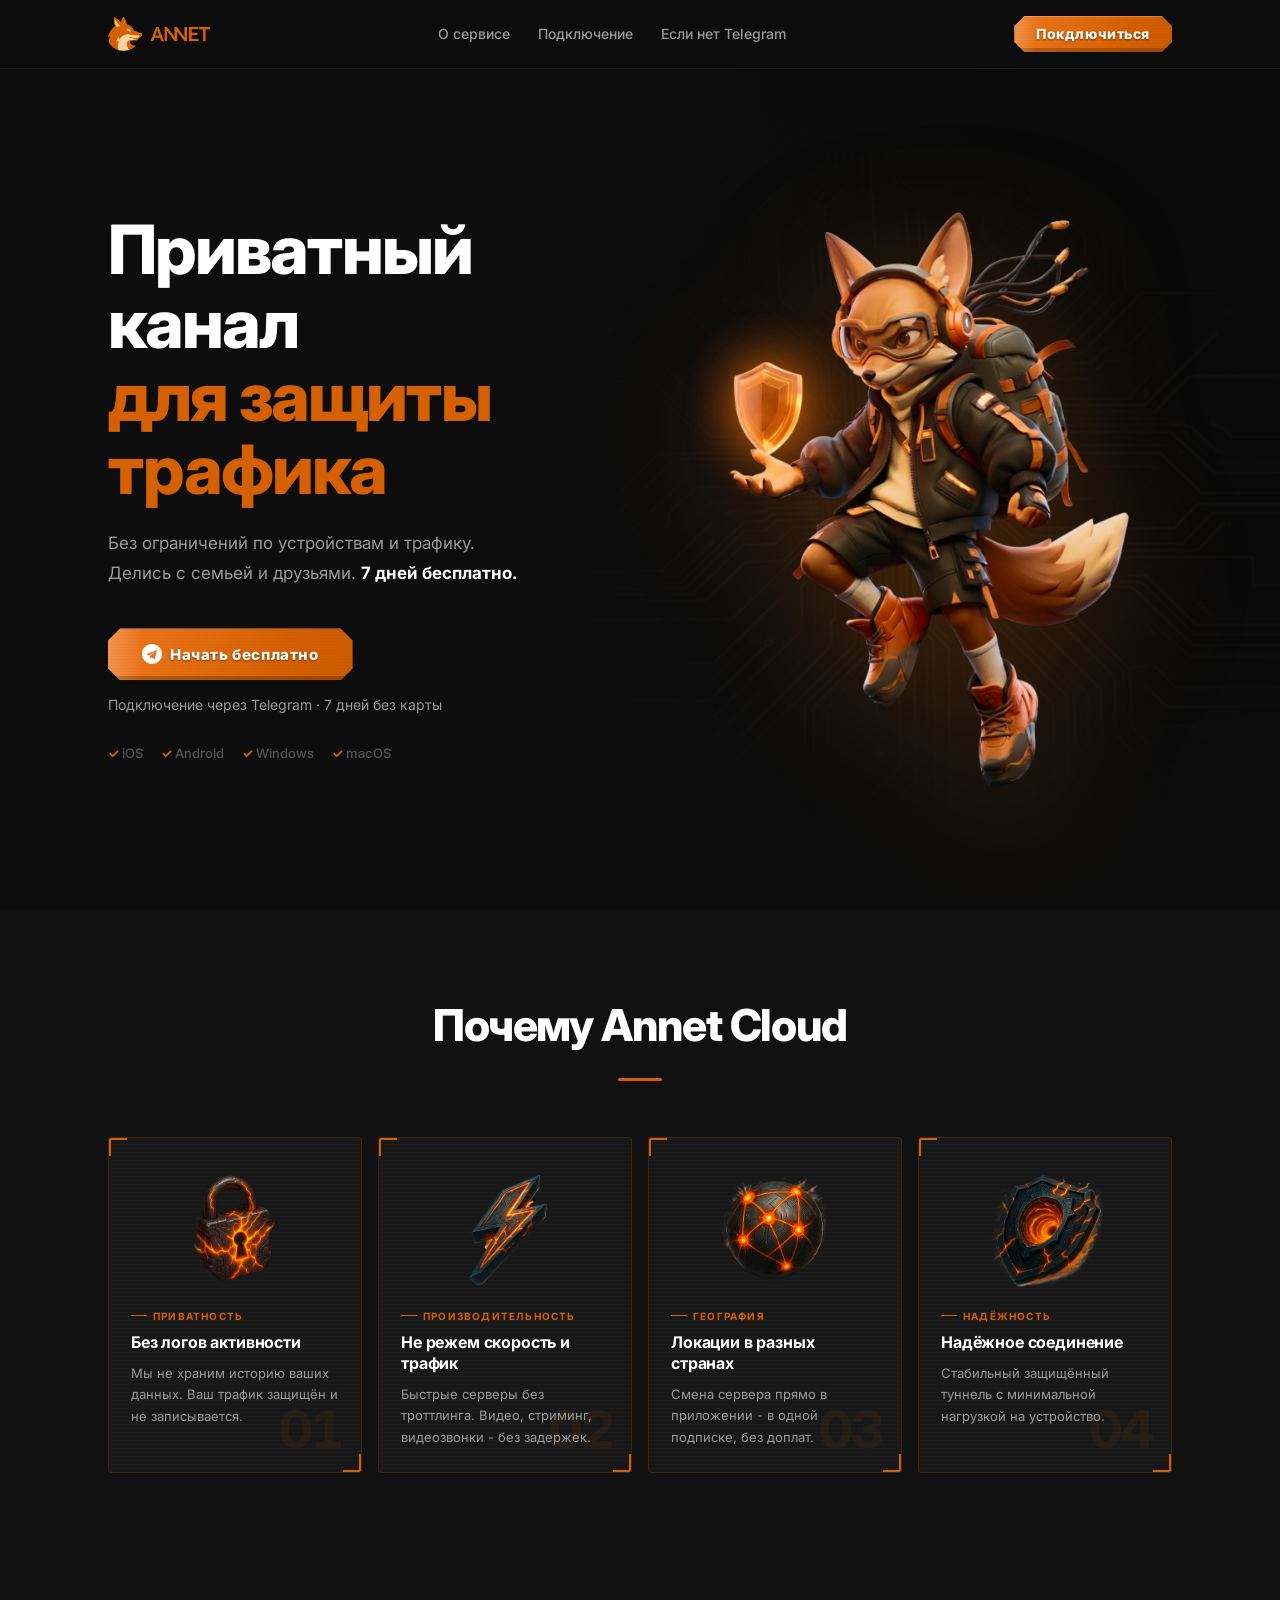
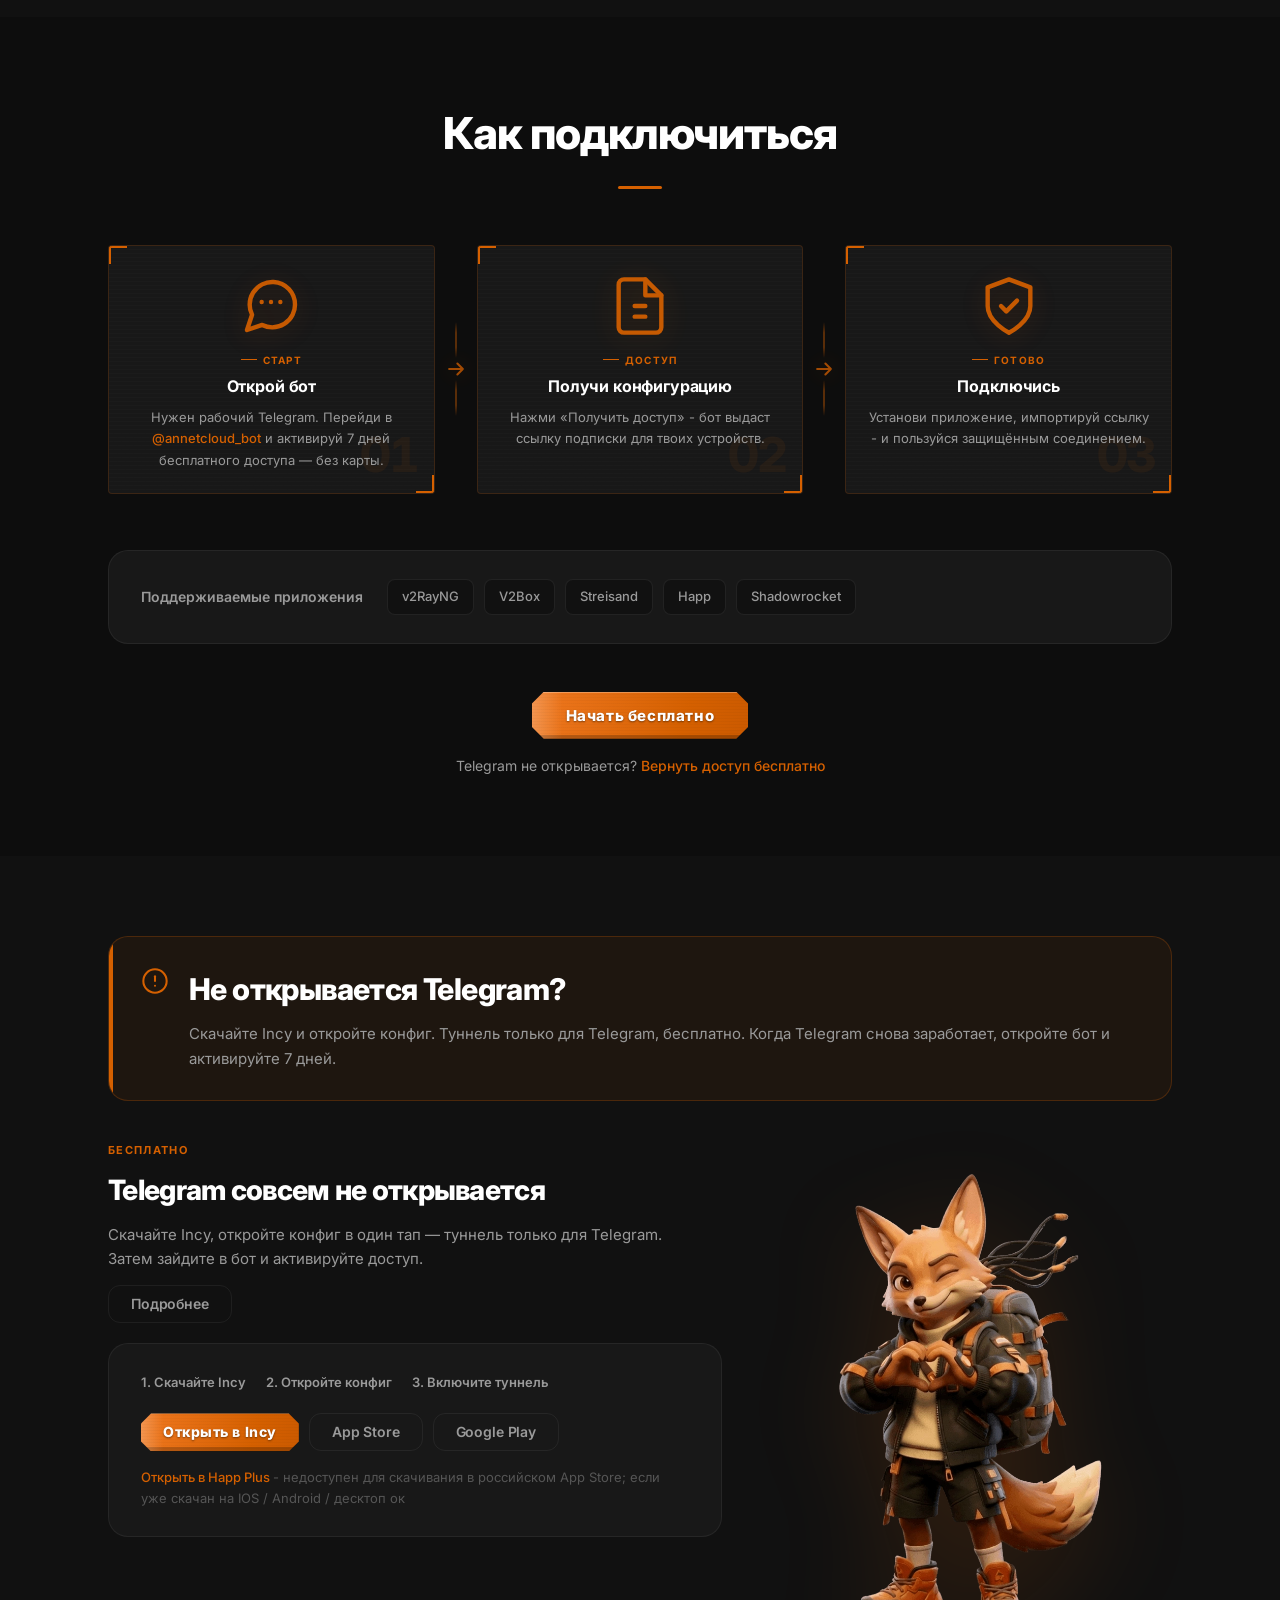
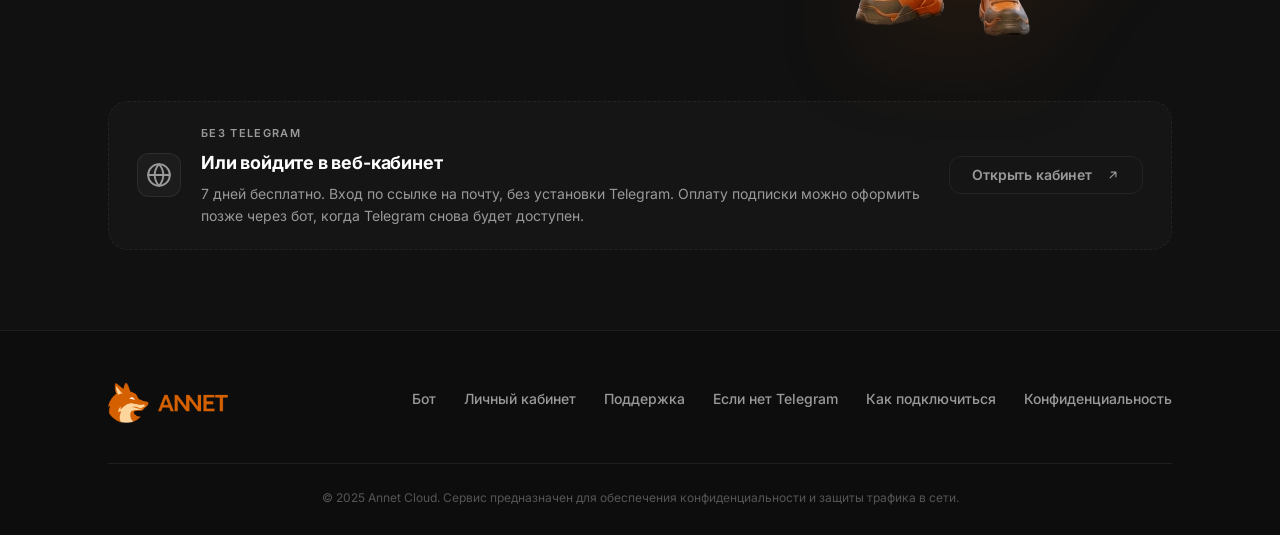
<file: landing/index.html>
<!DOCTYPE html>
<html lang="ru">
<head>
  <meta charset="UTF-8">
  <meta name="viewport" content="width=device-width, initial-scale=1.0">
  <title>Annet Cloud - Защита трафика через Telegram</title>
  <meta name="description" content="Шифрование трафика и защита данных в сети. Подключение через Telegram, 7 дней бесплатно, до 5 устройств, 5 локаций.">
  <meta property="og:title" content="Annet Cloud - Защита трафика через Telegram">
  <meta property="og:description" content="Шифрование трафика для iOS, Android, Windows и macOS. 7 дней бесплатного доступа без карты.">
  <meta property="og:type" content="website">
  <link rel="shortcut icon" type="image/x-icon" href="favicon.ico">
  <link rel="preconnect" href="https://fonts.googleapis.com">
  <link rel="preconnect" href="https://fonts.gstatic.com" crossorigin>
  <link href="https://fonts.googleapis.com/css2?family=Inter:wght@400;500;600;700;800&display=swap" rel="stylesheet">
  <link rel="stylesheet" href="style.css">
  <script>document.documentElement.classList.add('reveal-pending')</script>
    <!-- Yandex.Metrika counter -->
    <script type="text/javascript">
      (function(m,e,t,r,i,k,a){
          m[i]=m[i]||function(){(m[i].a=m[i].a||[]).push(arguments)};
          m[i].l=1*new Date();
          for (var j = 0; j < document.scripts.length; j++) {if (document.scripts[j].src === r) { return; }}
          k=e.createElement(t),a=e.getElementsByTagName(t)[0],k.async=1,k.src=r,a.parentNode.insertBefore(k,a)
      })(window, document,'script','https://mc.yandex.ru/metrika/tag.js?id=108239554', 'ym');

      ym(108239554, 'init', {ssr:true, webvisor:true, clickmap:true, referrer: document.referrer, url: location.href, accurateTrackBounce:true, trackLinks:true});
    </script>
    <noscript><div><img src="https://mc.yandex.ru/watch/108239554" style="position:absolute; left:-9999px;" alt="" /></div></noscript>
    <!-- /Yandex.Metrika counter -->
</head>
<body>
  <!-- ═══════════════════════════════════════
       HEADER
  ═══════════════════════════════════════ -->
  <header class="header">
    <div class="container header-inner">
      <a href="#" class="logo">
        <img src="assets/logo.png" alt="Annet Cloud">
      </a>
      <nav class="header-nav">
        <a href="#features">О сервисе</a>
        <a href="#how">Подключение</a>
        <a href="#proxy">Если нет Telegram</a>
      </nav>
      <a href="https://t.me/annetcloud_bot" class="btn btn-primary btn-hud js-start-gate js-bot-trial" target="_blank" rel="noopener" >
       Покдлючиться
      </a>
    </div>
  </header>

  <!-- ═══════════════════════════════════════
       HERO
  ═══════════════════════════════════════ -->
  <section class="hero">
    <div class="hero-bg-img"></div>
    <div class="hero-bg-overlay"></div>
    <div class="container hero-inner">
      <div class="hero-content">
        <h1 class="hero-title">
          Приватный канал <br>
          <span class="accent">для защиты трафика</span>
        </h1>
        <p class="hero-sub">
           Без ограничений по устройствам и трафику. Делись с семьей и друзьями.
          <span class="hero-sub-small"><b>7 дней бесплатно.</b></span>
        </p>
        <div class="hero-actions">
          <a href="https://t.me/annetcloud_bot" class="btn btn-primary btn-large btn-hud btn-hud-lg js-start-gate js-bot-trial" target="_blank" rel="noopener">
            <svg width="20" height="20" viewBox="0 0 24 24" fill="currentColor" aria-hidden="true"><path d="M12 0C5.373 0 0 5.373 0 12s5.373 12 12 12 12-5.373 12-12S18.627 0 12 0zm5.562 8.248-1.97 9.28c-.146.658-.537.818-1.084.508l-3-2.21-1.447 1.394c-.16.16-.295.295-.605.295l.213-3.053 5.56-5.023c.242-.213-.054-.333-.373-.12L8.984 13.64l-2.961-.924c-.644-.204-.657-.643.135-.953l11.571-4.461c.537-.194 1.006.131.833.946z"/></svg>
            Начать бесплатно
          </a>
        </div>
        <p class="hero-cta-note">Подключение через Telegram · 7 дней без карты</p>
        <div class="hero-platforms">
          <span>iOS</span>
          <span>Android</span>
          <span>Windows</span>
          <span>macOS</span>
        </div>
      </div>
      <div class="hero-visual">
        <img src="assets/fox.webp" alt="" class="hero-fox" aria-hidden="true">
      </div>
    </div>
  </section>

  <!-- ═══════════════════════════════════════
       FEATURES
  ═══════════════════════════════════════ -->
  <section class="section features" id="features">
    <div class="container">
      <h2 class="section-title reveal">Почему Annet Cloud</h2>
      <div class="feat-grid">

        <div class="feat-card reveal">
          <i class="feat-corner-br" aria-hidden="true"></i>
          <span class="feat-num" aria-hidden="true">01</span>
          <div class="feat-img-wrap">
            <img src="assets/feat-lock.webp" alt="" class="feat-img" aria-hidden="true">
          </div>
          <div class="feat-tag">Приватность</div>
          <h3 class="feat-title">Без логов активности</h3>
          <p class="feat-desc">Мы не храним историю ваших данных. Ваш трафик защищён и не записывается.</p>
        </div>

        <div class="feat-card reveal">
          <i class="feat-corner-br" aria-hidden="true"></i>
          <span class="feat-num" aria-hidden="true">02</span>
          <div class="feat-img-wrap">
            <img src="assets/feat-speed.webp" alt="" class="feat-img" aria-hidden="true">
          </div>
          <div class="feat-tag">Производительность</div>
          <h3 class="feat-title">Не режем скорость и трафик</h3>
          <p class="feat-desc">Быстрые серверы без троттлинга. Видео, стриминг, видеозвонки - без задержек.</p>
        </div>

        <div class="feat-card reveal">
          <i class="feat-corner-br" aria-hidden="true"></i>
          <span class="feat-num" aria-hidden="true">03</span>
          <div class="feat-img-wrap">
            <img src="assets/feat-globe.webp" alt="" class="feat-img" aria-hidden="true">
          </div>
          <div class="feat-tag">География</div>
          <h3 class="feat-title">Локации в разных странах</h3>
          <p class="feat-desc">Смена сервера прямо в приложении - в одной подписке, без доплат.</p>
        </div>

        <div class="feat-card reveal">
          <i class="feat-corner-br" aria-hidden="true"></i>
          <span class="feat-num" aria-hidden="true">04</span>
          <div class="feat-img-wrap">
            <img src="assets/feat-shield.webp" alt="" class="feat-img" aria-hidden="true">
          </div>
          <div class="feat-tag">Надёжность</div>
          <h3 class="feat-title">Надёжное соединение</h3>
          <p class="feat-desc">Стабильный защищённый туннель с минимальной нагрузкой на устройство.</p>
        </div>

      </div>

     <!--  <div class="pricing-teaser reveal">
        <div class="pricing-teaser-bg" aria-hidden="true"></div>
        <div class="pricing-teaser-vignette" aria-hidden="true"></div>
        <div class="pricing-teaser-scan" aria-hidden="true"></div>
        <i class="pricing-corner-br" aria-hidden="true"></i>
        <span class="pricing-teaser-serial" aria-hidden="true">SUB</span>

        <div class="pricing-teaser-content">
          <header class="pricing-head">
            <div class="pricing-head-main">
              <div class="pricing-label">Тарифы</div>
              <p class="pricing-tagline">Один аккаунт — все локации, до 5 устройств</p>
            </div>
            <div class="pricing-status" title="Цены на момент публикации">
              <span class="pricing-pulse-dot" aria-hidden="true"></span>
              <span class="pricing-status-text">Актуально</span>
            </div>
          </header>

          <div class="pricing-plans">

            <div class="plan">
              <span class="plan-slot" aria-hidden="true">A1</span>
              <div class="plan-period">1 месяц</div>
              <div class="plan-price">399 <span class="plan-currency">руб.</span></div>
              <div class="plan-promo">первый месяц — 299 руб.</div>
            </div>

            <div class="plan">
              <div class="plan-badge plan-badge-save">−8%</div>
              <span class="plan-slot" aria-hidden="true">A2</span>
              <div class="plan-period">3 месяца</div>
              <div class="plan-price">1 099 <span class="plan-currency">руб.</span></div>
              <div class="plan-per-month">≈ 366 руб/мес</div>
            </div>

            <div class="plan plan-popular">
              <div class="plan-aura-clip" aria-hidden="true">
                <div class="plan-popular-glow"></div>
              </div>
              <div class="plan-badge">−25% · Выгодно</div>
              <span class="plan-slot" aria-hidden="true">★</span>
              <div class="plan-period">6 месяцев</div>
              <div class="plan-price">1 799 <span class="plan-currency">руб.</span></div>
              <div class="plan-per-month">≈ 300 руб/мес</div>
            </div>

            <div class="plan">
              <div class="plan-badge plan-badge-save">−33%</div>
              <span class="plan-slot" aria-hidden="true">A4</span>
              <div class="plan-period">12 месяцев</div>
              <div class="plan-price">3 199 <span class="plan-currency">руб.</span></div>
              <div class="plan-per-month">≈ 267 руб/мес</div>
            </div>

          </div>

          <div class="pricing-cta">
            <a href="https://t.me/annetcloud_bot" class="btn btn-primary btn-hud btn-hud-lg js-bot-trial" target="_blank" rel="noopener">Начать — 7 дней бесплатно</a>
          </div>
        </div>
      </div> -->
    </div>
  </section>

  <!-- ═══════════════════════════════════════
       HOW IT WORKS
  ═══════════════════════════════════════ -->
  <section class="section how" id="how">
    <div class="container">
      <h2 class="section-title reveal">Как подключиться</h2>
      <div class="steps">
        <div class="step reveal">
          <i class="step-corner-br" aria-hidden="true"></i>
          <span class="step-serial" aria-hidden="true">01</span>
          <div class="step-icon-wrap" aria-hidden="true">
            <svg class="step-icon" width="64" height="64" viewBox="0 0 24 24" fill="none" stroke="currentColor" stroke-width="1.65" stroke-linecap="round" stroke-linejoin="round"><path d="M21 11.5a8.38 8.38 0 01-.9 3.8 8.5 8.5 0 01-7.6 4.7 8.38 8.38 0 01-3.8-.9L3 21l1.9-5.7a8.38 8.38 0 01-.9-3.8 8.5 8.5 0 014.7-7.6 8.38 8.38 0 013.8-.9h.5a8.48 8.48 0 018 8.5z"/><path d="M8.5 10.5h.01M12 10.5h.01M15.5 10.5h.01"/></svg>
          </div>
          <div class="step-tag">Старт</div>
          <h3 class="step-title">Открой бот</h3>
          <p class="step-desc">Нужен рабочий Telegram. Перейди в <a href="https://t.me/annetcloud_bot" class="link js-start-gate js-bot-trial" target="_blank" rel="noopener">@annetcloud_bot</a> и активируй 7 дней бесплатного доступа — без карты.</p>
        </div>
        <div class="step-connector" aria-hidden="true">
          <span class="step-connector-line"></span>
          <svg width="22" height="22" viewBox="0 0 16 16" fill="none"><path d="M3 8h10M9 4l4 4-4 4" stroke="currentColor" stroke-width="1.5" stroke-linecap="round" stroke-linejoin="round"/></svg>
          <span class="step-connector-line"></span>
        </div>
        <div class="step reveal">
          <i class="step-corner-br" aria-hidden="true"></i>
          <span class="step-serial" aria-hidden="true">02</span>
          <div class="step-icon-wrap" aria-hidden="true">
            <svg class="step-icon" width="64" height="64" viewBox="0 0 24 24" fill="none" stroke="currentColor" stroke-width="1.65" stroke-linecap="round" stroke-linejoin="round"><path d="M14 2H6a2 2 0 00-2 2v16a2 2 0 002 2h12a2 2 0 002-2V8z"/><path d="M14 2v6h6M10 12h4M10 16h4"/></svg>
          </div>
          <div class="step-tag">Доступ</div>
          <h3 class="step-title">Получи конфигурацию</h3>
          <p class="step-desc">Нажми «Получить доступ» - бот выдаст ссылку подписки для твоих устройств.</p>
        </div>
        <div class="step-connector" aria-hidden="true">
          <span class="step-connector-line"></span>
          <svg width="22" height="22" viewBox="0 0 16 16" fill="none"><path d="M3 8h10M9 4l4 4-4 4" stroke="currentColor" stroke-width="1.5" stroke-linecap="round" stroke-linejoin="round"/></svg>
          <span class="step-connector-line"></span>
        </div>
        <div class="step reveal">
          <i class="step-corner-br" aria-hidden="true"></i>
          <span class="step-serial" aria-hidden="true">03</span>
          <div class="step-icon-wrap" aria-hidden="true">
            <svg class="step-icon" width="64" height="64" viewBox="0 0 24 24" fill="none" stroke="currentColor" stroke-width="1.65" stroke-linecap="round" stroke-linejoin="round"><path d="M12 22s8-4 8-10V5l-8-3-8 3v7c0 6 8 10 8 10z"/><path d="M9 12l2 2 4-4"/></svg>
          </div>
          <div class="step-tag">Готово</div>
          <h3 class="step-title">Подключись</h3>
          <p class="step-desc">Установи приложение, импортируй ссылку - и пользуйся защищённым соединением.</p>
        </div>
      </div>

      <div class="apps-row reveal">
        <div class="apps-title">Поддерживаемые приложения</div>
        <div class="apps-list">
          <div class="app-chip">v2RayNG</div>
          <div class="app-chip">V2Box</div>
          <div class="app-chip">Streisand</div>
          <div class="app-chip">Happ</div>
          <div class="app-chip">Shadowrocket</div>
        </div>
      </div>

      <div class="how-cta reveal">
        <a href="https://t.me/annetcloud_bot" class="btn btn-primary btn-large btn-hud btn-hud-lg js-start-gate js-bot-trial" target="_blank" rel="noopener">Начать бесплатно</a>
        <p class="how-cta-escape">
          Telegram не открывается?
          <a href="#proxy" class="link">Вернуть доступ бесплатно</a>
        </p>
      </div>
    </div>
  </section>

  <!-- ═══════════════════════════════════════
       TELEGRAM HELP: free sub + cabinet
  ═══════════════════════════════════════ -->
  <section class="section proxy-section" id="proxy">
    <div class="container">
      <div class="proxy-alert reveal">
        <div class="proxy-alert-icon" aria-hidden="true">
          <svg width="28" height="28" viewBox="0 0 24 24" fill="none" stroke="currentColor" stroke-width="1.75" stroke-linecap="round" stroke-linejoin="round"><circle cx="12" cy="12" r="10"/><line x1="12" y1="8" x2="12" y2="12"/><line x1="12" y1="16" x2="12.01" y2="16"/></svg>
        </div>
        <div class="proxy-alert-body">
          <h2 class="proxy-title">Не открывается Telegram?</h2>
          <p class="proxy-sub">
            Скачайте Incy и откройте конфиг. Туннель только для Telegram, бесплатно.
            Когда Telegram снова заработает, откройте бот и активируйте 7 дней.
          </p>
        </div>
      </div>

      <div class="proxy-layout tg-help-layout">
        <div class="proxy-layout-main">

          <!-- Вариант 1: Telegram совсем не открывается -->
          <div class="tg-help-method free-tg-block" id="free-tg">
            <div class="tg-help-method-head reveal">
              <div class="free-tg-eyebrow">Бесплатно</div>
              <h3 class="free-tg-title">Telegram совсем не открывается</h3>
              <p class="free-tg-sub">
                Скачайте Incy, откройте конфиг в один тап — туннель только для Telegram.
                Затем зайдите в бот и активируйте доступ.
              </p>
              <a href="free-tg.html" class="btn btn-ghost free-tg-more">Подробнее</a>
            </div>

            <div class="free-tg-card reveal">
              <div class="free-tg-card-main">
                <div class="free-tg-steps-mini">
                  <span>1. Скачайте Incy</span>
                  <span>2. Откройте конфиг</span>
                  <span>3. Включите туннель</span>
                </div>
                <div class="free-tg-actions">
                  <a href="https://api.annet.cloud/api/vpn/deeplink/open?target=incy%3A%2F%2Fadd%2Fhttps%3A%2F%2Frem.annet.cloud%3A9443%2Fapi%2Fsub%2Fo4uyGMSEXup1YDvw&amp;sub=https%3A%2F%2Frem.annet.cloud%3A9443%2Fapi%2Fsub%2Fo4uyGMSEXup1YDvw"
                     class="btn btn-primary btn-hud"
                     target="_blank" rel="noopener"
                     onclick="ym(108239554,'reachGoal','free_tg_open_incy'); ym(108239554,'reachGoal','get_free_subscribe'); return true;">
                    Открыть в Incy
                  </a>
                  <a href="https://apps.apple.com/ru/app/incy/id6756943388"
                     class="btn btn-ghost"
                     target="_blank" rel="noopener"
                     onclick="ym(108239554,'reachGoal','free_tg_download_incy'); return true;">
                    App Store
                  </a>
                  <a href="https://play.google.com/store/apps/details?id=llc.itdev.incy&hl=ru"
                     class="btn btn-ghost"
                     target="_blank" rel="noopener"
                     onclick="ym(108239554,'reachGoal','free_tg_download_incy'); return true;">
                    Google Play
                  </a>
                </div>
                <div class="free-tg-happ">
                  <a href="https://api.annet.cloud/api/vpn/deeplink/open?target=happ%3A%2F%2Fadd%2Fhttps%3A%2F%2Frem.annet.cloud%3A9443%2Fapi%2Fsub%2Fo4uyGMSEXup1YDvw&amp;sub=https%3A%2F%2Frem.annet.cloud%3A9443%2Fapi%2Fsub%2Fo4uyGMSEXup1YDvw"
                     class="link"
                     target="_blank" rel="noopener"
                     onclick="ym(108239554,'reachGoal','free_tg_open_happ'); ym(108239554,'reachGoal','get_free_subscribe'); return true;">
                    Открыть в Happ Plus
                  </a>
                  <span class="free-tg-happ-note">- недоступен для скачивания в российском App Store; если уже скачан на IOS / Android / десктоп ок</span>
                </div>
              </div>
            </div>
          </div>

        </div>

        <aside class="proxy-layout-aside" aria-hidden="true">
          <img src="assets/annet_love_you.webp" alt="" class="proxy-mascot">
        </aside>
      </div>

      <!-- Веб-кабинет — в конце -->
      <div class="cabinet-alt reveal">
        <div class="cabinet-alt-icon" aria-hidden="true">
          <svg width="26" height="26" viewBox="0 0 24 24" fill="none" stroke="currentColor" stroke-width="1.75" stroke-linecap="round" stroke-linejoin="round"><circle cx="12" cy="12" r="10"/><path d="M2 12h20M12 2a15.3 15.3 0 0 1 4 10 15.3 15.3 0 0 1-4 10 15.3 15.3 0 0 1-4-10 15.3 15.3 0 0 1 4-10z"/></svg>
        </div>
        <div class="cabinet-alt-body">
          <div class="cabinet-alt-eyebrow">Без Telegram</div>
          <h3 class="cabinet-alt-title">Или войдите в веб-кабинет</h3>
          <p class="cabinet-alt-sub">
            7 дней бесплатно. Вход по ссылке на почту, без установки Telegram.
            Оплату подписки можно оформить позже через бот, когда Telegram снова будет доступен.
          </p>
        </div>
        <div class="cabinet-alt-cta">
          <a href="https://my.annet.online/login" class="btn btn-ghost js-cabinet-link" target="_blank" rel="noopener" onclick="ym(108239554,'reachGoal','web_link'); return true;">
            Открыть кабинет
            <svg width="14" height="14" viewBox="0 0 24 24" fill="none" stroke="currentColor" stroke-width="2" stroke-linecap="round" stroke-linejoin="round" aria-hidden="true" style="margin-left:6px"><path d="M7 17L17 7M9 7h8v8"/></svg>
          </a>
        </div>
      </div>
    </div>
  </section>

  <!-- ═══════════════════════════════════════
       FOOTER
  ═══════════════════════════════════════ -->
  <footer class="footer">
    <div class="container footer-inner reveal">
      <div class="footer-brand">
        <img src="assets/logo.png" alt="Annet Cloud" class="footer-logo">
      </div>
      <nav class="footer-nav">
        <a href="https://t.me/annetcloud_bot" class="js-start-gate js-bot-trial" target="_blank" rel="noopener">Бот</a>
        <a href="https://my.annet.online/login" class="js-cabinet-link" target="_blank" rel="noopener" onclick="ym(108239554,'reachGoal','web_link'); return true;">Личный кабинет</a>
        <a href="tg://resolve?domain=annetcloud_support">Поддержка</a>
        <a href="#proxy">Если нет Telegram</a>
        <a href="#how">Как подключиться</a>
        <a href="privacy.html">Конфиденциальность</a>
      </nav>
    </div>
    <div class="container footer-copy">
      <p>© 2025 Annet Cloud. Сервис предназначен для обеспечения конфиденциальности и защиты трафика в сети.</p>
    </div>
  </footer>

  <!-- CTA gate: ask about Telegram before opening the bot -->
  <div class="cta-gate" id="cta-gate" hidden>
    <div class="cta-gate-backdrop" data-gate-close></div>
    <div class="cta-gate-dialog" role="dialog" aria-modal="true" aria-labelledby="cta-gate-title">
      <button type="button" class="cta-gate-close" data-gate-close aria-label="Закрыть">
        <svg width="18" height="18" viewBox="0 0 24 24" fill="none" stroke="currentColor" stroke-width="2" stroke-linecap="round" aria-hidden="true"><path d="M18 6L6 18M6 6l12 12"/></svg>
      </button>
      <p class="cta-gate-eyebrow">Перед стартом</p>
      <h2 class="cta-gate-title" id="cta-gate-title">Telegram у вас открывается?</h2>
      <p class="cta-gate-sub">
        Бот и активация триала работают только через Telegram.
        Если приложение не заходит — сначала верните доступ, потом продолжите.
      </p>
      <div class="cta-gate-choices">
        <a href="https://t.me/annetcloud_bot"
           class="cta-gate-choice cta-gate-choice-yes js-bot-trial"
           target="_blank" rel="noopener"
           onclick="ym(108239554,'reachGoal','gate_tg_yes'); return true;">
          <span class="cta-gate-choice-label">Да, открывается</span>
          <span class="cta-gate-choice-desc">Перейти в бот и получить 7 дней</span>
        </a>
        <a href="#proxy"
           class="cta-gate-choice cta-gate-choice-no"
           data-gate-help
           onclick="ym(108239554,'reachGoal','gate_tg_no'); return true;">
          <span class="cta-gate-choice-label">Нет, не открывается</span>
          <span class="cta-gate-choice-desc">Выберите способ вернуть Telegram бесплатно</span>
        </a>
      </div>
    </div>
  </div>

  <script>
    (function () {
      var gate = document.getElementById('cta-gate');
      if (!gate) return;
      var dialog = gate.querySelector('.cta-gate-dialog');
      var lastFocus = null;

      function openGate() {
        lastFocus = document.activeElement;
        gate.hidden = false;
        document.body.classList.add('cta-gate-open');
        if (typeof ym === 'function') ym(108239554, 'reachGoal', 'gate_open');
        var focusable = dialog.querySelector('.cta-gate-choice');
        if (focusable) focusable.focus();
      }

      function closeGate() {
        gate.hidden = true;
        document.body.classList.remove('cta-gate-open');
        if (lastFocus && typeof lastFocus.focus === 'function') lastFocus.focus();
      }

      document.querySelectorAll('.js-start-gate').forEach(function (el) {
        el.addEventListener('click', function (e) {
          e.preventDefault();
          openGate();
        });
      });

      // Trial CTAs that open the bot directly (not the gate) also count as start_trial.
      document.querySelectorAll('a.js-bot-trial:not(.js-start-gate)').forEach(function (el) {
        el.addEventListener('click', function () {
          if (typeof ym === 'function') ym(108239554, 'reachGoal', 'start_trial');
        });
      });

      gate.querySelectorAll('[data-gate-close]').forEach(function (el) {
        el.addEventListener('click', closeGate);
      });

      var yesBtn = gate.querySelector('.cta-gate-choice-yes');
      if (yesBtn) {
        yesBtn.addEventListener('click', function () {
          closeGate();
        });
      }

      var helpBtn = gate.querySelector('[data-gate-help]');
      if (helpBtn) {
        helpBtn.addEventListener('click', function () {
          closeGate();
        });
      }

      document.addEventListener('keydown', function (e) {
        if (e.key === 'Escape' && !gate.hidden) closeGate();
      });
    })();
  </script>

  <script>
    (function () {
      var BOT_BASE = 'https://t.me/annetcloud_bot';
      var CABINET_URL = 'https://my.annet.online/login';

      function sanitizeStartParam(raw) {
        if (!raw) return null;
        raw = raw.trim();
        if (!raw) return null;
        return raw.replace(/[^a-zA-Z0-9_-]/g, '') || null;
      }

      function getStartCode() {
        return sanitizeStartParam(new URLSearchParams(window.location.search).get('start_code'));
      }

      function getStartPromo() {
        return sanitizeStartParam(new URLSearchParams(window.location.search).get('start_promo'));
      }

      function buildBotPayload(prefix, value) {
        if (!value) return null;
        var payload = prefix + value;
        return payload.length > 64 ? payload.slice(0, 64) : payload;
      }

      var YCLID_KEY = 'annet_yclid';
      var YCLID_RE = /^\d{1,25}$/;

      function buildLandingQuery() {
        var qs = [];
        var code = getStartCode();
        var promo = getStartPromo();
        var yclid = getYclid();
        if (code) qs.push('start_code=' + encodeURIComponent(code));
        if (promo) qs.push('start_promo=' + encodeURIComponent(promo));
        if (yclid) qs.push('yclid=' + encodeURIComponent(yclid));
        return qs.length ? '?' + qs.join('&') : '';
      }

      function getYclid() {
        var fromUrl = new URLSearchParams(window.location.search).get('yclid') || '';
        if (fromUrl && YCLID_RE.test(fromUrl)) {
          try { sessionStorage.setItem(YCLID_KEY, fromUrl); } catch (e) {}
          return fromUrl;
        }
        try {
          var stored = sessionStorage.getItem(YCLID_KEY) || '';
          if (stored && YCLID_RE.test(stored)) return stored;
        } catch (e) {}
        return '';
      }

      function buildBotStart(isTrial) {
        var yclid = getYclid();
        var code = getStartCode();
        var promo = getStartPromo();
        if (yclid && YCLID_RE.test(yclid)) {
          var suffix = '';
          if (promo) suffix = '-p_' + promo.replace(/[^a-zA-Z0-9_-]/g, '').slice(0, 30);
          else if (code) suffix = '-c_' + code.replace(/[^a-zA-Z0-9_-]/g, '').slice(0, 30);
          else if (isTrial) suffix = '-t';
          var yclidPayload = 'y_' + yclid + suffix;
          return yclidPayload.length <= 64 ? yclidPayload : ('y_' + yclid);
        }
        if (isTrial) return 't';
        if (promo) return buildBotPayload('promo_', promo);
        if (code) return buildBotPayload('code_', code);
        return null;
      }

      function updateLinks() {
        var code = getStartCode();
        var promo = getStartPromo();
        var botPayload = buildBotStart(false);
        var botHref = botPayload ? BOT_BASE + '?start=' + encodeURIComponent(botPayload) : BOT_BASE;
        document.querySelectorAll('a.js-bot-link').forEach(function (a) {
          a.href = botHref;
        });

        var trialPayload = buildBotStart(true);
        var trialHref = trialPayload ? BOT_BASE + '?start=' + encodeURIComponent(trialPayload) : BOT_BASE;
        document.querySelectorAll('a.js-bot-trial').forEach(function (a) {
          a.href = trialHref;
        });

        var landingQs = buildLandingQuery();
        ['tg-check.html', 'free-tg.html', 'proxy.html', 'index.html'].forEach(function (page) {
          document.querySelectorAll('a[href="' + page + '"]').forEach(function (a) {
            a.href = page + landingQs;
          });
        });

        var ref = promo || code;
        var cabinetHref = ref ? CABINET_URL + '?ref=' + encodeURIComponent(ref) : CABINET_URL;
        document.querySelectorAll('a.js-cabinet-link').forEach(function (a) {
          a.href = cabinetHref;
        });
      }

      if (document.readyState === 'loading') {
        document.addEventListener('DOMContentLoaded', updateLinks);
      } else {
        updateLinks();
      }
    })();
  </script>

  <script>
    (function () {
      if (!document.documentElement.classList.contains('reveal-pending')) return;
      var reduce = window.matchMedia('(prefers-reduced-motion: reduce)').matches;
      var nodes = document.querySelectorAll('.reveal');
      if (!nodes.length) return;
      if (reduce) {
        nodes.forEach(function (el) { el.classList.add('revealed'); });
        return;
      }
      var obs = new IntersectionObserver(
        function (entries) {
          entries.forEach(function (entry) {
            if (!entry.isIntersecting) return;
            entry.target.classList.add('revealed');
            obs.unobserve(entry.target);
          });
        },
        { rootMargin: '0px 0px -7% 0px', threshold: 0.08 }
      );
      nodes.forEach(function (el) { obs.observe(el); });
    })();
  </script>
    <script src="//code.jivo.ru/widget/XGshhGjYnR" async></script>

</body>
</html>
</file>
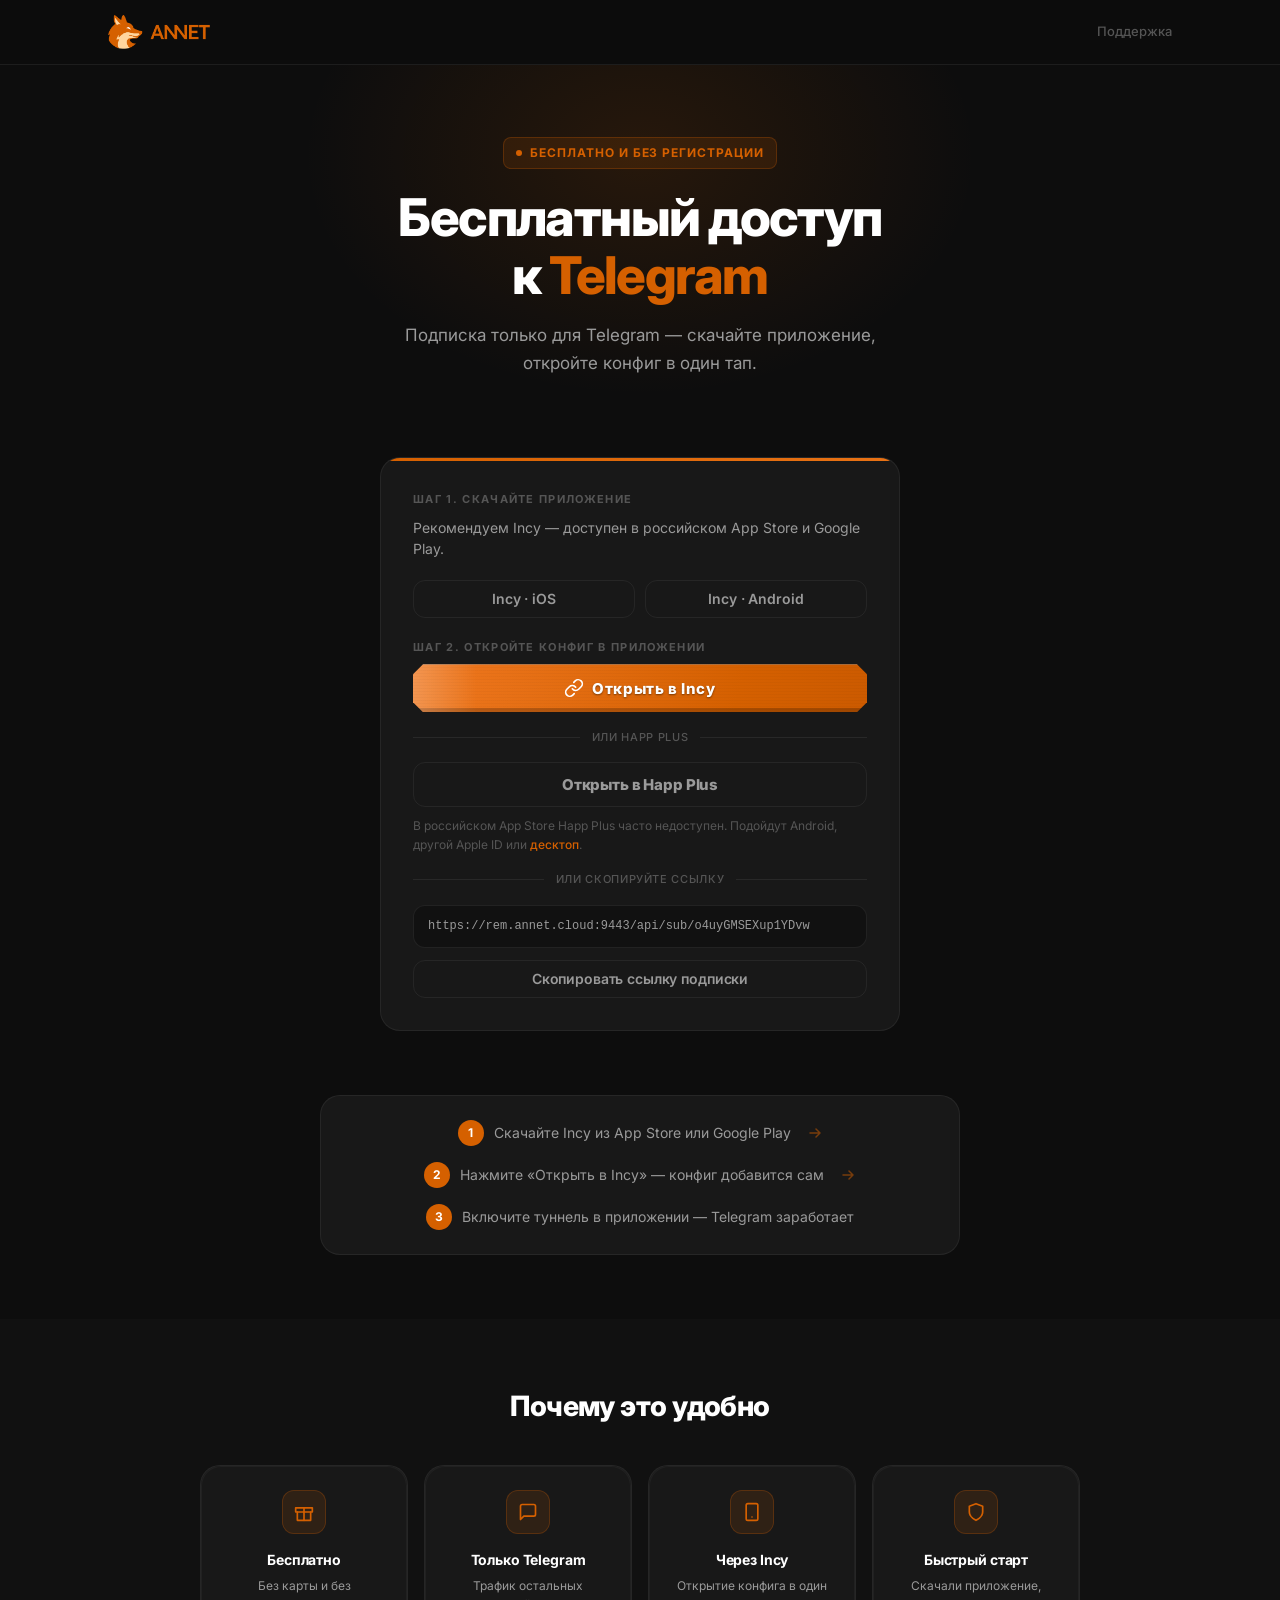
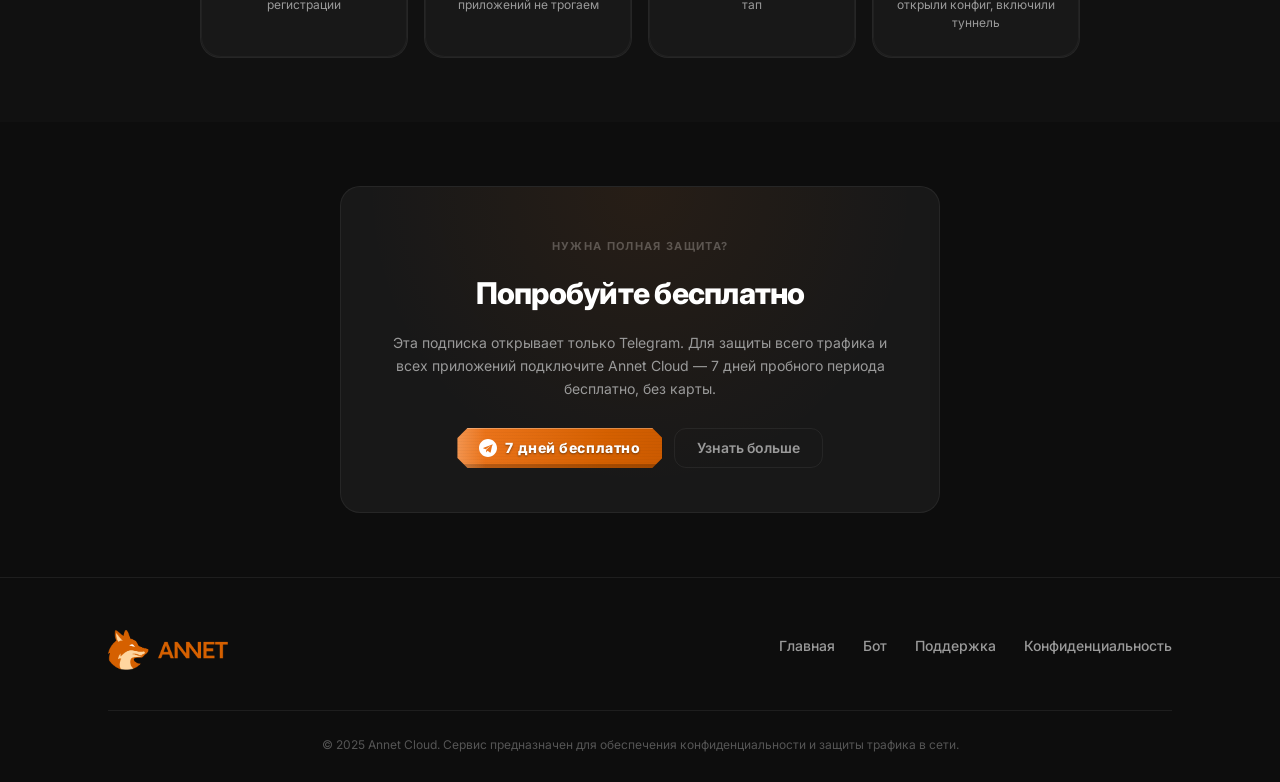
<file: landing/free-tg.html>
<!DOCTYPE html>
<html lang="ru">
<head>
  <meta charset="UTF-8">
  <meta name="viewport" content="width=device-width, initial-scale=1.0">
  <title>Бесплатный доступ к Telegram — Annet Cloud</title>
  <meta name="description" content="Бесплатная подписка только для Telegram. Скачайте Incy, откройте конфиг в один тап — без регистрации и без карты.">
  <meta property="og:title" content="Бесплатный доступ к Telegram — Annet Cloud">
  <meta property="og:description" content="Бесплатная подписка только для Telegram. Скачайте Incy и подключитесь за минуту.">
  <meta property="og:type" content="website">
  <link rel="shortcut icon" type="image/x-icon" href="favicon.ico">
  <link rel="preconnect" href="https://fonts.googleapis.com">
  <link rel="preconnect" href="https://fonts.gstatic.com" crossorigin>
  <link href="https://fonts.googleapis.com/css2?family=Inter:wght@400;500;600;700;800&display=swap" rel="stylesheet">
  <link rel="stylesheet" href="style.css">
  <script>document.documentElement.classList.add('reveal-pending')</script>

  <!-- Yandex.Metrika counter -->
  <script type="text/javascript">
    (function(m,e,t,r,i,k,a){
        m[i]=m[i]||function(){(m[i].a=m[i].a||[]).push(arguments)};
        m[i].l=1*new Date();
        for (var j = 0; j < document.scripts.length; j++) {if (document.scripts[j].src === r) { return; }}
        k=e.createElement(t),a=e.getElementsByTagName(t)[0],k.async=1,k.src=r,a.parentNode.insertBefore(k,a)
    })(window, document,'script','https://mc.yandex.ru/metrika/tag.js?id=108239554', 'ym');
    ym(108239554, 'init', {ssr:true, webvisor:true, clickmap:true, referrer: document.referrer, url: location.href, accurateTrackBounce:true, trackLinks:true});
  </script>
  <noscript><div><img src="https://mc.yandex.ru/watch/108239554" style="position:absolute; left:-9999px;" alt="" /></div></noscript>
  <!-- /Yandex.Metrika counter -->

  <style>
    .pl-page {
      min-height: 100svh;
      display: flex;
      flex-direction: column;
    }

    .pl-header {
      position: sticky;
      top: 0;
      z-index: 100;
      background: rgba(13, 13, 13, 0.82);
      backdrop-filter: blur(16px);
      -webkit-backdrop-filter: blur(16px);
      border-bottom: 1px solid var(--border);
    }

    .pl-header-inner {
      display: flex;
      align-items: center;
      justify-content: space-between;
      height: 64px;
    }

    .pl-support-link {
      font-size: 13px;
      font-weight: 500;
      color: var(--text-dim);
      transition: color var(--transition);
    }

    .pl-support-link:hover {
      color: var(--text-muted);
    }

    .pl-hero {
      flex: 1;
      display: flex;
      align-items: center;
      justify-content: center;
      padding: 72px 24px 56px;
      text-align: center;
      position: relative;
      overflow: hidden;
    }

    .pl-hero::before {
      content: '';
      position: absolute;
      top: -160px;
      left: 50%;
      transform: translateX(-50%);
      width: 700px;
      height: 500px;
      background: radial-gradient(ellipse at center, rgba(213, 96, 0, 0.13) 0%, transparent 68%);
      pointer-events: none;
    }

    .pl-hero-inner {
      position: relative;
      z-index: 1;
      max-width: 640px;
      width: 100%;
    }

    .pl-eyebrow {
      display: inline-flex;
      align-items: center;
      gap: 8px;
      font-size: 12px;
      font-weight: 700;
      letter-spacing: 0.08em;
      text-transform: uppercase;
      color: var(--accent);
      background: var(--accent-dim);
      border: 1px solid var(--accent-border);
      border-radius: var(--radius-sm);
      padding: 5px 12px;
      margin-bottom: 20px;
    }

    .pl-eyebrow-dot {
      width: 6px;
      height: 6px;
      border-radius: 50%;
      background: var(--accent);
      animation: eyebrowPulse 1.8s ease-in-out infinite;
      flex-shrink: 0;
    }

    @keyframes eyebrowPulse {
      0%, 100% { opacity: 1; transform: scale(1); }
      50% { opacity: 0.55; transform: scale(0.85); }
    }

    @media (prefers-reduced-motion: reduce) {
      .pl-eyebrow-dot { animation: none; }
    }

    .pl-hero-title {
      font-size: clamp(30px, 6vw, 52px);
      font-weight: 800;
      letter-spacing: -0.03em;
      line-height: 1.12;
      margin-bottom: 16px;
    }

    .pl-hero-title .accent {
      color: var(--accent);
    }

    .pl-hero-sub {
      font-size: clamp(15px, 2vw, 17px);
      color: var(--text-muted);
      line-height: 1.65;
      margin-bottom: 24px;
      max-width: 520px;
      margin-left: auto;
      margin-right: auto;
    }

    .pl-connect-wrap {
      display: flex;
      justify-content: center;
      padding: 0 24px 64px;
    }

    .pl-connect-card {
      background: var(--bg-card);
      border: 1px solid var(--border-card);
      border-radius: var(--radius-lg);
      padding: 32px;
      width: 100%;
      max-width: 520px;
      position: relative;
      overflow: hidden;
      transition: border-color var(--transition), box-shadow var(--transition);
    }

    .pl-connect-card::before {
      content: '';
      position: absolute;
      top: 0;
      left: 0;
      right: 0;
      height: 3px;
      background: linear-gradient(90deg, var(--accent) 0%, var(--accent-hover) 50%, var(--accent) 100%);
      background-size: 200% 100%;
      animation: topBarShift 3s linear infinite;
    }

    @keyframes topBarShift {
      0% { background-position: 0% 0%; }
      100% { background-position: 200% 0%; }
    }

    @media (prefers-reduced-motion: reduce) {
      .pl-connect-card::before { animation: none; }
    }

    .pl-connect-card:hover {
      border-color: var(--accent-border);
      box-shadow: 0 20px 60px rgba(0, 0, 0, 0.45);
    }

    .pl-connect-label {
      font-size: 11px;
      font-weight: 700;
      letter-spacing: 0.12em;
      text-transform: uppercase;
      color: var(--text-dim);
      margin-bottom: 8px;
    }

    .pl-connect-hint {
      font-size: 14px;
      color: var(--text-muted);
      line-height: 1.55;
      margin-bottom: 20px;
    }

    .pl-connect-btn-wrap {
      display: flex;
      flex-direction: column;
      gap: 10px;
      margin-bottom: 16px;
    }

    .pl-connect-btn-wrap .btn {
      width: 100%;
      justify-content: center;
      padding: 14px 20px;
      font-size: 15px;
      font-weight: 800;
    }

    .pl-download-row {
      display: flex;
      gap: 10px;
      flex-wrap: wrap;
      margin-bottom: 20px;
    }

    .pl-download-row .btn {
      flex: 1;
      min-width: 140px;
      justify-content: center;
    }

    .pl-divider {
      display: flex;
      align-items: center;
      gap: 12px;
      margin-bottom: 16px;
    }

    .pl-divider-line {
      flex: 1;
      height: 1px;
      background: var(--border);
    }

    .pl-divider-text {
      font-size: 11px;
      color: var(--text-dim);
      font-weight: 500;
      letter-spacing: 0.06em;
      text-transform: uppercase;
      flex-shrink: 0;
    }

    .pl-secondary-note {
      font-size: 12px;
      color: var(--text-dim);
      line-height: 1.55;
      margin: 10px 0 16px;
    }

    .pl-copy-block {
      background: var(--bg-alt);
      border: 1px solid var(--border);
      border-radius: var(--radius);
      padding: 12px 14px;
      margin-bottom: 12px;
    }

    .pl-copy-url {
      display: block;
      font-family: 'SF Mono', 'Fira Code', 'Courier New', monospace;
      font-size: 12px;
      color: var(--text-muted);
      word-break: break-all;
      line-height: 1.45;
    }

    .pl-alt-link {
      display: block;
      text-align: center;
      margin-top: 8px;
      font-size: 13px;
      color: var(--text-dim);
    }

    .pl-alt-link a {
      color: var(--text-muted);
      text-decoration: underline;
      text-underline-offset: 3px;
    }

    .pl-alt-link a:hover {
      color: var(--accent);
    }

    .pl-steps-wrap {
      padding: 0 24px 64px;
    }

    .pl-benefits {
      padding: 64px 24px;
      background: var(--bg-alt);
    }

    .pl-benefits-title {
      font-size: clamp(20px, 2.8vw, 28px);
      font-weight: 800;
      letter-spacing: -0.02em;
      text-align: center;
      margin-bottom: 36px;
    }

    .pl-benefits-grid {
      display: grid;
      grid-template-columns: repeat(4, 1fr);
      gap: 16px;
      max-width: 880px;
      margin: 0 auto;
    }

    .pl-benefit-card {
      background: var(--bg-card);
      border: 1px solid var(--border-card);
      border-radius: var(--radius-lg);
      padding: 24px 20px;
      text-align: center;
      transition: border-color var(--transition), transform var(--transition), box-shadow var(--transition);
      position: relative;
      overflow: hidden;
    }

    .pl-benefit-card::after {
      content: '';
      position: absolute;
      inset: 0;
      border-radius: inherit;
      box-shadow: inset 0 0 0 1px rgba(255, 255, 255, 0.04);
      pointer-events: none;
    }

    .pl-benefit-card:hover {
      border-color: var(--accent-border);
      transform: translateY(-4px);
      box-shadow: 0 16px 40px rgba(0, 0, 0, 0.35);
    }

    .pl-benefit-icon {
      width: 44px;
      height: 44px;
      background: var(--accent-dim);
      border: 1px solid var(--accent-border);
      border-radius: 12px;
      display: flex;
      align-items: center;
      justify-content: center;
      margin: 0 auto 14px;
      color: var(--accent);
    }

    .pl-benefit-name {
      font-size: 14px;
      font-weight: 700;
      margin-bottom: 6px;
      letter-spacing: -0.01em;
    }

    .pl-benefit-desc {
      font-size: 12px;
      color: var(--text-muted);
      line-height: 1.55;
    }

    .pl-upsell {
      padding: 64px 24px;
    }

    .pl-upsell-inner {
      max-width: 600px;
      margin: 0 auto;
      text-align: center;
      background: var(--bg-card);
      border: 1px solid var(--border-card);
      border-radius: var(--radius-lg);
      padding: 44px 40px;
      position: relative;
      overflow: hidden;
    }

    .pl-upsell-inner::before {
      content: '';
      position: absolute;
      inset: 0;
      background: radial-gradient(ellipse at 50% 0%, rgba(213, 96, 0, 0.08) 0%, transparent 65%);
      pointer-events: none;
    }

    .pl-upsell-eyebrow {
      display: inline-block;
      font-size: 11px;
      font-weight: 700;
      letter-spacing: 0.12em;
      text-transform: uppercase;
      color: var(--text-dim);
      margin-bottom: 14px;
    }

    .pl-upsell-title {
      font-size: clamp(22px, 3.5vw, 30px);
      font-weight: 800;
      letter-spacing: -0.025em;
      margin-bottom: 12px;
      position: relative;
    }

    .pl-upsell-sub {
      font-size: 14px;
      color: var(--text-muted);
      line-height: 1.65;
      margin-bottom: 28px;
      position: relative;
    }

    .pl-upsell-actions {
      display: flex;
      gap: 12px;
      justify-content: center;
      flex-wrap: wrap;
      position: relative;
    }

    @media (max-width: 860px) {
      .pl-benefits-grid {
        grid-template-columns: repeat(2, 1fr);
      }
    }

    @media (max-width: 560px) {
      .pl-hero {
        padding: 56px 20px 44px;
      }

      .pl-connect-card {
        padding: 24px 20px;
      }

      .pl-upsell-inner {
        padding: 32px 24px;
      }

      .pl-benefits-grid {
        grid-template-columns: 1fr 1fr;
        gap: 12px;
      }

      .pl-benefit-card {
        padding: 20px 14px;
      }
    }

    @media (max-width: 400px) {
      .pl-benefits-grid {
        grid-template-columns: 1fr;
      }
    }
  </style>
</head>
<body class="pl-page">

  <header class="pl-header">
    <div class="container pl-header-inner">
      <a href="index.html" class="logo">
        <img src="assets/logo.png" alt="Annet Cloud">
      </a>
      <a href="tg://resolve?domain=annetcloud_support" class="pl-support-link">Поддержка</a>
    </div>
  </header>

  <main>

    <section class="pl-hero">
      <div class="pl-hero-inner">
        <div class="pl-eyebrow reveal">
          <span class="pl-eyebrow-dot"></span>
          Бесплатно и без регистрации
        </div>

        <h1 class="pl-hero-title reveal">
          Бесплатный доступ<br>
          к <span class="accent">Telegram</span>
        </h1>

        <p class="pl-hero-sub reveal">
          Подписка только для Telegram — скачайте приложение, откройте конфиг в один тап.
        </p>
      </div>
    </section>

    <div class="pl-connect-wrap">
      <div class="pl-connect-card reveal">

        <div class="pl-connect-label">Шаг 1. Скачайте приложение</div>
        <p class="pl-connect-hint">Рекомендуем Incy — доступен в российском App Store и Google Play.</p>

        <div class="pl-download-row">
          <a href="https://apps.apple.com/ru/app/incy/id6756943388"
             class="btn btn-ghost"
             target="_blank" rel="noopener"
             onclick="ym(108239554,'reachGoal','free_tg_download_incy'); return true;">
            Incy · iOS
          </a>
          <a href="https://play.google.com/store/apps/details?id=llc.itdev.incy&hl=ru"
             class="btn btn-ghost"
             target="_blank" rel="noopener"
             onclick="ym(108239554,'reachGoal','free_tg_download_incy'); return true;">
            Incy · Android
          </a>
        </div>

        <div class="pl-connect-label">Шаг 2. Откройте конфиг в приложении</div>
        <div class="pl-connect-btn-wrap">
          <a href="https://api.annet.cloud/api/vpn/deeplink/open?target=incy%3A%2F%2Fadd%2Fhttps%3A%2F%2Frem.annet.cloud%3A9443%2Fapi%2Fsub%2Fo4uyGMSEXup1YDvw&amp;sub=https%3A%2F%2Frem.annet.cloud%3A9443%2Fapi%2Fsub%2Fo4uyGMSEXup1YDvw"
             class="btn btn-primary btn-hud"
             target="_blank" rel="noopener"
             onclick="ym(108239554,'reachGoal','free_tg_open_incy'); ym(108239554,'reachGoal','get_free_subscribe'); return true;">
            <svg width="20" height="20" viewBox="0 0 24 24" fill="none" stroke="currentColor" stroke-width="2" stroke-linecap="round" stroke-linejoin="round" aria-hidden="true">
              <path d="M10 13a5 5 0 0 0 7.54.54l3-3a5 5 0 0 0-7.07-7.07l-1.72 1.71"/>
              <path d="M14 11a5 5 0 0 0-7.54-.54l-3 3a5 5 0 0 0 7.07 7.07l1.71-1.71"/>
            </svg>
            Открыть в Incy
          </a>
        </div>

        <div class="pl-divider">
          <div class="pl-divider-line"></div>
          <span class="pl-divider-text">или Happ Plus</span>
          <div class="pl-divider-line"></div>
        </div>

        <div class="pl-connect-btn-wrap" style="margin-bottom:0;">
          <a href="https://api.annet.cloud/api/vpn/deeplink/open?target=happ%3A%2F%2Fadd%2Fhttps%3A%2F%2Frem.annet.cloud%3A9443%2Fapi%2Fsub%2Fo4uyGMSEXup1YDvw&amp;sub=https%3A%2F%2Frem.annet.cloud%3A9443%2Fapi%2Fsub%2Fo4uyGMSEXup1YDvw"
             class="btn btn-ghost"
             target="_blank" rel="noopener"
             onclick="ym(108239554,'reachGoal','free_tg_open_happ'); ym(108239554,'reachGoal','get_free_subscribe'); return true;">
            Открыть в Happ Plus
          </a>
        </div>
        <p class="pl-secondary-note">
          В российском App Store Happ Plus часто недоступен. Подойдут Android, другой Apple&nbsp;ID или
          <a href="https://www.happ.su/main/" class="link" target="_blank" rel="noopener">десктоп</a>.
        </p>

        <div class="pl-divider">
          <div class="pl-divider-line"></div>
          <span class="pl-divider-text">или скопируйте ссылку</span>
          <div class="pl-divider-line"></div>
        </div>

        <div class="pl-copy-block">
          <code class="pl-copy-url" id="free-tg-sub-url">https://rem.annet.cloud:9443/api/sub/o4uyGMSEXup1YDvw</code>
        </div>
        <button type="button" class="btn btn-ghost" id="free-tg-copy-btn" style="width:100%;justify-content:center;">
          Скопировать ссылку подписки
        </button>
      </div>
    </div>

    <div class="pl-steps-wrap">
      <div class="proxy-after reveal" style="max-width:640px; margin:0 auto;">
        <div class="proxy-after-step">
          <span class="proxy-after-num">1</span>
          <span>Скачайте Incy из App Store или Google Play</span>
        </div>
        <div class="proxy-after-arrow">
          <svg width="16" height="16" viewBox="0 0 16 16" fill="none" aria-hidden="true">
            <path d="M3 8h10M9 4l4 4-4 4" stroke="currentColor" stroke-width="1.5" stroke-linecap="round" stroke-linejoin="round"/>
          </svg>
        </div>
        <div class="proxy-after-step">
          <span class="proxy-after-num">2</span>
          <span>Нажмите «Открыть в Incy» — конфиг добавится сам</span>
        </div>
        <div class="proxy-after-arrow">
          <svg width="16" height="16" viewBox="0 0 16 16" fill="none" aria-hidden="true">
            <path d="M3 8h10M9 4l4 4-4 4" stroke="currentColor" stroke-width="1.5" stroke-linecap="round" stroke-linejoin="round"/>
          </svg>
        </div>
        <div class="proxy-after-step">
          <span class="proxy-after-num">3</span>
          <span>Включите туннель в приложении — Telegram заработает</span>
        </div>
      </div>
    </div>

    <section class="pl-benefits">
      <h2 class="pl-benefits-title reveal">Почему это удобно</h2>
      <div class="pl-benefits-grid">

        <div class="pl-benefit-card reveal">
          <div class="pl-benefit-icon">
            <svg width="20" height="20" viewBox="0 0 24 24" fill="none" stroke="currentColor" stroke-width="2" stroke-linecap="round" stroke-linejoin="round" aria-hidden="true">
              <polyline points="20 12 20 22 4 22 4 12"/>
              <rect x="2" y="7" width="20" height="5"/>
              <line x1="12" y1="22" x2="12" y2="7"/>
            </svg>
          </div>
          <div class="pl-benefit-name">Бесплатно</div>
          <div class="pl-benefit-desc">Без карты и без регистрации</div>
        </div>

        <div class="pl-benefit-card reveal" style="transition-delay:.07s">
          <div class="pl-benefit-icon">
            <svg width="20" height="20" viewBox="0 0 24 24" fill="none" stroke="currentColor" stroke-width="2" stroke-linecap="round" stroke-linejoin="round" aria-hidden="true">
              <path d="M21 15a2 2 0 0 1-2 2H7l-4 4V5a2 2 0 0 1 2-2h14a2 2 0 0 1 2 2z"/>
            </svg>
          </div>
          <div class="pl-benefit-name">Только Telegram</div>
          <div class="pl-benefit-desc">Трафик остальных приложений не трогаем</div>
        </div>

        <div class="pl-benefit-card reveal" style="transition-delay:.14s">
          <div class="pl-benefit-icon">
            <svg width="20" height="20" viewBox="0 0 24 24" fill="none" stroke="currentColor" stroke-width="2" stroke-linecap="round" stroke-linejoin="round" aria-hidden="true">
              <rect x="5" y="2" width="14" height="20" rx="2" ry="2"/>
              <line x1="12" y1="18" x2="12.01" y2="18"/>
            </svg>
          </div>
          <div class="pl-benefit-name">Через Incy</div>
          <div class="pl-benefit-desc">Открытие конфига в один тап</div>
        </div>

        <div class="pl-benefit-card reveal" style="transition-delay:.21s">
          <div class="pl-benefit-icon">
            <svg width="20" height="20" viewBox="0 0 24 24" fill="none" stroke="currentColor" stroke-width="2" stroke-linecap="round" stroke-linejoin="round" aria-hidden="true">
              <path d="M12 22s8-4 8-10V5l-8-3-8 3v7c0 6 8 10 8 10z"/>
            </svg>
          </div>
          <div class="pl-benefit-name">Быстрый старт</div>
          <div class="pl-benefit-desc">Скачали приложение, открыли конфиг, включили туннель</div>
        </div>

      </div>
    </section>

    <section class="pl-upsell">
      <div class="pl-upsell-inner reveal">
        <div class="pl-upsell-eyebrow">Нужна полная защита?</div>
        <h2 class="pl-upsell-title">Попробуйте бесплатно</h2>
        <p class="pl-upsell-sub">
          Эта подписка открывает только Telegram. Для защиты всего трафика и всех приложений
          подключите Annet Cloud — 7 дней пробного периода бесплатно, без карты.
        </p>
        <div class="pl-upsell-actions">
          <a href="https://t.me/annetcloud_bot"
             class="btn btn-primary btn-hud js-bot-trial"
             target="_blank" rel="noopener"
             onclick="ym(108239554,'reachGoal','free_tg_upsell'); return true;">
            <svg width="18" height="18" viewBox="0 0 24 24" fill="currentColor" aria-hidden="true">
              <path d="M12 0C5.373 0 0 5.373 0 12s5.373 12 12 12 12-5.373 12-12S18.627 0 12 0zm5.562 8.248-1.97 9.28c-.146.658-.537.818-1.084.508l-3-2.21-1.447 1.394c-.16.16-.295.295-.605.295l.213-3.053 5.56-5.023c.242-.213-.054-.333-.373-.12L8.984 13.64l-2.961-.924c-.644-.204-.657-.643.135-.953l11.571-4.461c.537-.194 1.006.131.833.946z"/>
            </svg>
            7 дней бесплатно
          </a>
          <a href="index.html" class="btn btn-ghost">Узнать больше</a>
        </div>
      </div>
    </section>

  </main>

  <footer class="footer">
    <div class="container footer-inner">
      <div class="footer-brand">
        <img src="assets/logo.png" alt="Annet Cloud" class="footer-logo">
      </div>
      <nav class="footer-nav">
        <a href="index.html">Главная</a>
        <a href="https://t.me/annetcloud_bot" class="js-bot-link" target="_blank" rel="noopener"
           onclick="ym(108239554,'reachGoal','bot_click'); return true;">Бот</a>
        <a href="tg://resolve?domain=annetcloud_support">Поддержка</a>
        <a href="privacy.html">Конфиденциальность</a>
      </nav>
    </div>
    <div class="container footer-copy">
      <p>© 2025 Annet Cloud. Сервис предназначен для обеспечения конфиденциальности и защиты трафика в сети.</p>
    </div>
  </footer>

  <script>
    (function () {
      var SUB = 'https://rem.annet.cloud:9443/api/sub/o4uyGMSEXup1YDvw';
      var btn = document.getElementById('free-tg-copy-btn');
      if (!btn) return;
      btn.addEventListener('click', function () {
        function done(ok) {
          btn.textContent = ok ? 'Скопировано' : 'Не удалось скопировать';
          if (ok) ym(108239554, 'reachGoal', 'free_tg_copy');
          setTimeout(function () { btn.textContent = 'Скопировать ссылку подписки'; }, 2000);
        }
        if (navigator.clipboard && navigator.clipboard.writeText) {
          navigator.clipboard.writeText(SUB).then(function () { done(true); }).catch(function () { done(false); });
        } else {
          done(false);
        }
      });
    })();
  </script>

  <script>
    (function () {
      var BOT_BASE = 'https://t.me/annetcloud_bot';
      var CABINET_URL = 'https://my.annet.online/login';

      function sanitizeStartParam(raw) {
        if (!raw) return null;
        raw = raw.trim();
        if (!raw) return null;
        return raw.replace(/[^a-zA-Z0-9_-]/g, '') || null;
      }

      function getStartCode() {
        return sanitizeStartParam(new URLSearchParams(window.location.search).get('start_code'));
      }

      function getStartPromo() {
        return sanitizeStartParam(new URLSearchParams(window.location.search).get('start_promo'));
      }

      var YCLID_KEY = 'annet_yclid';
      var YCLID_RE = /^\d{1,25}$/;

      function getYclid() {
        var fromUrl = new URLSearchParams(window.location.search).get('yclid') || '';
        if (fromUrl && YCLID_RE.test(fromUrl)) {
          try { sessionStorage.setItem(YCLID_KEY, fromUrl); } catch (e) {}
          return fromUrl;
        }
        try {
          var stored = sessionStorage.getItem(YCLID_KEY) || '';
          if (stored && YCLID_RE.test(stored)) return stored;
        } catch (e) {}
        return '';
      }

      function buildLandingQuery() {
        var qs = [];
        var code = getStartCode();
        var promo = getStartPromo();
        var yclid = getYclid();
        if (code) qs.push('start_code=' + encodeURIComponent(code));
        if (promo) qs.push('start_promo=' + encodeURIComponent(promo));
        if (yclid) qs.push('yclid=' + encodeURIComponent(yclid));
        return qs.length ? '?' + qs.join('&') : '';
      }

      function buildBotPayload(prefix, value) {
        if (!value) return null;
        var payload = prefix + value;
        return payload.length > 64 ? payload.slice(0, 64) : payload;
      }

      function buildBotStart(isTrial) {
        var yclid = getYclid();
        var code = getStartCode();
        var promo = getStartPromo();
        if (yclid && YCLID_RE.test(yclid)) {
          var suffix = '';
          if (promo) suffix = '-p_' + promo.replace(/[^a-zA-Z0-9_-]/g, '').slice(0, 30);
          else if (code) suffix = '-c_' + code.replace(/[^a-zA-Z0-9_-]/g, '').slice(0, 30);
          else if (isTrial) suffix = '-t';
          var yclidPayload = 'y_' + yclid + suffix;
          return yclidPayload.length <= 64 ? yclidPayload : ('y_' + yclid);
        }
        if (isTrial) return 't';
        if (promo) return buildBotPayload('promo_', promo);
        if (code) return buildBotPayload('code_', code);
        return null;
      }

      function updateLinks() {
        var code = getStartCode();
        var promo = getStartPromo();

        var botPayload = buildBotStart(false);
        var botHref = botPayload ? BOT_BASE + '?start=' + encodeURIComponent(botPayload) : BOT_BASE;
        document.querySelectorAll('a.js-bot-link').forEach(function (a) {
          a.href = botHref;
        });

        var trialPayload = buildBotStart(true);
        var trialHref = trialPayload ? BOT_BASE + '?start=' + encodeURIComponent(trialPayload) : BOT_BASE;
        document.querySelectorAll('a.js-bot-trial').forEach(function (a) {
          a.href = trialHref;
        });

        var landingQs = buildLandingQuery();
        ['tg-check.html', 'free-tg.html', 'proxy.html', 'index.html'].forEach(function (page) {
          document.querySelectorAll('a[href="' + page + '"]').forEach(function (a) {
            a.href = page + landingQs;
          });
        });

        var ref = promo || code;
        var cabinetHref = ref ? CABINET_URL + '?ref=' + encodeURIComponent(ref) : CABINET_URL;
        document.querySelectorAll('a.js-cabinet-link').forEach(function (a) {
          a.href = cabinetHref;
        });
      }

      if (document.readyState === 'loading') {
        document.addEventListener('DOMContentLoaded', updateLinks);
      } else {
        updateLinks();
      }
    })();
  </script>

  <script>
    (function () {
      if (!document.documentElement.classList.contains('reveal-pending')) return;
      var reduce = window.matchMedia('(prefers-reduced-motion: reduce)').matches;
      var nodes = document.querySelectorAll('.reveal');
      if (!nodes.length) return;
      if (reduce) {
        nodes.forEach(function (el) { el.classList.add('revealed'); });
        return;
      }
      var obs = new IntersectionObserver(
        function (entries) {
          entries.forEach(function (entry) {
            if (!entry.isIntersecting) return;
            entry.target.classList.add('revealed');
            obs.unobserve(entry.target);
          });
        },
        { rootMargin: '0px 0px -7% 0px', threshold: 0.08 }
      );
      nodes.forEach(function (el) { obs.observe(el); });
    })();
  </script>

</body>
</html>
</file>
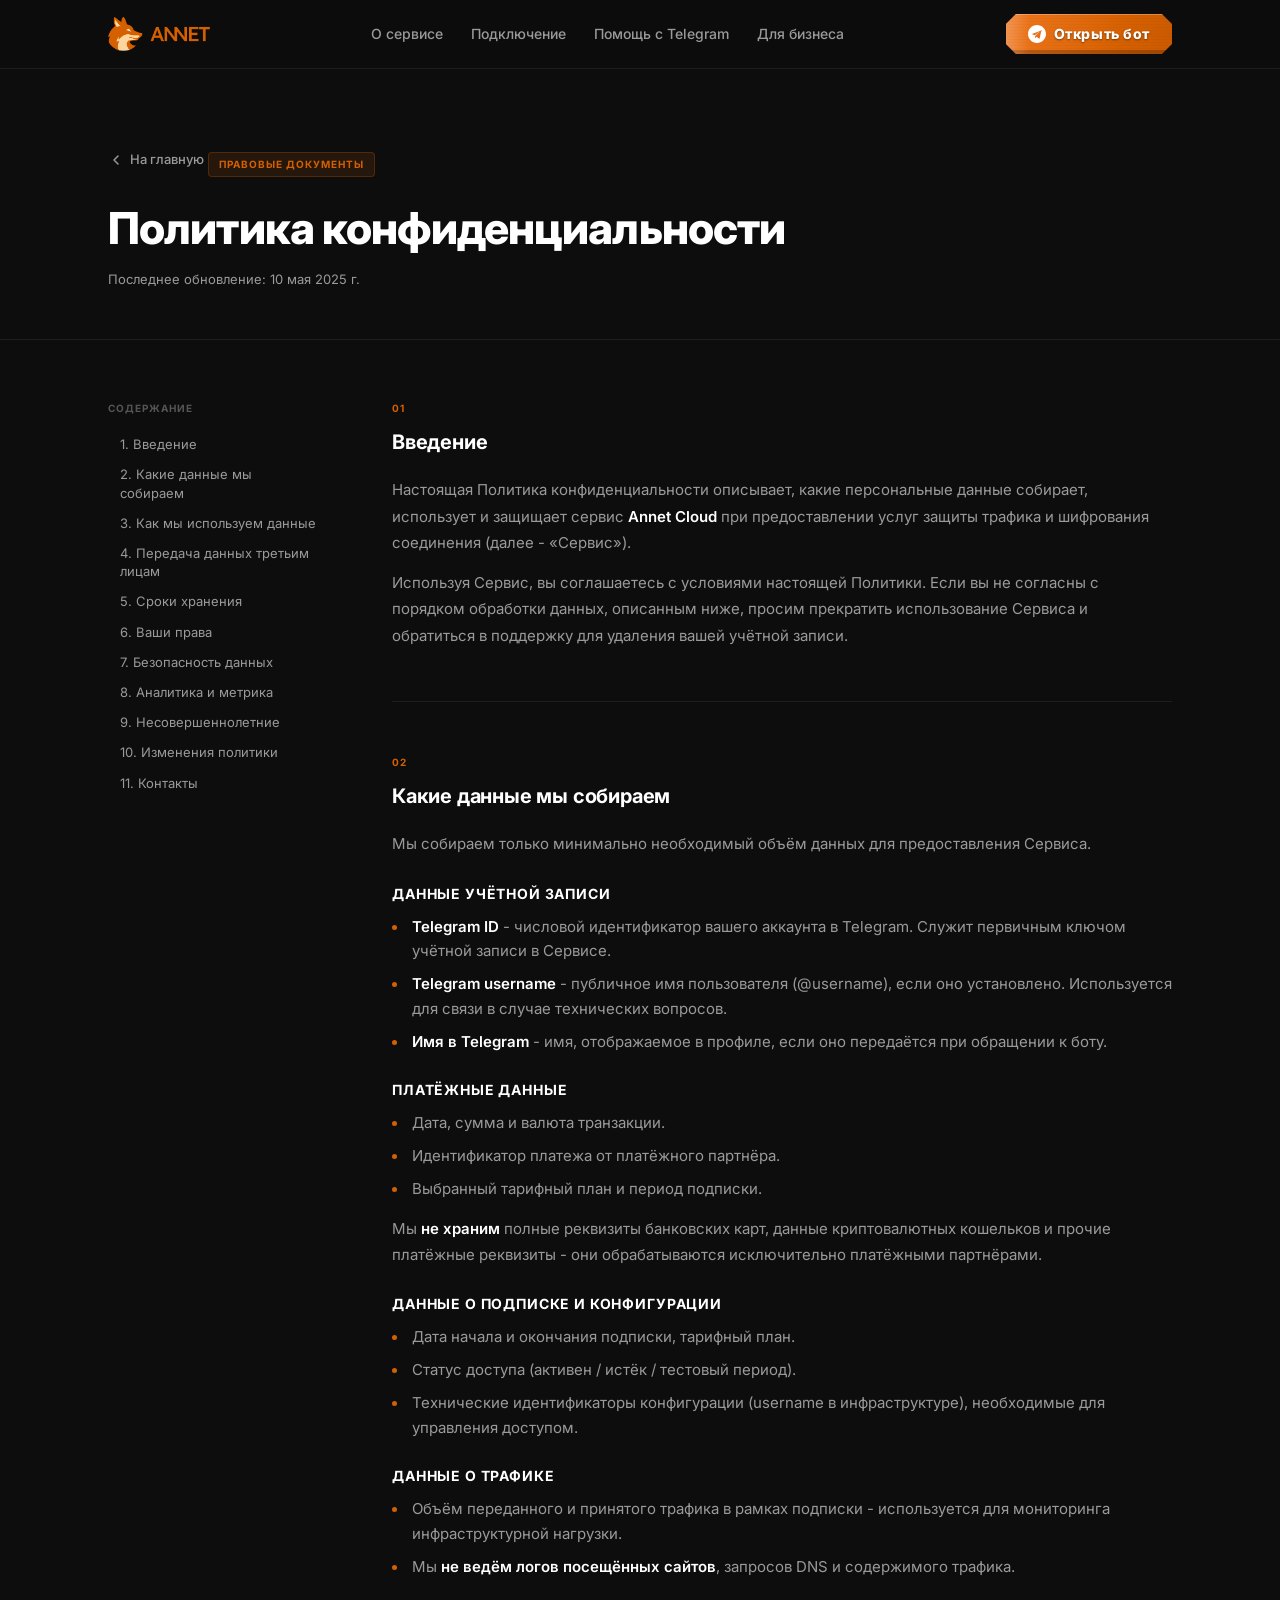
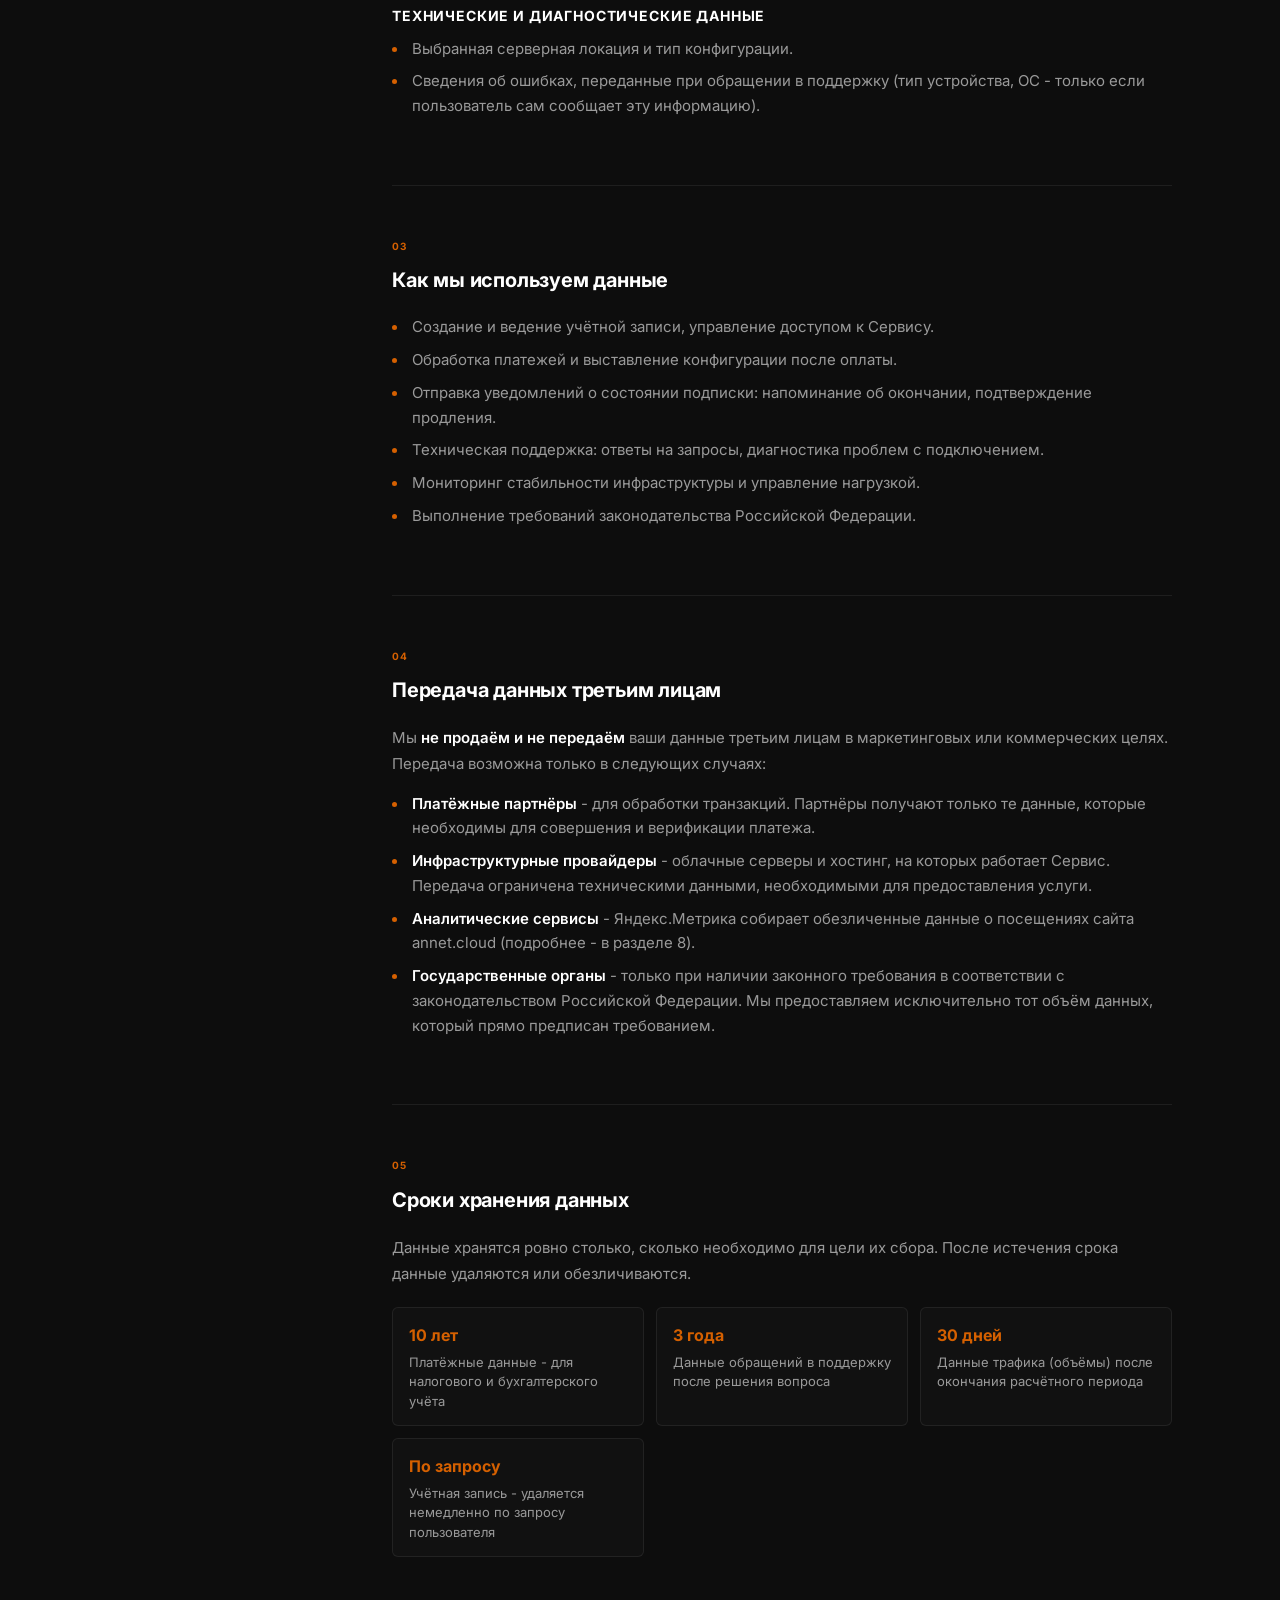
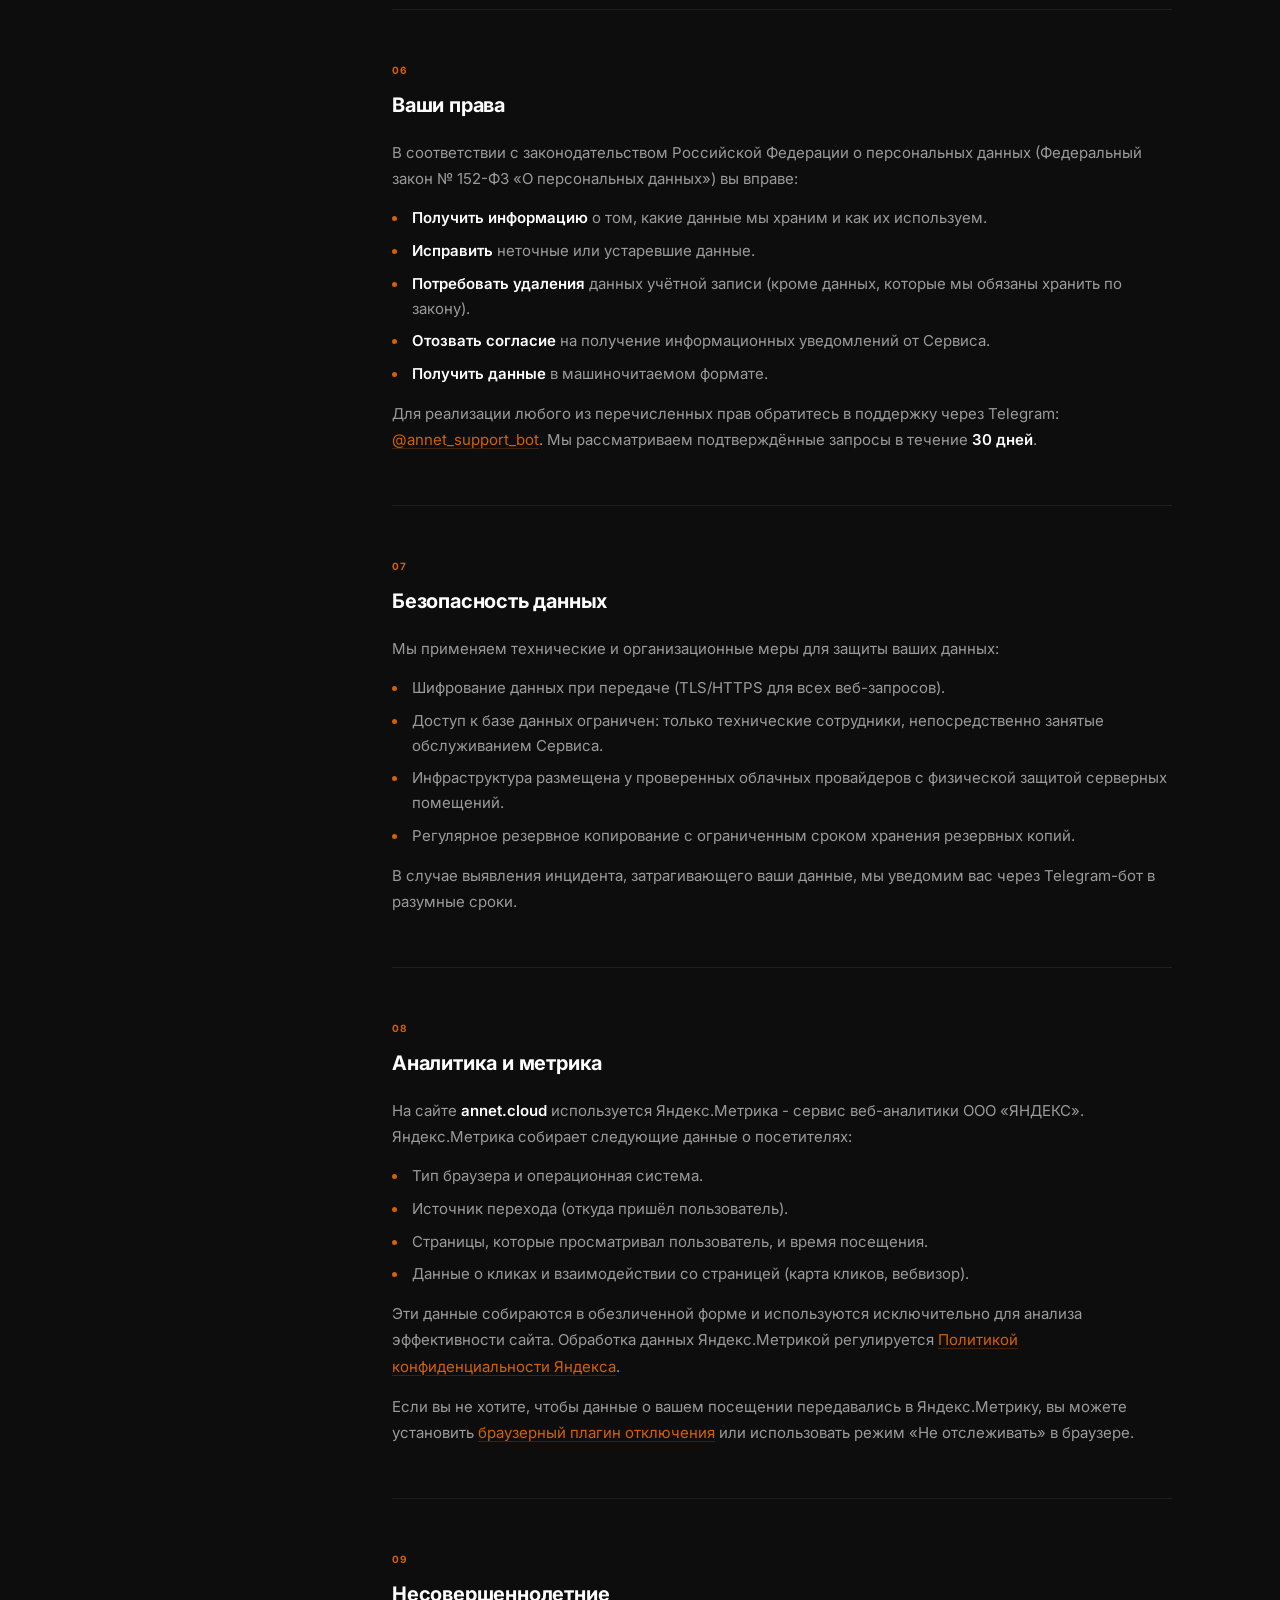
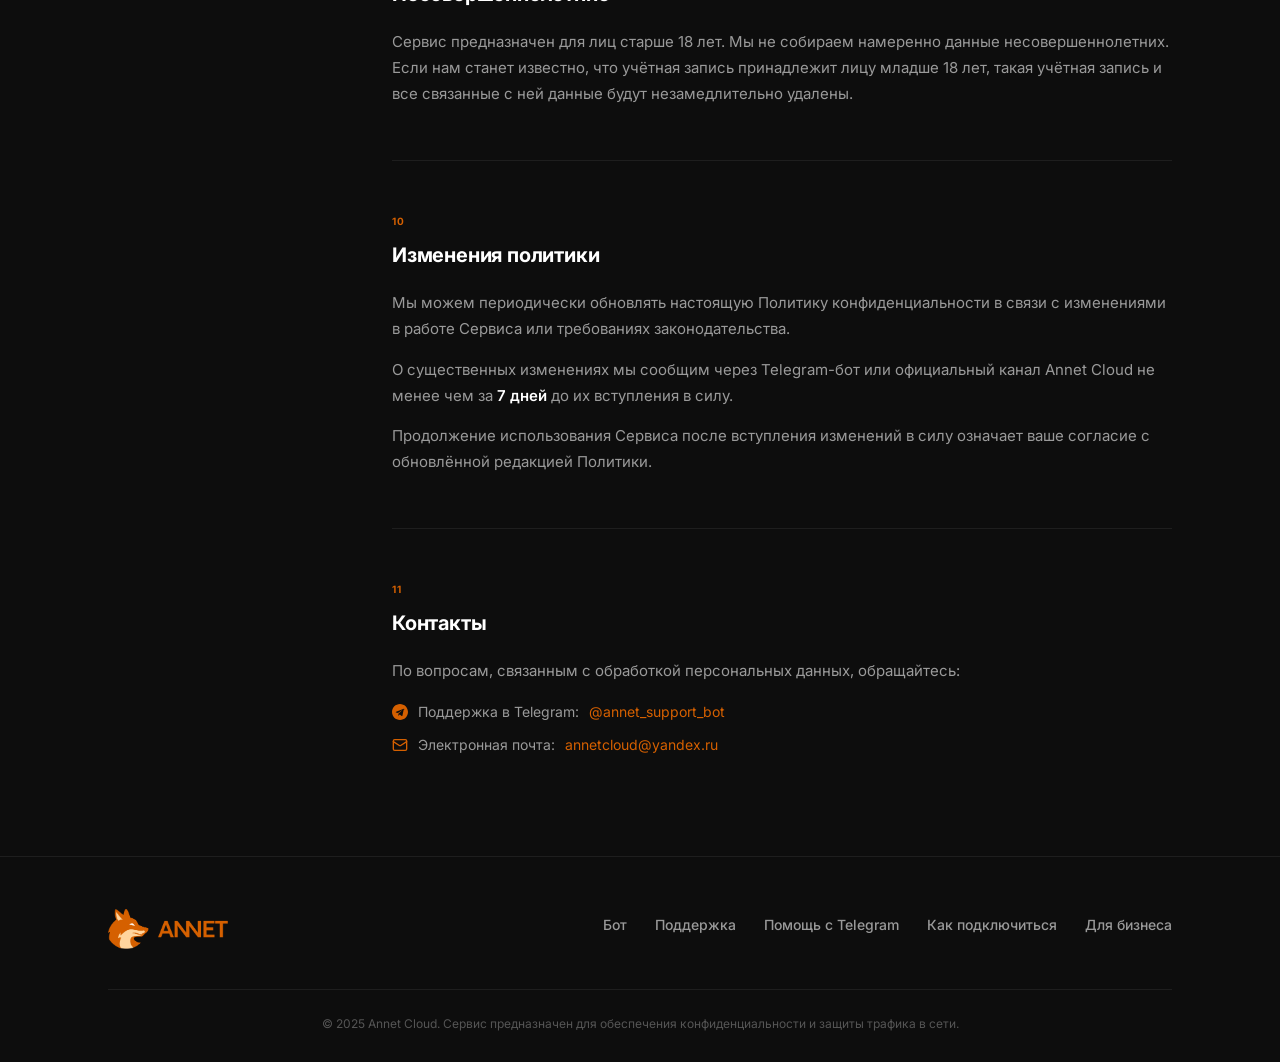
<file: landing/privacy.html>
<!DOCTYPE html>
<html lang="ru">
<head>
  <meta charset="UTF-8">
  <meta name="viewport" content="width=device-width, initial-scale=1.0">
  <title>Политика конфиденциальности — Annet Cloud</title>
  <meta name="description" content="Политика конфиденциальности сервиса Annet Cloud: какие данные мы собираем, как используем и защищаем вашу информацию.">
  <meta name="robots" content="noindex, follow">
  <link rel="shortcut icon" type="image/x-icon" href="favicon.ico">
  <link rel="preconnect" href="https://fonts.googleapis.com">
  <link rel="preconnect" href="https://fonts.gstatic.com" crossorigin>
  <link href="https://fonts.googleapis.com/css2?family=Inter:wght@400;500;600;700;800&display=swap" rel="stylesheet">
  <link rel="stylesheet" href="style.css">
  <style>
    /* ─── Privacy page layout ─── */
    .pp-hero {
      padding: 80px 0 48px;
      border-bottom: 1px solid var(--border);
    }
    .pp-hero-back {
      display: inline-flex;
      align-items: center;
      gap: 6px;
      color: var(--text-muted);
      font-size: 13px;
      font-weight: 500;
      margin-bottom: 32px;
      transition: color var(--transition);
    }
    .pp-hero-back:hover { color: var(--accent); }
    .pp-hero-back svg { flex-shrink: 0; }
    .pp-hero-tag {
      display: inline-block;
      font-size: 10px;
      font-weight: 700;
      letter-spacing: 0.1em;
      text-transform: uppercase;
      color: var(--accent);
      background: var(--accent-dim);
      border: 1px solid var(--accent-border);
      border-radius: 4px;
      padding: 3px 10px;
      margin-bottom: 16px;
    }
    .pp-hero-title {
      font-size: clamp(28px, 5vw, 44px);
      font-weight: 800;
      letter-spacing: -0.02em;
      line-height: 1.15;
      color: var(--text);
      margin-bottom: 16px;
    }
    .pp-hero-meta {
      font-size: 13px;
      color: var(--text-muted);
    }

    /* ─── Content body ─── */
    .pp-body {
      padding: 60px 0 100px;
    }
    .pp-layout {
      display: grid;
      grid-template-columns: 220px 1fr;
      gap: 64px;
      align-items: start;
    }
    @media (max-width: 768px) {
      .pp-layout { grid-template-columns: 1fr; gap: 40px; }
      .pp-toc { display: none; }
    }

    /* ─── Table of contents ─── */
    .pp-toc {
      position: sticky;
      top: 80px;
    }
    .pp-toc-title {
      font-size: 10px;
      font-weight: 700;
      letter-spacing: 0.1em;
      text-transform: uppercase;
      color: var(--text-dim);
      margin-bottom: 14px;
    }
    .pp-toc-list {
      list-style: none;
      display: flex;
      flex-direction: column;
      gap: 2px;
    }
    .pp-toc-list a {
      display: block;
      font-size: 13px;
      color: var(--text-muted);
      padding: 5px 10px;
      border-left: 2px solid transparent;
      border-radius: 0 4px 4px 0;
      transition: all var(--transition);
      line-height: 1.4;
    }
    .pp-toc-list a:hover {
      color: var(--text);
      border-left-color: var(--accent);
      background: var(--accent-dim);
    }

    /* ─── Sections ─── */
    .pp-section {
      padding-bottom: 52px;
      border-bottom: 1px solid var(--border);
      margin-bottom: 52px;
    }
    .pp-section:last-child {
      border-bottom: none;
      margin-bottom: 0;
      padding-bottom: 0;
    }
    .pp-section-num {
      font-size: 10px;
      font-weight: 700;
      letter-spacing: 0.1em;
      text-transform: uppercase;
      color: var(--accent);
      margin-bottom: 10px;
    }
    .pp-section-title {
      font-size: 20px;
      font-weight: 700;
      color: var(--text);
      margin-bottom: 18px;
      letter-spacing: -0.01em;
    }
    .pp-text {
      font-size: 15px;
      color: var(--text-muted);
      line-height: 1.75;
      margin-bottom: 14px;
    }
    .pp-text:last-child { margin-bottom: 0; }
    .pp-text strong { color: var(--text); font-weight: 600; }
    .pp-text a {
      color: var(--accent);
      text-decoration: underline;
      text-decoration-color: var(--accent-border);
      text-underline-offset: 3px;
    }
    .pp-text a:hover { text-decoration-color: var(--accent); }

    .pp-subtitle {
      font-size: 14px;
      font-weight: 700;
      text-transform: uppercase;
      letter-spacing: 0.06em;
      color: var(--text);
      margin: 24px 0 10px;
    }
    .pp-subtitle:first-child { margin-top: 0; }

    .pp-list {
      list-style: none;
      display: flex;
      flex-direction: column;
      gap: 8px;
      margin-bottom: 14px;
    }
    .pp-list li {
      font-size: 15px;
      color: var(--text-muted);
      line-height: 1.65;
      padding-left: 20px;
      position: relative;
    }
    .pp-list li::before {
      content: '';
      position: absolute;
      left: 0;
      top: 10px;
      width: 5px;
      height: 5px;
      border-radius: 50%;
      background: var(--accent);
      flex-shrink: 0;
    }
    .pp-list li strong { color: var(--text); font-weight: 600; }

    .pp-card {
      background: var(--bg-card);
      border: 1px solid var(--border-card);
      border-radius: var(--radius-sm);
      padding: 20px 24px;
      margin: 20px 0;
    }
    .pp-card-title {
      font-size: 13px;
      font-weight: 700;
      text-transform: uppercase;
      letter-spacing: 0.08em;
      color: var(--text-dim);
      margin-bottom: 12px;
    }
    .pp-retention-grid {
      display: grid;
      grid-template-columns: repeat(auto-fit, minmax(200px, 1fr));
      gap: 12px;
    }
    .pp-retention-item {
      background: var(--bg-alt);
      border: 1px solid var(--border);
      border-radius: 6px;
      padding: 14px 16px;
    }
    .pp-retention-period {
      font-size: 16px;
      font-weight: 700;
      color: var(--accent);
      margin-bottom: 4px;
    }
    .pp-retention-what {
      font-size: 13px;
      color: var(--text-muted);
      line-height: 1.5;
    }

    .pp-contact-block {
      display: flex;
      flex-direction: column;
      gap: 10px;
      margin-top: 16px;
    }
    .pp-contact-item {
      display: inline-flex;
      align-items: center;
      gap: 10px;
      font-size: 14px;
      color: var(--text-muted);
    }
    .pp-contact-item svg { flex-shrink: 0; color: var(--accent); }
    .pp-contact-item a {
      color: var(--accent);
      text-decoration: none;
    }
    .pp-contact-item a:hover { text-decoration: underline; }
  </style>
</head>
<body>

  <!-- ═══════════════════════════════════════
       HEADER
  ═══════════════════════════════════════ -->
  <header class="header">
    <div class="container header-inner">
      <a href="/" class="logo">
        <img src="assets/logo.png" alt="Annet Cloud">
      </a>
      <nav class="header-nav">
        <a href="/#features">О сервисе</a>
        <a href="/#how">Подключение</a>
        <a href="/#proxy">Помощь с Telegram</a>
        <a href="https://corp.annet.cloud/">Для бизнеса</a>
      </nav>
      <a href="tg://resolve?domain=annetcloud_bot" class="btn btn-primary btn-hud">
        <svg width="18" height="18" viewBox="0 0 24 24" fill="currentColor" aria-hidden="true"><path d="M12 0C5.373 0 0 5.373 0 12s5.373 12 12 12 12-5.373 12-12S18.627 0 12 0zm5.562 8.248-1.97 9.28c-.146.658-.537.818-1.084.508l-3-2.21-1.447 1.394c-.16.16-.295.295-.605.295l.213-3.053 5.56-5.023c.242-.213-.054-.333-.373-.12L8.984 13.64l-2.961-.924c-.644-.204-.657-.643.135-.953l11.571-4.461c.537-.194 1.006.131.833.946z"/></svg>
        Открыть бот
      </a>
    </div>
  </header>

  <!-- ═══════════════════════════════════════
       HERO
  ═══════════════════════════════════════ -->
  <section class="pp-hero">
    <div class="container">
      <a href="/" class="pp-hero-back">
        <svg width="16" height="16" viewBox="0 0 16 16" fill="none" aria-hidden="true">
          <path d="M10 4L6 8l4 4" stroke="currentColor" stroke-width="1.5" stroke-linecap="round" stroke-linejoin="round"/>
        </svg>
        На главную
      </a>
      <div class="pp-hero-tag">Правовые документы</div>
      <h1 class="pp-hero-title">Политика конфиденциальности</h1>
      <p class="pp-hero-meta">Последнее обновление: 10 мая 2025 г.</p>
    </div>
  </section>

  <!-- ═══════════════════════════════════════
       CONTENT
  ═══════════════════════════════════════ -->
  <div class="pp-body">
    <div class="container">
      <div class="pp-layout">

        <!-- Table of contents -->
        <nav class="pp-toc" aria-label="Содержание">
          <div class="pp-toc-title">Содержание</div>
          <ol class="pp-toc-list">
            <li><a href="#intro">1. Введение</a></li>
            <li><a href="#data-collected">2. Какие данные мы собираем</a></li>
            <li><a href="#data-use">3. Как мы используем данные</a></li>
            <li><a href="#data-sharing">4. Передача данных третьим лицам</a></li>
            <li><a href="#retention">5. Сроки хранения</a></li>
            <li><a href="#rights">6. Ваши права</a></li>
            <li><a href="#security">7. Безопасность данных</a></li>
            <li><a href="#analytics">8. Аналитика и метрика</a></li>
            <li><a href="#minors">9. Несовершеннолетние</a></li>
            <li><a href="#changes">10. Изменения политики</a></li>
            <li><a href="#contacts">11. Контакты</a></li>
          </ol>
        </nav>

        <!-- Main content -->
        <main>

          <!-- 1. Введение -->
          <section class="pp-section" id="intro">
            <div class="pp-section-num">01</div>
            <h2 class="pp-section-title">Введение</h2>
            <p class="pp-text">
              Настоящая Политика конфиденциальности описывает, какие персональные данные собирает,
              использует и защищает сервис <strong>Annet Cloud</strong> при предоставлении услуг
              защиты трафика и шифрования соединения (далее - «Сервис»).
            </p>
            <p class="pp-text">
              Используя Сервис, вы соглашаетесь с условиями настоящей Политики. Если вы не согласны
              с порядком обработки данных, описанным ниже, просим прекратить использование Сервиса
              и обратиться в поддержку для удаления вашей учётной записи.
            </p>
          </section>

          <!-- 2. Данные -->
          <section class="pp-section" id="data-collected">
            <div class="pp-section-num">02</div>
            <h2 class="pp-section-title">Какие данные мы собираем</h2>
            <p class="pp-text">
              Мы собираем только минимально необходимый объём данных для предоставления Сервиса.
            </p>

            <div class="pp-subtitle">Данные учётной записи</div>
            <ul class="pp-list">
              <li><strong>Telegram ID</strong> - числовой идентификатор вашего аккаунта в Telegram. Служит первичным ключом учётной записи в Сервисе.</li>
              <li><strong>Telegram username</strong> - публичное имя пользователя (@username), если оно установлено. Используется для связи в случае технических вопросов.</li>
              <li><strong>Имя в Telegram</strong> - имя, отображаемое в профиле, если оно передаётся при обращении к боту.</li>
            </ul>

            <div class="pp-subtitle">Платёжные данные</div>
            <ul class="pp-list">
              <li>Дата, сумма и валюта транзакции.</li>
              <li>Идентификатор платежа от платёжного партнёра.</li>
              <li>Выбранный тарифный план и период подписки.</li>
            </ul>
            <p class="pp-text">
              Мы <strong>не храним</strong> полные реквизиты банковских карт, данные криптовалютных кошельков
              и прочие платёжные реквизиты - они обрабатываются исключительно платёжными партнёрами.
            </p>

            <div class="pp-subtitle">Данные о подписке и конфигурации</div>
            <ul class="pp-list">
              <li>Дата начала и окончания подписки, тарифный план.</li>
              <li>Статус доступа (активен / истёк / тестовый период).</li>
              <li>Технические идентификаторы конфигурации (username в инфраструктуре), необходимые для управления доступом.</li>
            </ul>

            <div class="pp-subtitle">Данные о трафике</div>
            <ul class="pp-list">
              <li>Объём переданного и принятого трафика в рамках подписки - используется для мониторинга инфраструктурной нагрузки.</li>
              <li>Мы <strong>не ведём логов посещённых сайтов</strong>, запросов DNS и содержимого трафика.</li>
            </ul>

            <div class="pp-subtitle">Технические и диагностические данные</div>
            <ul class="pp-list">
              <li>Выбранная серверная локация и тип конфигурации.</li>
              <li>Сведения об ошибках, переданные при обращении в поддержку (тип устройства, ОС - только если пользователь сам сообщает эту информацию).</li>
            </ul>
          </section>

          <!-- 3. Использование -->
          <section class="pp-section" id="data-use">
            <div class="pp-section-num">03</div>
            <h2 class="pp-section-title">Как мы используем данные</h2>
            <ul class="pp-list">
              <li>Создание и ведение учётной записи, управление доступом к Сервису.</li>
              <li>Обработка платежей и выставление конфигурации после оплаты.</li>
              <li>Отправка уведомлений о состоянии подписки: напоминание об окончании, подтверждение продления.</li>
              <li>Техническая поддержка: ответы на запросы, диагностика проблем с подключением.</li>
              <li>Мониторинг стабильности инфраструктуры и управление нагрузкой.</li>
              <li>Выполнение требований законодательства Российской Федерации.</li>
            </ul>
          </section>

          <!-- 4. Передача данных -->
          <section class="pp-section" id="data-sharing">
            <div class="pp-section-num">04</div>
            <h2 class="pp-section-title">Передача данных третьим лицам</h2>
            <p class="pp-text">
              Мы <strong>не продаём и не передаём</strong> ваши данные третьим лицам в маркетинговых
              или коммерческих целях. Передача возможна только в следующих случаях:
            </p>
            <ul class="pp-list">
              <li>
                <strong>Платёжные партнёры</strong> - для обработки транзакций. Партнёры получают
                только те данные, которые необходимы для совершения и верификации платежа.
              </li>
              <li>
                <strong>Инфраструктурные провайдеры</strong> - облачные серверы и хостинг, на которых
                работает Сервис. Передача ограничена техническими данными, необходимыми для
                предоставления услуги.
              </li>
              <li>
                <strong>Аналитические сервисы</strong> - Яндекс.Метрика собирает обезличенные данные
                о посещениях сайта annet.cloud (подробнее - в разделе 8).
              </li>
              <li>
                <strong>Государственные органы</strong> - только при наличии законного требования
                в соответствии с законодательством Российской Федерации. Мы предоставляем
                исключительно тот объём данных, который прямо предписан требованием.
              </li>
            </ul>
          </section>

          <!-- 5. Хранение -->
          <section class="pp-section" id="retention">
            <div class="pp-section-num">05</div>
            <h2 class="pp-section-title">Сроки хранения данных</h2>
            <p class="pp-text">
              Данные хранятся ровно столько, сколько необходимо для цели их сбора.
              После истечения срока данные удаляются или обезличиваются.
            </p>
            <div class="pp-retention-grid" style="margin-top:20px">
              <div class="pp-retention-item">
                <div class="pp-retention-period">10 лет</div>
                <div class="pp-retention-what">Платёжные данные - для налогового и бухгалтерского учёта</div>
              </div>
              <div class="pp-retention-item">
                <div class="pp-retention-period">3 года</div>
                <div class="pp-retention-what">Данные обращений в поддержку после решения вопроса</div>
              </div>
              <div class="pp-retention-item">
                <div class="pp-retention-period">30 дней</div>
                <div class="pp-retention-what">Данные трафика (объёмы) после окончания расчётного периода</div>
              </div>
              <div class="pp-retention-item">
                <div class="pp-retention-period">По запросу</div>
                <div class="pp-retention-what">Учётная запись - удаляется немедленно по запросу пользователя</div>
              </div>
            </div>
          </section>

          <!-- 6. Права -->
          <section class="pp-section" id="rights">
            <div class="pp-section-num">06</div>
            <h2 class="pp-section-title">Ваши права</h2>
            <p class="pp-text">
              В соответствии с законодательством Российской Федерации о персональных данных
              (Федеральный закон № 152-ФЗ «О персональных данных») вы вправе:
            </p>
            <ul class="pp-list">
              <li><strong>Получить информацию</strong> о том, какие данные мы храним и как их используем.</li>
              <li><strong>Исправить</strong> неточные или устаревшие данные.</li>
              <li><strong>Потребовать удаления</strong> данных учётной записи (кроме данных, которые мы обязаны хранить по закону).</li>
              <li><strong>Отозвать согласие</strong> на получение информационных уведомлений от Сервиса.</li>
              <li><strong>Получить данные</strong> в машиночитаемом формате.</li>
            </ul>
            <p class="pp-text">
              Для реализации любого из перечисленных прав обратитесь в поддержку через
              Telegram: <a href="tg://resolve?domain=annet_support_bot">@annet_support_bot</a>.
              Мы рассматриваем подтверждённые запросы в течение <strong>30 дней</strong>.
            </p>
          </section>

          <!-- 7. Безопасность -->
          <section class="pp-section" id="security">
            <div class="pp-section-num">07</div>
            <h2 class="pp-section-title">Безопасность данных</h2>
            <p class="pp-text">
              Мы применяем технические и организационные меры для защиты ваших данных:
            </p>
            <ul class="pp-list">
              <li>Шифрование данных при передаче (TLS/HTTPS для всех веб-запросов).</li>
              <li>Доступ к базе данных ограничен: только технические сотрудники, непосредственно занятые обслуживанием Сервиса.</li>
              <li>Инфраструктура размещена у проверенных облачных провайдеров с физической защитой серверных помещений.</li>
              <li>Регулярное резервное копирование с ограниченным сроком хранения резервных копий.</li>
            </ul>
            <p class="pp-text">
              В случае выявления инцидента, затрагивающего ваши данные, мы уведомим
              вас через Telegram-бот в разумные сроки.
            </p>
          </section>

          <!-- 8. Аналитика -->
          <section class="pp-section" id="analytics">
            <div class="pp-section-num">08</div>
            <h2 class="pp-section-title">Аналитика и метрика</h2>
            <p class="pp-text">
              На сайте <strong>annet.cloud</strong> используется Яндекс.Метрика - сервис
              веб-аналитики ООО «ЯНДЕКС». Яндекс.Метрика собирает следующие данные о посетителях:
            </p>
            <ul class="pp-list">
              <li>Тип браузера и операционная система.</li>
              <li>Источник перехода (откуда пришёл пользователь).</li>
              <li>Страницы, которые просматривал пользователь, и время посещения.</li>
              <li>Данные о кликах и взаимодействии со страницей (карта кликов, вебвизор).</li>
            </ul>
            <p class="pp-text">
              Эти данные собираются в обезличенной форме и используются исключительно для анализа
              эффективности сайта. Обработка данных Яндекс.Метрикой регулируется
              <a href="https://yandex.ru/legal/confidential/" target="_blank" rel="noopener">
                Политикой конфиденциальности Яндекса</a>.
            </p>
            <p class="pp-text">
              Если вы не хотите, чтобы данные о вашем посещении передавались в Яндекс.Метрику,
              вы можете установить
              <a href="https://yandex.ru/support/metrika/general/opt-out.html" target="_blank" rel="noopener">
                браузерный плагин отключения</a> или использовать режим «Не отслеживать» в браузере.
            </p>
          </section>

          <!-- 9. Несовершеннолетние -->
          <section class="pp-section" id="minors">
            <div class="pp-section-num">09</div>
            <h2 class="pp-section-title">Несовершеннолетние</h2>
            <p class="pp-text">
              Сервис предназначен для лиц старше 18 лет. Мы не собираем намеренно данные
              несовершеннолетних. Если нам станет известно, что учётная запись принадлежит
              лицу младше 18 лет, такая учётная запись и все связанные с ней данные
              будут незамедлительно удалены.
            </p>
          </section>

          <!-- 10. Изменения -->
          <section class="pp-section" id="changes">
            <div class="pp-section-num">10</div>
            <h2 class="pp-section-title">Изменения политики</h2>
            <p class="pp-text">
              Мы можем периодически обновлять настоящую Политику конфиденциальности в связи
              с изменениями в работе Сервиса или требованиях законодательства.
            </p>
            <p class="pp-text">
              О существенных изменениях мы сообщим через Telegram-бот
              или официальный канал Annet Cloud не менее чем за <strong>7 дней</strong>
              до их вступления в силу.
            </p>
            <p class="pp-text">
              Продолжение использования Сервиса после вступления изменений в силу
              означает ваше согласие с обновлённой редакцией Политики.
            </p>
          </section>

          <!-- 11. Контакты -->
          <section class="pp-section" id="contacts">
            <div class="pp-section-num">11</div>
            <h2 class="pp-section-title">Контакты</h2>
            <p class="pp-text">
              По вопросам, связанным с обработкой персональных данных, обращайтесь:
            </p>
            <div class="pp-contact-block">
              <div class="pp-contact-item">
                <svg width="16" height="16" viewBox="0 0 24 24" fill="currentColor" aria-hidden="true">
                  <path d="M12 0C5.373 0 0 5.373 0 12s5.373 12 12 12 12-5.373 12-12S18.627 0 12 0zm5.562 8.248-1.97 9.28c-.146.658-.537.818-1.084.508l-3-2.21-1.447 1.394c-.16.16-.295.295-.605.295l.213-3.053 5.56-5.023c.242-.213-.054-.333-.373-.12L8.984 13.64l-2.961-.924c-.644-.204-.657-.643.135-.953l11.571-4.461c.537-.194 1.006.131.833.946z"/>
                </svg>
                Поддержка в Telegram:
                <a href="tg://resolve?domain=annet_support_bot">@annet_support_bot</a>
              </div>
              <div class="pp-contact-item">
                <svg width="16" height="16" viewBox="0 0 24 24" fill="none" stroke="currentColor" stroke-width="2" stroke-linecap="round" stroke-linejoin="round" aria-hidden="true">
                  <rect x="2" y="4" width="20" height="16" rx="2"/><path d="m22 7-8.97 5.7a1.94 1.94 0 0 1-2.06 0L2 7"/>
                </svg>
                Электронная почта:
                <a href="mailto:annetcloud@yandex.ru">annetcloud@yandex.ru</a>
              </div>
            </div>
          </section>

        </main>
      </div>
    </div>
  </div>

  <!-- ═══════════════════════════════════════
       FOOTER
  ═══════════════════════════════════════ -->
  <footer class="footer">
    <div class="container footer-inner">
      <div class="footer-brand">
        <img src="assets/logo.png" alt="Annet Cloud" class="footer-logo">
      </div>
      <nav class="footer-nav">
        <a href="tg://resolve?domain=annetcloud_bot">Бот</a>
        <a href="tg://resolve?domain=annetcloud_support">Поддержка</a>
        <a href="/#proxy">Помощь с Telegram</a>
        <a href="/#how">Как подключиться</a>
        <a href="https://corp.annet.cloud/">Для бизнеса</a>
      </nav>
    </div>
    <div class="container footer-copy">
      <p>© 2025 Annet Cloud. Сервис предназначен для обеспечения конфиденциальности и защиты трафика в сети.</p>
    </div>
  </footer>

</body>
</html>
</file>
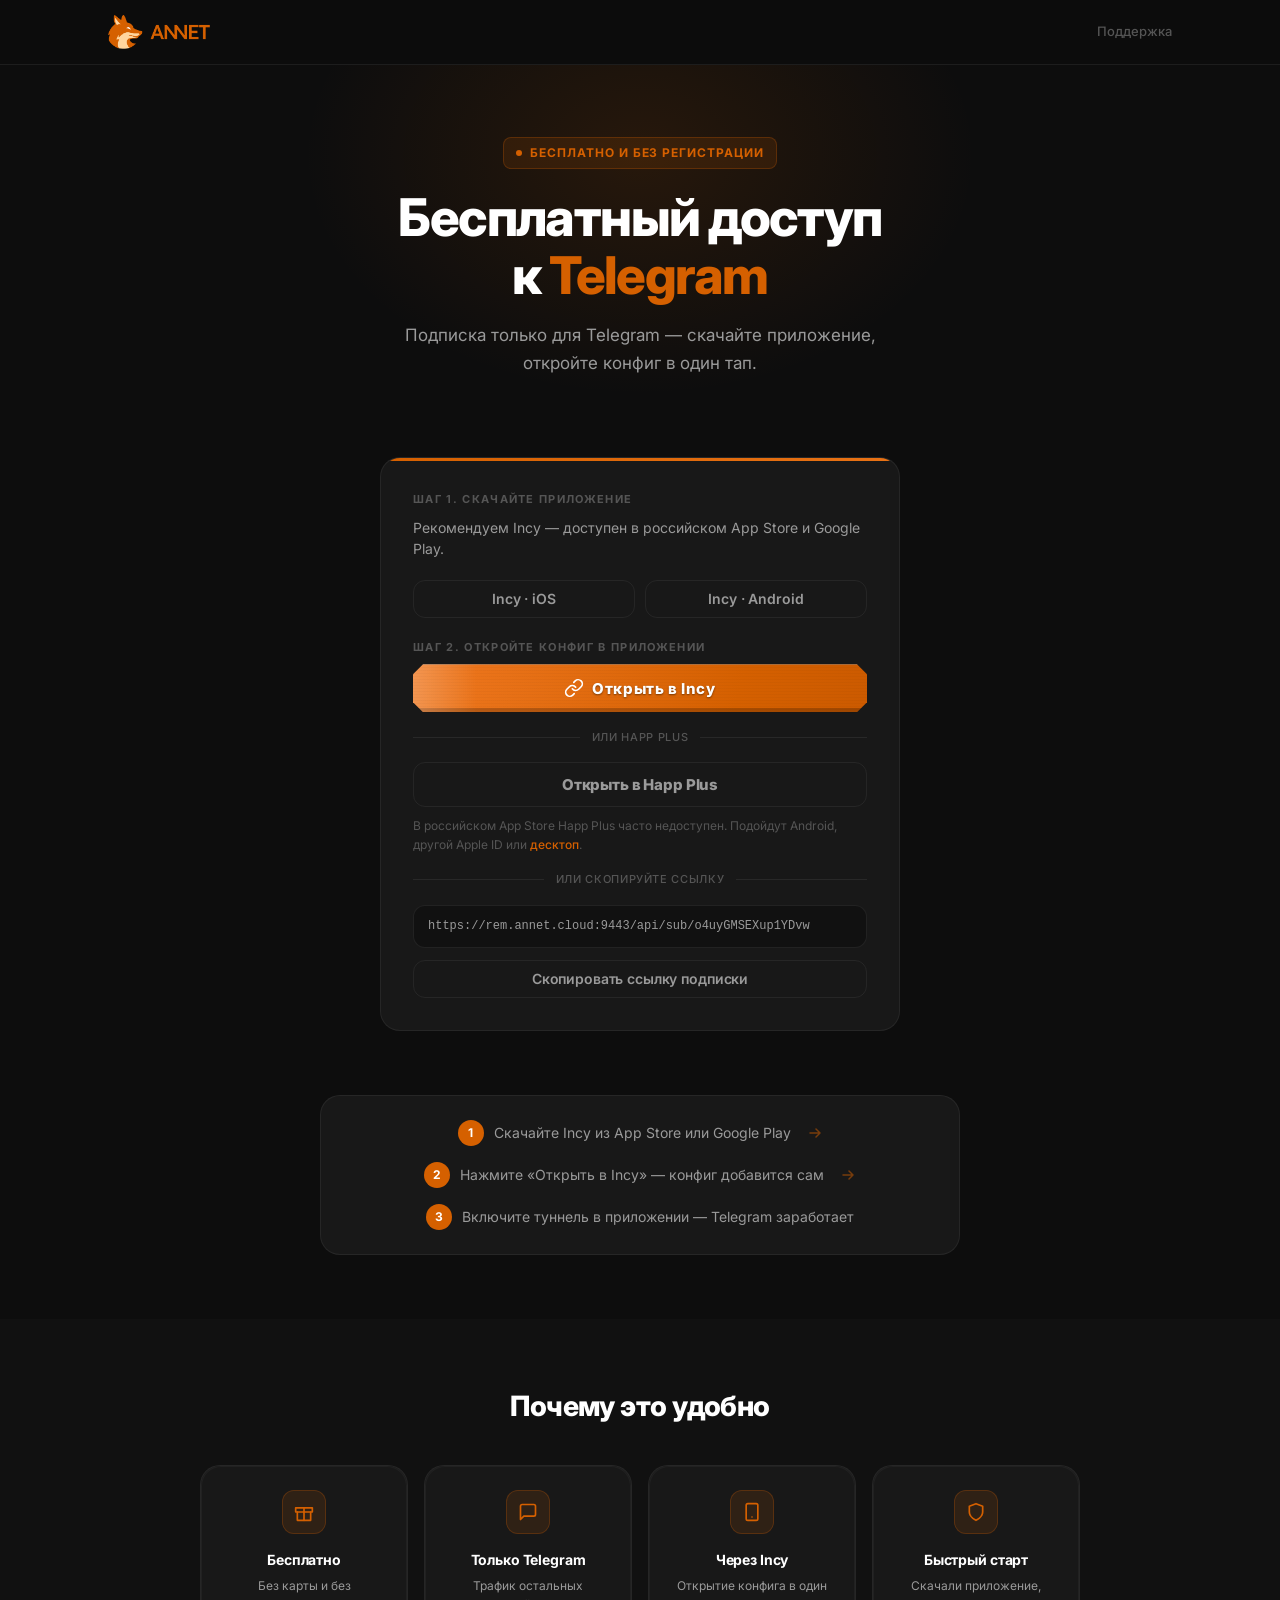
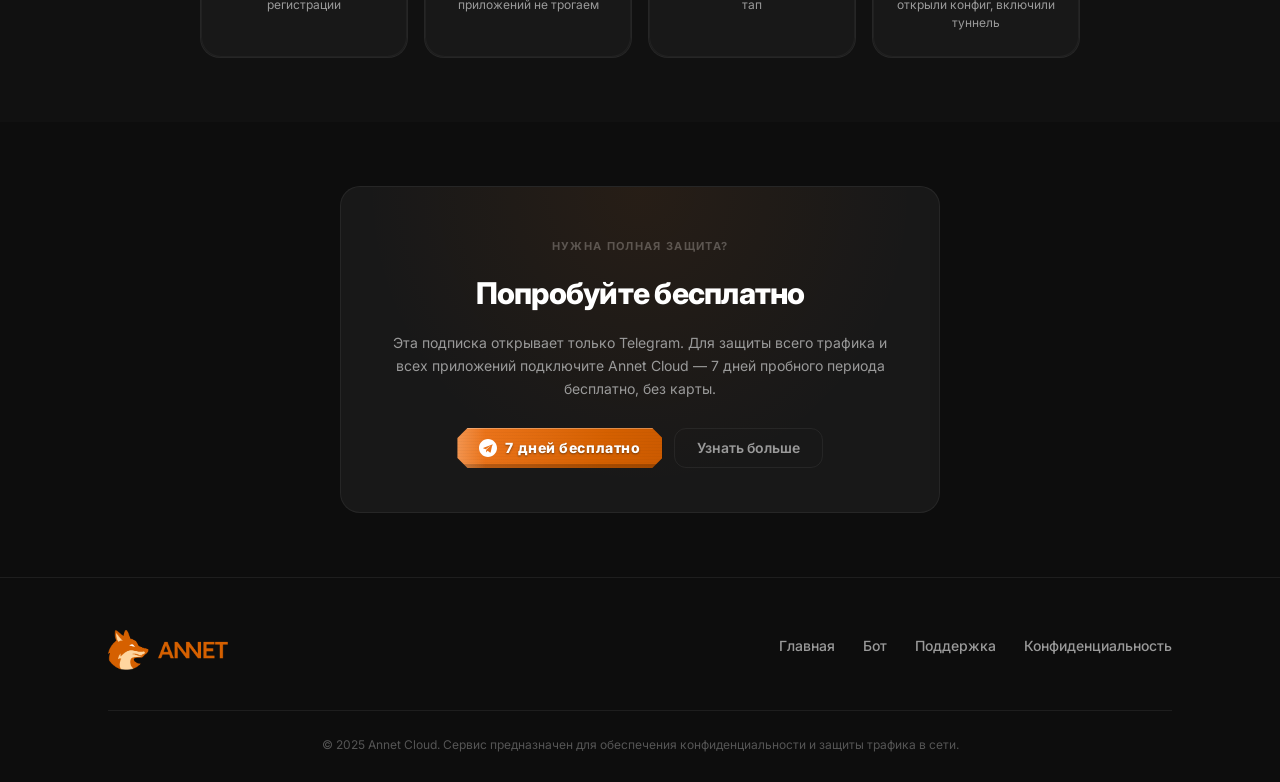
<file: landing/proxy.html>
<!DOCTYPE html>
<html lang="ru">
<head>
  <meta charset="UTF-8">
  <meta name="viewport" content="width=device-width, initial-scale=1.0">
  <meta http-equiv="refresh" content="0; url=free-tg.html">
  <link rel="canonical" href="free-tg.html">
  <title>Telegram бесплатно - Annet Cloud</title>
  <script>location.replace('free-tg.html');</script>
</head>
<body>
  <p><a href="free-tg.html">Перейти к бесплатному доступу в Telegram</a></p>
</body>
</html>
</file>
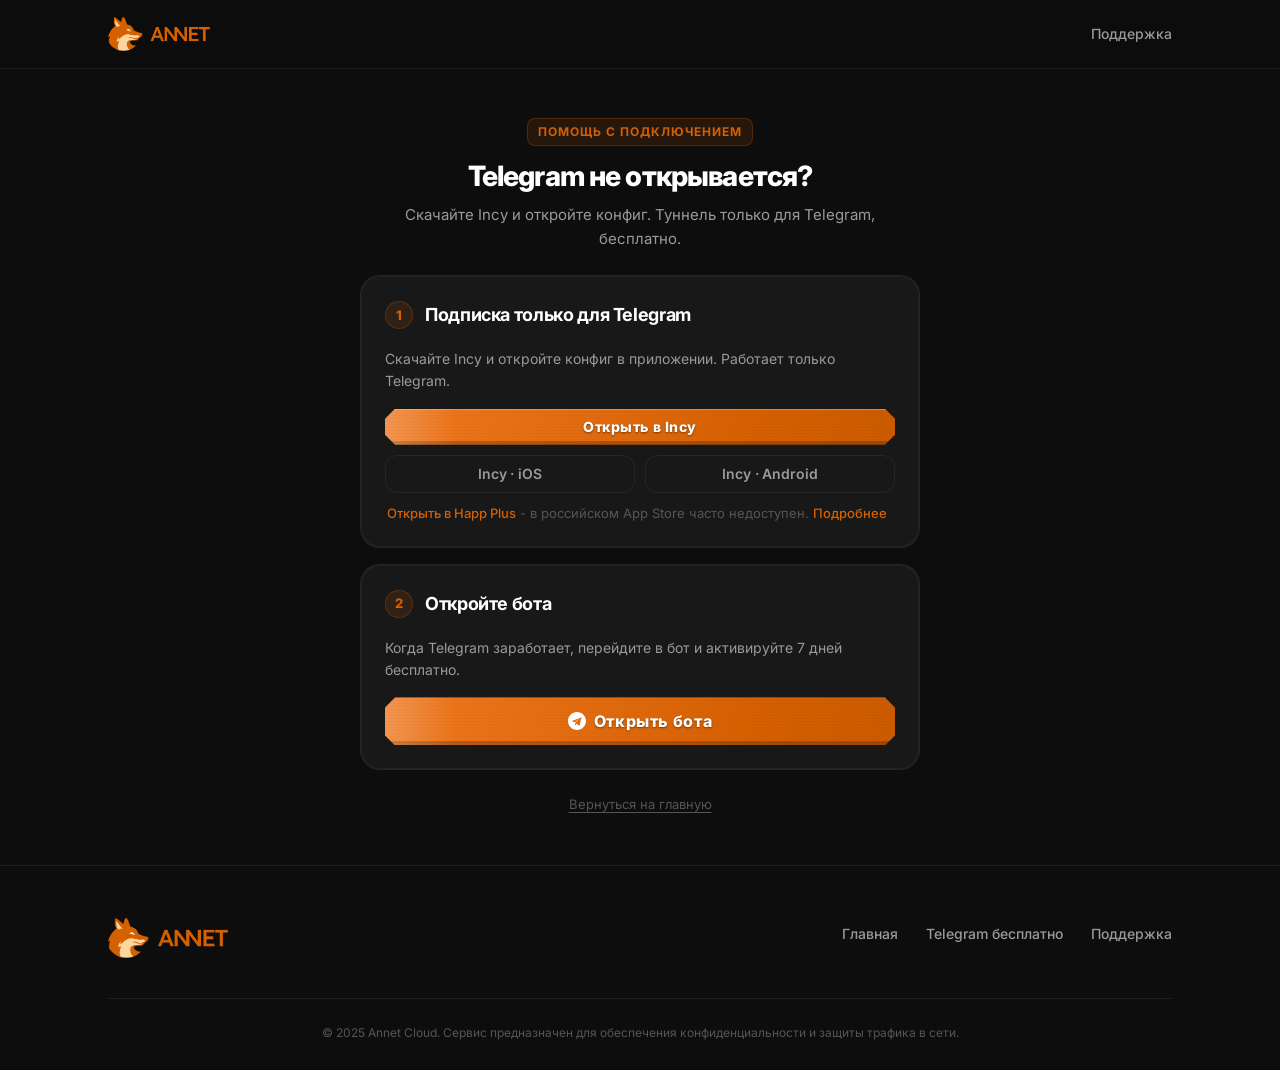
<file: landing/tg-check.html>
<!DOCTYPE html>
<html lang="ru">
<head>
  <meta charset="UTF-8">
  <meta name="viewport" content="width=device-width, initial-scale=1.0">
  <title>Помощь с подключением - Annet Cloud</title>
  <link rel="shortcut icon" type="image/x-icon" href="favicon.ico">
  <link rel="preconnect" href="https://fonts.googleapis.com">
  <link rel="preconnect" href="https://fonts.gstatic.com" crossorigin>
  <link href="https://fonts.googleapis.com/css2?family=Inter:wght@400;500;600;700;800&display=swap" rel="stylesheet">
  <link rel="stylesheet" href="style.css">

  <!-- Yandex.Metrika counter -->
  <script type="text/javascript">
    (function(m,e,t,r,i,k,a){
        m[i]=m[i]||function(){(m[i].a=m[i].a||[]).push(arguments)};
        m[i].l=1*new Date();
        for (var j = 0; j < document.scripts.length; j++) {if (document.scripts[j].src === r) { return; }}
        k=e.createElement(t),a=e.getElementsByTagName(t)[0],k.async=1,k.src=r,a.parentNode.insertBefore(k,a)
    })(window, document,'script','https://mc.yandex.ru/metrika/tag.js?id=108239554', 'ym');
    ym(108239554, 'init', {ssr:true, webvisor:true, clickmap:true, referrer: document.referrer, url: location.href, accurateTrackBounce:true, trackLinks:true});
  </script>
  <noscript><div><img src="https://mc.yandex.ru/watch/108239554" style="position:absolute; left:-9999px;" alt="" /></div></noscript>
  <!-- /Yandex.Metrika counter -->

  <style>
    .tc-page {
      min-height: 100svh;
      display: flex;
      flex-direction: column;
    }

    .tc-main {
      flex: 1;
      display: flex;
      align-items: center;
      justify-content: center;
      padding: 48px 24px;
    }

    .tc-shell {
      width: 100%;
      max-width: 560px;
      display: flex;
      flex-direction: column;
      gap: 16px;
    }

    /* ── Шапка ── */
    .tc-intro {
      text-align: center;
      padding: 0 8px 8px;
    }

    .tc-intro-eyebrow {
      display: inline-block;
      font-size: 12px;
      font-weight: 700;
      letter-spacing: 0.08em;
      text-transform: uppercase;
      color: var(--accent);
      background: var(--accent-dim);
      border: 1px solid var(--accent-border);
      border-radius: var(--radius-sm);
      padding: 3px 10px;
      margin-bottom: 14px;
    }

    .tc-intro-title {
      font-size: clamp(22px, 5vw, 28px);
      font-weight: 800;
      letter-spacing: -0.03em;
      line-height: 1.2;
      margin-bottom: 10px;
    }

    .tc-intro-sub {
      font-size: 15px;
      color: var(--text-muted);
      line-height: 1.6;
    }

    /* ── Шаг ── */
    .tc-step {
      background: var(--bg-card);
      border: 1px solid var(--border-card);
      border-radius: var(--radius-lg);
      padding: 24px;
      position: relative;
      overflow: hidden;
    }

    .tc-step::after {
      content: '';
      position: absolute;
      inset: 0;
      border-radius: inherit;
      box-shadow: inset 0 0 0 1px rgba(255,255,255,0.04);
      pointer-events: none;
    }

    .tc-step-head {
      display: flex;
      align-items: center;
      gap: 12px;
      margin-bottom: 18px;
    }

    .tc-step-num {
      flex-shrink: 0;
      width: 28px;
      height: 28px;
      border-radius: 50%;
      background: var(--accent-dim);
      border: 1px solid var(--accent-border);
      color: var(--accent);
      font-size: 13px;
      font-weight: 800;
      display: flex;
      align-items: center;
      justify-content: center;
    }

    .tc-step-title {
      font-size: 18px;
      font-weight: 700;
      letter-spacing: -0.02em;
    }

    /* ── Серверы ── */
    .tc-servers {
      display: flex;
      flex-direction: column;
      gap: 10px;
    }

    .tc-server {
      display: flex;
      align-items: center;
      gap: 14px;
      background: var(--bg-alt);
      border: 1px solid var(--border);
      border-radius: var(--radius);
      padding: 14px 16px;
    }

    .tc-server-info {
      flex: 1;
      min-width: 0;
    }

    .tc-server-label {
      font-size: 13px;
      font-weight: 700;
      color: var(--text);
      margin-bottom: 3px;
    }

    .tc-server-addr {
      font-size: 12px;
      color: var(--text-dim);
      font-variant-numeric: tabular-nums;
      white-space: nowrap;
      overflow: hidden;
      text-overflow: ellipsis;
    }

    .tc-server .btn {
      flex-shrink: 0;
      white-space: nowrap;
    }

    /* ── Подсказка под серверами ── */
    .tc-hint {
      font-size: 13px;
      color: var(--text-dim);
      line-height: 1.55;
      padding: 0 2px;
    }

    /* ── Шаг 2 ── */
    .tc-step-2-note {
      font-size: 14px;
      color: var(--text-muted);
      line-height: 1.6;
      margin-bottom: 16px;
    }

    .tc-free-tg-actions {
      display: flex;
      flex-direction: column;
      gap: 10px;
    }

    .tc-download-row {
      display: flex;
      gap: 10px;
      flex-wrap: wrap;
    }

    .tc-download-row .btn {
      flex: 1;
      min-width: 120px;
      justify-content: center;
    }

    /* ── Назад ── */
    .tc-back {
      text-align: center;
      padding-top: 4px;
    }

    .tc-back a {
      font-size: 13px;
      color: var(--text-dim);
      text-decoration: underline;
      text-underline-offset: 3px;
      transition: color var(--transition);
    }

    .tc-back a:hover {
      color: var(--text-muted);
    }

    @media (max-width: 500px) {
      .tc-main {
        padding: 32px 16px;
      }

      .tc-step {
        padding: 18px 16px;
      }

      .tc-server {
        flex-direction: column;
        align-items: flex-start;
        gap: 10px;
      }

      .tc-server .btn {
        width: 100%;
        justify-content: center;
      }
    }
  </style>
</head>
<body class="tc-page">

  <header class="header">
    <div class="container header-inner">
      <a href="index.html" class="logo">
        <img src="assets/logo.png" alt="Annet Cloud">
      </a>
      <nav class="header-nav">
        <a href="tg://resolve?domain=annetcloud_support">Поддержка</a>
      </nav>
    </div>
  </header>

  <main class="tc-main">
    <div class="tc-shell">

      <div class="tc-intro">
        <div class="tc-intro-eyebrow">Помощь с подключением</div>
        <h1 class="tc-intro-title">Telegram не открывается?</h1>
        <p class="tc-intro-sub">
          Скачайте Incy и откройте конфиг. Туннель только для Telegram, бесплатно.
        </p>
      </div>

      <!-- Шаг 1: Бесплатная TG-подписка -->
      <div class="tc-step">
        <div class="tc-step-head">
          <span class="tc-step-num">1</span>
          <span class="tc-step-title">Подписка только для Telegram</span>
        </div>
        <p class="tc-step-2-note">
          Скачайте Incy и откройте конфиг в приложении.
          Работает только Telegram.
        </p>
        <div class="tc-free-tg-actions">
          <a href="https://api.annet.cloud/api/vpn/deeplink/open?target=incy%3A%2F%2Fadd%2Fhttps%3A%2F%2Frem.annet.cloud%3A9443%2Fapi%2Fsub%2Fo4uyGMSEXup1YDvw&amp;sub=https%3A%2F%2Frem.annet.cloud%3A9443%2Fapi%2Fsub%2Fo4uyGMSEXup1YDvw"
             class="btn btn-primary btn-hud"
             style="width:100%;justify-content:center;"
             target="_blank" rel="noopener"
             onclick="ym(108239554,'reachGoal','free_tg_open_incy'); ym(108239554,'reachGoal','get_free_subscribe'); return true;">
            Открыть в Incy
          </a>
          <div class="tc-download-row">
            <a href="https://apps.apple.com/ru/app/incy/id6756943388"
               class="btn btn-ghost"
               target="_blank" rel="noopener"
               onclick="ym(108239554,'reachGoal','free_tg_download_incy'); return true;">
              Incy · iOS
            </a>
            <a href="https://play.google.com/store/apps/details?id=llc.itdev.incy&hl=ru"
               class="btn btn-ghost"
               target="_blank" rel="noopener"
               onclick="ym(108239554,'reachGoal','free_tg_download_incy'); return true;">
              Incy · Android
            </a>
          </div>
          <p class="tc-hint">
            <a href="https://api.annet.cloud/api/vpn/deeplink/open?target=happ%3A%2F%2Fadd%2Fhttps%3A%2F%2Frem.annet.cloud%3A9443%2Fapi%2Fsub%2Fo4uyGMSEXup1YDvw&amp;sub=https%3A%2F%2Frem.annet.cloud%3A9443%2Fapi%2Fsub%2Fo4uyGMSEXup1YDvw"
               class="link"
               target="_blank" rel="noopener"
               onclick="ym(108239554,'reachGoal','free_tg_open_happ'); ym(108239554,'reachGoal','get_free_subscribe'); return true;">Открыть в Happ Plus</a>
            - в российском App Store часто недоступен.
            <a href="free-tg.html" class="link">Подробнее</a>
          </p>
        </div>
      </div>

      <!-- Шаг 3: Открыть бота -->
      <div class="tc-step">
        <div class="tc-step-head">
          <span class="tc-step-num">2</span>
          <span class="tc-step-title">Откройте бота</span>
        </div>
        <p class="tc-step-2-note">Когда Telegram заработает, перейдите в бот и активируйте 7 дней бесплатно.</p>
        <a id="openBot" href="https://t.me/annetcloud_bot"
           class="btn btn-primary btn-hud btn-large"
           style="width:100%;justify-content:center;"
           onclick="ym(108239554,'reachGoal','bot_click'); return true;">
          <svg width="18" height="18" viewBox="0 0 24 24" fill="currentColor" aria-hidden="true"><path d="M12 0C5.373 0 0 5.373 0 12s5.373 12 12 12 12-5.373 12-12S18.627 0 12 0zm5.562 8.248-1.97 9.28c-.146.658-.537.818-1.084.508l-3-2.21-1.447 1.394c-.16.16-.295.295-.605.295l.213-3.053 5.56-5.023c.242-.213-.054-.333-.373-.12L8.984 13.64l-2.961-.924c-.644-.204-.657-.643.135-.953l11.571-4.461c.537-.194 1.006.131.833.946z"/></svg>
          Открыть бота
        </a>
      </div>

      <div class="tc-back">
        <a href="index.html" id="backToLanding">Вернуться на главную</a>
      </div>

    </div>
  </main>

  <footer class="footer">
    <div class="container footer-inner">
      <div class="footer-brand">
        <img src="assets/logo.png" alt="Annet Cloud" class="footer-logo">
      </div>
      <nav class="footer-nav">
        <a href="index.html">Главная</a>
        <a href="free-tg.html">Telegram бесплатно</a>
        <a href="tg://resolve?domain=annetcloud_support">Поддержка</a>
      </nav>
    </div>
    <div class="container footer-copy">
      <p>© 2025 Annet Cloud. Сервис предназначен для обеспечения конфиденциальности и защиты трафика в сети.</p>
    </div>
  </footer>

  <script>
    (function () {
      var BOT_BASE = 'https://t.me/annetcloud_bot';

      function sanitizeStartParam(raw) {
        if (!raw) return null;
        raw = raw.trim();
        if (!raw) return null;
        return raw.replace(/[^a-zA-Z0-9_-]/g, '') || null;
      }

      function getStartCode() {
        return sanitizeStartParam(new URLSearchParams(window.location.search).get('start_code'));
      }

      function getStartPromo() {
        return sanitizeStartParam(new URLSearchParams(window.location.search).get('start_promo'));
      }

      function buildBotPayload(prefix, value) {
        if (!value) return null;
        var payload = prefix + value;
        return payload.length > 64 ? payload.slice(0, 64) : payload;
      }

      var YCLID_KEY = 'annet_yclid';
      var YCLID_RE = /^\d{1,25}$/;

      function buildLandingQuery() {
        var qs = [];
        var code = getStartCode();
        var promo = getStartPromo();
        var yclid = getYclid();
        if (code) qs.push('start_code=' + encodeURIComponent(code));
        if (promo) qs.push('start_promo=' + encodeURIComponent(promo));
        if (yclid) qs.push('yclid=' + encodeURIComponent(yclid));
        return qs.length ? '?' + qs.join('&') : '';
      }

      function getYclid() {
        var fromUrl = new URLSearchParams(window.location.search).get('yclid') || '';
        if (fromUrl && YCLID_RE.test(fromUrl)) {
          try { sessionStorage.setItem(YCLID_KEY, fromUrl); } catch (e) {}
          return fromUrl;
        }
        try {
          var stored = sessionStorage.getItem(YCLID_KEY) || '';
          if (stored && YCLID_RE.test(stored)) return stored;
        } catch (e) {}
        return '';
      }

      function buildBotStart() {
        var yclid = getYclid();
        var code = getStartCode();
        var promo = getStartPromo();
        if (yclid && YCLID_RE.test(yclid)) {
          var suffix = '';
          if (promo) suffix = '-p_' + promo.replace(/[^a-zA-Z0-9_-]/g, '').slice(0, 30);
          else if (code) suffix = '-c_' + code.replace(/[^a-zA-Z0-9_-]/g, '').slice(0, 30);
          var yclidPayload = 'y_' + yclid + suffix;
          return yclidPayload.length <= 64 ? yclidPayload : ('y_' + yclid);
        }
        if (promo) return buildBotPayload('promo_', promo);
        if (code) return buildBotPayload('code_', code);
        return null;
      }

      function applyLinks() {
        var payload = buildBotStart();
        var botHref = payload ? BOT_BASE + '?start=' + encodeURIComponent(payload) : BOT_BASE;
        var landingQs = buildLandingQuery();

        var botNode = document.getElementById('openBot');
        if (botNode) botNode.href = botHref;

        var backNode = document.getElementById('backToLanding');
        if (backNode) backNode.href = 'index.html' + landingQs;

        ['tg-check.html', 'free-tg.html', 'proxy.html', 'index.html'].forEach(function (page) {
          document.querySelectorAll('a[href="' + page + '"]').forEach(function (a) {
            a.href = page + landingQs;
          });
        });
      }

      applyLinks();
    })();
  </script>

</body>
</html>
</file>
<file: landing/style.css>
/* ═══════════════════════════════════════════════
   CSS Variables
═══════════════════════════════════════════════ */
:root {
  --bg:              #0d0d0d;
  --bg-alt:          #111111;
  --bg-card:         #181818;
  --bg-card-hover:   #1e1e1e;
  --accent:          #D56000;
  --accent-hover:    #e87215;
  --accent-dim:      rgba(213, 96, 0, 0.12);
  --accent-glow:     rgba(213, 96, 0, 0.35);
  --accent-border:   rgba(213, 96, 0, 0.25);
  --text:            #ffffff;
  --text-muted:      #9a9a9a;
  --text-dim:        #555555;
  --border:          rgba(255, 255, 255, 0.07);
  --border-card:     rgba(255, 255, 255, 0.06);
  --radius-sm:       8px;
  --radius:          12px;
  --radius-lg:       20px;
  --transition:      0.2s ease;
  --ease-out-expo:   cubic-bezier(0.16, 1, 0.3, 1);
  --ease-spring:     cubic-bezier(0.34, 1.56, 0.64, 1);
  --dur-enter:       0.58s;
  --dur-micro:       0.22s;
}

/* ═══════════════════════════════════════════════
   Reset & Base
═══════════════════════════════════════════════ */
*, *::before, *::after {
  box-sizing: border-box;
  margin: 0;
  padding: 0;
}

html {
  scroll-behavior: smooth;
}

body {
  font-family: 'Inter', system-ui, -apple-system, sans-serif;
  background: var(--bg);
  color: var(--text);
  line-height: 1.65;
  -webkit-font-smoothing: antialiased;
  -moz-osx-font-smoothing: grayscale;
}

@media (prefers-reduced-motion: reduce) {
  *,
  *::before,
  *::after {
    animation-duration: 0.01ms !important;
    animation-iteration-count: 1 !important;
    transition-duration: 0.01ms !important;
  }
}

img {
  max-width: 100%;
  display: block;
}

a {
  color: inherit;
  text-decoration: none;
}

/* ═══════════════════════════════════════════════
   Container
═══════════════════════════════════════════════ */
.container {
  max-width: 1120px;
  margin: 0 auto;
  padding: 0 28px;
}

/* ═══════════════════════════════════════════════
   Buttons
═══════════════════════════════════════════════ */
.btn {
  display: inline-flex;
  align-items: center;
  gap: 8px;
  padding: 11px 22px;
  border-radius: var(--radius);
  font-family: inherit;
  font-size: 14px;
  font-weight: 600;
  letter-spacing: -0.01em;
  cursor: pointer;
  transition: all var(--transition);
  border: none;
  white-space: nowrap;
  line-height: 1;
}

.btn-primary {
  background: var(--accent);
  color: #fff;
}
.btn-primary:hover {
  background: var(--accent-hover);
  transform: translateY(-2px);
  box-shadow: 0 8px 28px var(--accent-glow);
}

.btn-primary:active,
.btn-accent:active {
  transform: translateY(0) scale(0.98);
}

.btn-primary svg,
.btn-accent svg {
  transition: transform var(--dur-micro) var(--ease-spring);
}

.btn-primary:hover svg {
  transform: translate(2px, -1px);
}

.btn-accent:hover svg {
  transform: rotate(-8deg) scale(1.05);
}

.btn-ghost {
  background: transparent;
  color: var(--text-muted);
  border: 1px solid var(--border-card);
}
.btn-ghost:hover {
  border-color: var(--accent-border);
  color: var(--accent);
  background: var(--accent-dim);
}

.btn-large {
  padding: 15px 30px;
  font-size: 16px;
  border-radius: 14px;
}

.btn-accent {
  background: var(--accent);
  color: #fff;
  width: 100%;
  justify-content: center;
  padding: 14px 20px;
  font-size: 15px;
  border-radius: var(--radius);
}
.btn-accent:hover {
  background: var(--accent-hover);
  transform: translateY(-2px);
  box-shadow: 0 6px 24px var(--accent-glow);
}

/* ═══════════════════════════════════════════════
   HUD / game-style primary & accent buttons
═══════════════════════════════════════════════ */
.btn-primary.btn-hud,
.btn-accent.btn-hud {
  --hud-cut: 10px;
  position: relative;
  isolation: isolate;
  border: none;
  border-radius: 0;
  font-weight: 800;
  letter-spacing: 0.04em;
  text-shadow: 0 1px 2px rgba(0, 0, 0, 0.45);
  clip-path: polygon(
    var(--hud-cut) 0,
    calc(100% - var(--hud-cut)) 0,
    100% var(--hud-cut),
    100% calc(100% - var(--hud-cut)),
    calc(100% - var(--hud-cut)) 100%,
    var(--hud-cut) 100%,
    0 calc(100% - var(--hud-cut)),
    0 var(--hud-cut)
  );
  filter: drop-shadow(0 4px 14px rgba(213, 96, 0, 0.38));
  transition:
    transform var(--dur-micro) var(--ease-out-expo),
    filter var(--dur-micro) ease,
    box-shadow var(--dur-micro) ease;
}

.btn-primary.btn-hud.btn-hud-lg,
.btn-accent.btn-hud.btn-hud-lg {
  --hud-cut: 12px;
}

.btn-primary.btn-hud::before,
.btn-accent.btn-hud::before {
  content: '';
  position: absolute;
  inset: 0;
  pointer-events: none;
  z-index: 0;
}

.btn-primary.btn-hud::before {
  background: linear-gradient(90deg, rgba(255, 255, 255, 0.22) 0%, transparent 14%);
}

.btn-accent.btn-hud::before {
  background: linear-gradient(90deg, rgba(213, 96, 0, 0.35) 0%, transparent 28%);
}

.btn-primary.btn-hud::after,
.btn-accent.btn-hud::after {
  content: '';
  position: absolute;
  inset: 0;
  background: repeating-linear-gradient(
    0deg,
    transparent,
    transparent 2px,
    rgba(0, 0, 0, 0.07) 2px,
    rgba(0, 0, 0, 0.07) 3px
  );
  opacity: 0.35;
  pointer-events: none;
  z-index: 0;
}

.btn-primary.btn-hud > *,
.btn-accent.btn-hud > * {
  position: relative;
  z-index: 1;
}

.btn-primary.btn-hud {
  background: linear-gradient(
    105deg,
    #f07820 0%,
    var(--accent) 28%,
    #b84e00 62%,
    #e86810 100%
  );
  background-size: 260% 100%;
  animation: btnHudShift 5s ease-in-out infinite;
  box-shadow:
    inset 0 1px 0 rgba(255, 255, 255, 0.28),
    inset 0 -4px 0 rgba(0, 0, 0, 0.22),
    0 0 0 1px rgba(0, 0, 0, 0.45);
}

.btn-primary.btn-hud:hover {
  background: linear-gradient(
    105deg,
    #ff8c38 0%,
    var(--accent-hover) 30%,
    #c45a08 65%,
    #ff9a4a 100%
  );
  background-size: 260% 100%;
  animation: none;
  filter: drop-shadow(0 8px 26px rgba(213, 96, 0, 0.55));
  box-shadow:
    inset 0 1px 0 rgba(255, 255, 255, 0.35),
    inset 0 -4px 0 rgba(0, 0, 0, 0.18),
    0 0 0 1px rgba(213, 96, 0, 0.35),
    0 0 28px rgba(213, 96, 0, 0.22);
}

.btn-primary.btn-hud:active {
  filter: drop-shadow(0 2px 8px rgba(213, 96, 0, 0.4));
  box-shadow:
    inset 0 3px 8px rgba(0, 0, 0, 0.35),
    inset 0 1px 0 rgba(255, 255, 255, 0.12);
}

.btn-accent.btn-hud {
  background: linear-gradient(168deg, #242424 0%, #151515 48%, #1c1c1c 100%);
  animation: none;
  box-shadow:
    inset 0 1px 0 rgba(255, 255, 255, 0.1),
    inset 0 -3px 0 rgba(0, 0, 0, 0.35),
    inset 0 0 0 1px rgba(213, 96, 0, 0.4),
    0 4px 18px rgba(0, 0, 0, 0.5);
  filter: drop-shadow(0 3px 12px rgba(213, 96, 0, 0.28));
}

.btn-accent.btn-hud:hover {
  background: linear-gradient(168deg, #2e2e2e 0%, #1a1a1a 55%, #222 100%);
  filter: drop-shadow(0 6px 22px rgba(213, 96, 0, 0.42));
  box-shadow:
    inset 0 1px 0 rgba(255, 255, 255, 0.14),
    inset 0 -3px 0 rgba(0, 0, 0, 0.3),
    inset 0 0 0 1px rgba(213, 96, 0, 0.65),
    0 0 24px rgba(213, 96, 0, 0.15);
}

.btn-accent.btn-hud:active {
  filter: drop-shadow(0 2px 6px rgba(213, 96, 0, 0.3));
}

.btn-primary.btn-hud:focus-visible,
.btn-accent.btn-hud:focus-visible {
  outline: 2px solid rgba(255, 255, 255, 0.85);
  outline-offset: 4px;
}

.btn-primary.btn-hud.btn-hud-lg {
  padding: 16px 34px;
  font-size: 15px;
}

@keyframes btnHudShift {
  0%, 100% { background-position: 0% 50%; }
  50% { background-position: 100% 50%; }
}

@media (prefers-reduced-motion: reduce) {
  .btn-primary.btn-hud {
    animation: none;
    background: var(--accent);
    background-size: auto;
  }

  .btn-primary.btn-hud:hover {
    background: var(--accent-hover);
  }
}

/* ═══════════════════════════════════════════════
   Header
═══════════════════════════════════════════════ */
.header {
  position: sticky;
  top: 0;
  z-index: 100;
  background: rgba(13, 13, 13, 0.82);
  backdrop-filter: blur(16px);
  -webkit-backdrop-filter: blur(16px);
  border-bottom: 1px solid var(--border);
  animation: headerIn var(--dur-enter) var(--ease-out-expo) both;
}

@keyframes headerIn {
  from {
    opacity: 0;
    transform: translateY(-10px);
  }
  to {
    opacity: 1;
    transform: translateY(0);
  }
}

.header-inner {
  display: flex;
  align-items: center;
  justify-content: space-between;
  height: 68px;
  gap: 24px;
}

.logo {
  transition: transform var(--dur-micro) var(--ease-out-expo);
}

.logo:hover {
  transform: scale(1.04);
}

.logo:active {
  transform: scale(0.98);
}

.logo img {
  height: 34px;
  width: auto;
}

.header-nav {
  display: flex;
  gap: 28px;
}

.header-nav a {
  font-size: 14px;
  font-weight: 500;
  color: var(--text-muted);
  transition: color var(--transition);
  position: relative;
}

.header-nav a::after {
  content: '';
  position: absolute;
  left: 0;
  bottom: -4px;
  width: 100%;
  height: 2px;
  background: var(--accent);
  border-radius: 1px;
  transform: scaleX(0);
  transform-origin: left;
  transition: transform var(--dur-micro) var(--ease-out-expo);
  opacity: 0.9;
}

.header-nav a:hover {
  color: var(--text);
}

.header-nav a:hover::after {
  transform: scaleX(1);
}

/* ═══════════════════════════════════════════════
   Hero
═══════════════════════════════════════════════ */
.hero {
  position: relative;
  min-height: 70vh;
  display: flex;
  align-items: center;
  overflow: hidden;
}

.hero-bg-img {
  position: absolute;
  inset: 0;
  background: url('assets/bg.jpg') right center / cover no-repeat;
  opacity: 0.28;
}

.hero-bg-overlay {
  position: absolute;
  inset: 0;
  background:
    linear-gradient(to right, #0d0d0d 42%, transparent 80%),
    linear-gradient(to top, #0d0d0d 8%, transparent 40%);
}

.hero-inner {
  position: relative;
  z-index: 1;
  display: grid;
  grid-template-columns: 1fr 1fr;
  gap: 48px;
  align-items: center;
  padding-top: 90px;
  padding-bottom: 90px;
}

.hero-badge {
  display: inline-flex;
  align-items: center;
  gap: 8px;
  background: var(--accent-dim);
  border: 1px solid var(--accent-border);
  color: var(--accent);
  font-size: 13px;
  font-weight: 600;
  padding: 6px 14px;
  border-radius: 100px;
  margin-bottom: 28px;
  letter-spacing: 0.01em;
  transition: border-color var(--dur-micro) ease, box-shadow var(--dur-micro) ease, transform var(--dur-micro) var(--ease-out-expo);
}

.hero-badge:hover {
  border-color: rgba(213, 96, 0, 0.45);
  box-shadow: 0 0 0 1px rgba(213, 96, 0, 0.12);
  transform: translateY(-1px);
}

.badge-dot {
  width: 7px;
  height: 7px;
  border-radius: 50%;
  background: var(--accent);
  box-shadow: 0 0 8px var(--accent);
  animation: pulse 2s ease-in-out infinite;
  flex-shrink: 0;
}

@keyframes pulse {
  0%, 100% { opacity: 1; transform: scale(1); }
  50%       { opacity: 0.5; transform: scale(0.8); }
}

.hero-title {
  font-size: clamp(42px, 5.5vw, 68px);
  font-weight: 800;
  line-height: 1.08;
  letter-spacing: -0.03em;
  margin-bottom: 22px;
}

.accent {
  color: var(--accent);
  display: inline-block;
  transition: color var(--dur-micro) ease, text-shadow var(--dur-micro) ease;
}

.hero-title:hover .accent {
  text-shadow: 0 0 28px var(--accent-glow);
}

.hero-sub {
  font-size: 17px;
  color: var(--text-muted);
  line-height: 1.75;
  margin-bottom: 40px;
  max-width: 420px;
}
.accent-white {
  color: #ffffff;
}

.animate-bounce {
  animation: bounce 1s ease-in-out infinite;
}

.pulse {
  animation: pulse 1s ease-in-out infinite;
}
@keyframes pulse {
  0%, 100% { opacity: 1; }
  50% { opacity: 0.5; }
}

@keyframes bounce {
  0%, 100% { transform: translateY(0); }
  50% { transform: translateY(-10px); }
}

.hero-actions {
  display: flex;
  gap: 12px;
  flex-wrap: wrap;
  margin-bottom: 14px;
}

.hero-cta-note {
  margin: 0 0 28px;
  font-size: 14px;
  color: var(--text-muted);
  line-height: 1.5;
}

.telegram-help-hint {
  margin: -10px 0 28px;
  max-width: 480px;
  line-height: 1.6;
  color: var(--text-muted);
}

.hero-platforms {
  display: flex;
  gap: 18px;
  flex-wrap: wrap;
}

.hero-platforms span {
  font-size: 13px;
  color: var(--text-dim);
  font-weight: 500;
  display: inline-block;
  transition: color var(--dur-micro) ease, transform var(--dur-micro) var(--ease-out-expo);
}

.hero-platforms span:hover {
  color: var(--text-muted);
  transform: translateY(-2px);
}

.hero-platforms span::before {
  content: '✓ ';
  color: var(--accent);
  font-weight: 700;
}

.hero-visual {
  display: flex;
  justify-content: center;
  align-items: flex-end;
  padding-bottom: 0;
  animation: heroIn var(--dur-enter) var(--ease-out-expo) 0.2s both;
}

.hero-fox {
  max-height: 660px;
  width: auto;
  filter: drop-shadow(0 24px 64px rgba(213, 96, 0, 0.28));
  animation: float 5s ease-in-out infinite;
  transform-origin: bottom center;
}

@keyframes float {
  0%, 100% { transform: translateY(0px) rotate(-1deg); }
  50%       { transform: translateY(-18px) rotate(1deg); }
}

@keyframes heroIn {
  from {
    opacity: 0;
    transform: translateY(22px);
  }
  to {
    opacity: 1;
    transform: translateY(0);
  }
}

.hero-content > * {
  animation: heroIn var(--dur-enter) var(--ease-out-expo) both;
}

.hero-content > *:nth-child(1) { animation-delay: 0.06s; }
.hero-content > *:nth-child(2) { animation-delay: 0.14s; }
.hero-content > *:nth-child(3) { animation-delay: 0.22s; }
.hero-content > *:nth-child(4) { animation-delay: 0.3s; }
.hero-content > *:nth-child(5) { animation-delay: 0.38s; }

.hero-platforms span:nth-child(1) { animation: heroIn 0.45s var(--ease-out-expo) 0.42s both; }
.hero-platforms span:nth-child(2) { animation: heroIn 0.45s var(--ease-out-expo) 0.48s both; }
.hero-platforms span:nth-child(3) { animation: heroIn 0.45s var(--ease-out-expo) 0.54s both; }
.hero-platforms span:nth-child(4) { animation: heroIn 0.45s var(--ease-out-expo) 0.6s both; }

/* ═══════════════════════════════════════════════
   Section Base
═══════════════════════════════════════════════ */
.section {
  padding: 80px 0;
}

.section:nth-child(odd) {
  background: var(--bg-alt);
}

.section-title {
  font-size: clamp(28px, 3.5vw, 44px);
  font-weight: 800;
  letter-spacing: -0.025em;
  text-align: center;
  margin-bottom: 56px;
  position: relative;
}

.section-title::after {
  content: '';
  display: block;
  width: 44px;
  height: 3px;
  background: var(--accent);
  border-radius: 2px;
  margin: 16px auto 0;
  transform: scaleX(1);
  transform-origin: center;
  transition: transform 0.55s var(--ease-out-expo);
}

html.reveal-pending .reveal.section-title:not(.revealed)::after {
  transform: scaleX(0);
}

/* Scroll-in (JS adds .revealed; without JS / reduced motion — контент виден) */
.reveal {
  transition:
    opacity 0.65s var(--ease-out-expo),
    transform 0.65s var(--ease-out-expo),
    border-color var(--dur-micro) ease,
    box-shadow var(--dur-micro) ease;
}

html.reveal-pending .reveal:not(.revealed) {
  opacity: 0;
  transform: translateY(22px);
}

html.reveal-pending .reveal.revealed {
  opacity: 1;
  transform: translateY(0);
}

@media (prefers-reduced-motion: reduce) {
  html.reveal-pending .reveal:not(.revealed) {
    opacity: 1;
    transform: none;
  }

  html.reveal-pending .reveal.section-title:not(.revealed)::after {
    transform: scaleX(1);
  }
}

/* ═══════════════════════════════════════════════
   Features — game card style
═══════════════════════════════════════════════ */
.feat-grid {
  display: grid;
  grid-template-columns: repeat(4, 1fr);
  gap: 16px;
  margin-bottom: 64px;
}

/* Base card */
.feat-card {
  position: relative;
  background: var(--bg-card);
  border: 1px solid rgba(213, 96, 0, 0.18);
  border-radius: 4px;
  padding: 28px 22px 24px;
  overflow: hidden;
  transition: all 0.25s ease;
  display: flex;
  flex-direction: column;
  gap: 0;
}

/* Subtle scanline texture overlay */
.feat-card::before {
  content: '';
  position: absolute;
  inset: 0;
  background: repeating-linear-gradient(
    0deg,
    transparent,
    transparent 3px,
    rgba(255,255,255,0.012) 3px,
    rgba(255,255,255,0.012) 4px
  );
  pointer-events: none;
  z-index: 0;
}

/* Top-left corner bracket */
.feat-card::after {
  content: '';
  position: absolute;
  top: 0; left: 0;
  width: 18px; height: 18px;
  border-top: 2px solid var(--accent);
  border-left: 2px solid var(--accent);
  border-radius: 0;
  pointer-events: none;
}

/* Bottom-right corner bracket */
.feat-corner-br {
  position: absolute;
  bottom: 0; right: 0;
  width: 18px; height: 18px;
  border-bottom: 2px solid var(--accent);
  border-right: 2px solid var(--accent);
  pointer-events: none;
  z-index: 2;
  font-style: normal;
}

.feat-card > * {
  z-index: 1;
}

.feat-card:hover {
  border-color: rgba(213, 96, 0, 0.5);
  transform: translateY(-5px);
  box-shadow:
    0 0 0 1px rgba(213, 96, 0, 0.15),
    0 16px 48px rgba(0, 0, 0, 0.5),
    0 0 32px rgba(213, 96, 0, 0.08);
}

/* Serial number — large dim text bottom-right */
.feat-num {
  position: absolute;
  bottom: 16px;
  right: 18px;
  font-size: 52px;
  font-weight: 800;
  color: rgba(213, 96, 0, 0.07);
  line-height: 1;
  letter-spacing: -0.04em;
  pointer-events: none;
  z-index: 0;
  font-variant-numeric: tabular-nums;
  transition: color 0.25s ease;
}

.feat-card:hover .feat-num {
  color: rgba(213, 96, 0, 0.12);
}

/* Icon image */
.feat-img-wrap {
  width: 100%;
  display: flex;
  justify-content: center;
  margin-bottom: 18px;
  margin-top: 4px;
}

.feat-img {
  width: 120px;
  height: 120px;
  object-fit: contain;
  mix-blend-mode: multiply;
  filter: contrast(1.05) saturate(1.1);
  transition: transform 0.3s ease, filter 0.3s ease;
}

.feat-card:hover .feat-img {
  transform: scale(1.07) translateY(-3px);
  filter: contrast(1.1) saturate(1.2) drop-shadow(0 8px 20px rgba(213,96,0,0.35));
}

/* Category tag */
.feat-tag {
  font-size: 10px;
  font-weight: 700;
  letter-spacing: 0.12em;
  text-transform: uppercase;
  color: var(--accent);
  margin-bottom: 8px;
  display: flex;
  align-items: center;
  gap: 6px;
}

.feat-tag::before {
  content: '';
  display: inline-block;
  width: 16px;
  height: 1px;
  background: var(--accent);
  flex-shrink: 0;
}

.feat-title {
  font-size: 16px;
  font-weight: 700;
  margin-bottom: 10px;
  letter-spacing: -0.01em;
  line-height: 1.3;
}

.feat-desc {
  font-size: 13px;
  color: var(--text-muted);
  line-height: 1.65;
}

/* Pricing — HUD deck + generated texture (assets/pricing-hud-bg.webp) */
.pricing-teaser {
  position: relative;
  border: 1px solid rgba(213, 96, 0, 0.22);
  border-radius: 4px;
  padding: 0;
  overflow: hidden;
  background: #121212;
  transition:
    border-color 0.28s ease,
    box-shadow 0.28s ease;
}

.pricing-teaser-bg {
  position: absolute;
  inset: -2px;
  background:
    url('assets/pricing-hud-bg.webp') center / cover no-repeat;
  opacity: 0.42;
  mix-blend-mode: soft-light;
  pointer-events: none;
}

.pricing-teaser-vignette {
  position: absolute;
  inset: 0;
  background:
    radial-gradient(ellipse 85% 70% at 50% 0%, rgba(213, 96, 0, 0.14), transparent 55%),
    radial-gradient(ellipse 100% 80% at 50% 100%, rgba(0, 0, 0, 0.65), transparent 50%),
    linear-gradient(180deg, rgba(13, 13, 13, 0.2) 0%, rgba(13, 13, 13, 0.85) 100%);
  pointer-events: none;
}

.pricing-teaser-scan {
  position: absolute;
  inset: 0;
  background: repeating-linear-gradient(
    0deg,
    transparent,
    transparent 3px,
    rgba(255, 255, 255, 0.018) 3px,
    rgba(255, 255, 255, 0.018) 4px
  );
  pointer-events: none;
  z-index: 1;
}

.pricing-teaser::before {
  content: '';
  position: absolute;
  top: 0;
  left: 0;
  width: 20px;
  height: 20px;
  border-top: 2px solid var(--accent);
  border-left: 2px solid var(--accent);
  z-index: 3;
  pointer-events: none;
}

.pricing-corner-br {
  position: absolute;
  bottom: 0;
  right: 0;
  width: 20px;
  height: 20px;
  border-bottom: 2px solid var(--accent);
  border-right: 2px solid var(--accent);
  z-index: 3;
  pointer-events: none;
  font-style: normal;
}

.pricing-teaser-serial {
  position: absolute;
  top: 18px;
  right: 22px;
  font-size: 11px;
  font-weight: 800;
  letter-spacing: 0.28em;
  color: rgba(213, 96, 0, 0.35);
  z-index: 3;
  pointer-events: none;
}

.pricing-teaser-content {
  position: relative;
  z-index: 2;
  padding: 38px 32px 36px;
  display: flex;
  flex-direction: column;
  align-items: stretch;
  gap: 28px;
}

.pricing-teaser:hover {
  border-color: rgba(213, 96, 0, 0.45);
  box-shadow:
    0 0 0 1px rgba(213, 96, 0, 0.12),
    0 24px 64px rgba(0, 0, 0, 0.55),
    0 0 48px rgba(213, 96, 0, 0.1);
}

.pricing-head {
  display: flex;
  align-items: flex-end;
  justify-content: space-between;
  gap: 20px;
  flex-wrap: wrap;
  padding-bottom: 4px;
  border-bottom: 1px solid rgba(213, 96, 0, 0.15);
}

.pricing-head-main {
  text-align: left;
}

.pricing-label {
  font-size: 10px;
  font-weight: 700;
  letter-spacing: 0.14em;
  text-transform: uppercase;
  color: var(--accent);
  margin-bottom: 8px;
  display: flex;
  align-items: center;
  gap: 8px;
}

.pricing-label::before {
  content: '';
  width: 20px;
  height: 2px;
  background: var(--accent);
  flex-shrink: 0;
}

.pricing-tagline {
  font-size: 14px;
  color: var(--text-muted);
  line-height: 1.5;
  max-width: 420px;
  margin: 0;
}

.pricing-status {
  display: inline-flex;
  align-items: center;
  gap: 8px;
  font-size: 11px;
  font-weight: 700;
  letter-spacing: 0.08em;
  text-transform: uppercase;
  color: rgba(154, 154, 154, 0.95);
  padding: 6px 12px;
  border: 1px solid rgba(213, 96, 0, 0.25);
  border-radius: 2px;
  background: rgba(0, 0, 0, 0.35);
}

.pricing-pulse-dot {
  width: 7px;
  height: 7px;
  border-radius: 50%;
  background: #2ecc71;
  box-shadow: 0 0 10px rgba(46, 204, 113, 0.85);
  animation: pricingPulse 1.8s ease-in-out infinite;
}

@keyframes pricingPulse {
  0%, 100% { opacity: 1; transform: scale(1); }
  50% { opacity: 0.65; transform: scale(0.92); }
}

.pricing-plans {
  display: grid;
  grid-template-columns: repeat(4, minmax(0, 1fr));
  gap: 14px;
  width: 100%;
  padding-top: 10px;
}

.plan {
  position: relative;
  background: rgba(17, 17, 17, 0.72);
  border: 1px solid rgba(255, 255, 255, 0.07);
  border-radius: 3px;
  padding: 22px 16px 20px;
  text-align: center;
  overflow: visible;
  backdrop-filter: blur(8px);
  -webkit-backdrop-filter: blur(8px);
  transition:
    transform 0.25s var(--ease-out-expo),
    border-color 0.25s ease,
    box-shadow 0.25s ease;
}

.plan::before {
  content: '';
  position: absolute;
  left: 0;
  top: 0;
  bottom: 0;
  width: 3px;
  z-index: 1;
  background: linear-gradient(180deg, rgba(213, 96, 0, 0.9), rgba(213, 96, 0, 0.15));
  opacity: 0.55;
  pointer-events: none;
}

.plan:hover {
  transform: translateY(-6px);
  border-color: rgba(213, 96, 0, 0.4);
  box-shadow:
    0 16px 40px rgba(0, 0, 0, 0.45),
    0 0 24px rgba(213, 96, 0, 0.12);
}

.plan:hover::before {
  opacity: 1;
}

.plan-slot {
  position: absolute;
  top: 10px;
  right: 10px;
  z-index: 1;
  font-size: 9px;
  font-weight: 800;
  letter-spacing: 0.06em;
  color: rgba(255, 255, 255, 0.12);
  pointer-events: none;
}

.plan-popular {
  border-color: rgba(213, 96, 0, 0.55);
  background: linear-gradient(
    165deg,
    rgba(213, 96, 0, 0.22) 0%,
    rgba(17, 17, 17, 0.88) 45%,
    rgba(17, 17, 17, 0.92) 100%
  );
  transform: scale(1.02);
  z-index: 1;
  box-shadow:
    0 0 0 1px rgba(213, 96, 0, 0.2),
    0 12px 40px rgba(213, 96, 0, 0.12);
}

.plan-popular:hover {
  transform: translateY(-6px) scale(1.02);
  box-shadow:
    0 20px 50px rgba(0, 0, 0, 0.5),
    0 0 40px rgba(213, 96, 0, 0.22);
}

.plan-popular .plan-slot {
  color: rgba(213, 96, 0, 0.45);
}

/* Clips rotating aura to card shape; .plan stays overflow:visible for badges */
.plan-aura-clip {
  position: absolute;
  inset: 0;
  border-radius: inherit;
  overflow: hidden;
  pointer-events: none;
  z-index: 0;
}

.plan-popular-glow {
  position: absolute;
  inset: -40%;
  background: conic-gradient(
    from 180deg at 50% 50%,
    transparent 0deg,
    rgba(213, 96, 0, 0.07) 60deg,
    transparent 120deg,
    rgba(213, 96, 0, 0.05) 200deg,
    transparent 280deg
  );
  animation: planAura 10s linear infinite;
  pointer-events: none;
}

@keyframes planAura {
  to { transform: rotate(360deg); }
}

@media (prefers-reduced-motion: reduce) {
  .plan-popular-glow {
    animation: none;
  }

  .pricing-pulse-dot {
    animation: none;
  }
}

.plan-badge {
  position: absolute;
  top: 0;
  left: 50%;
  transform: translate(-50%, -50%);
  background: var(--accent);
  color: #fff;
  font-size: 10px;
  font-weight: 800;
  padding: 4px 12px;
  border-radius: 2px;
  white-space: nowrap;
  letter-spacing: 0.04em;
  box-shadow: 0 4px 16px rgba(213, 96, 0, 0.45);
  z-index: 2;
}

.plan-period {
  position: relative;
  z-index: 1;
  font-size: 12px;
  color: var(--text-muted);
  margin-bottom: 10px;
  font-weight: 600;
  letter-spacing: 0.02em;
}

.plan-price {
  position: relative;
  z-index: 1;
  font-size: clamp(20px, 2.2vw, 26px);
  font-weight: 800;
  letter-spacing: -0.03em;
  font-variant-numeric: tabular-nums;
  line-height: 1.15;
}

.plan-currency {
  font-size: 0.58em;
  font-weight: 700;
  letter-spacing: 0;
  opacity: 0.75;
}

.plan-per-month {
  position: relative;
  z-index: 1;
  margin-top: 8px;
  font-size: 11px;
  color: var(--text-dim);
  font-variant-numeric: tabular-nums;
}

.plan-promo {
  position: relative;
  z-index: 1;
  margin-top: 8px;
  font-size: 11px;
  color: var(--accent);
  font-weight: 700;
  line-height: 1.4;
}

.plan-badge-save {
  background: rgba(24, 24, 24, 0.95);
  color: var(--text);
  border: 1px solid rgba(213, 96, 0, 0.35);
  box-shadow: 0 4px 14px rgba(0, 0, 0, 0.4);
}

.pricing-cta {
  display: flex;
  justify-content: center;
  padding-top: 4px;
}

/* ═══════════════════════════════════════════════
   How It Works — same HUD / game card language as features
═══════════════════════════════════════════════ */
.how {
  background: var(--bg);
}

.steps {
  display: flex;
  align-items: stretch;
  gap: 0;
  margin-bottom: 56px;
}

.step {
  position: relative;
  flex: 1;
  background: var(--bg-card);
  border: 1px solid rgba(213, 96, 0, 0.18);
  border-radius: 4px;
  padding: 26px 20px 22px;
  overflow: hidden;
  text-align: center;
  display: flex;
  flex-direction: column;
  align-items: center;
  transition: all 0.25s ease;
}

.step::before {
  content: '';
  position: absolute;
  inset: 0;
  background: repeating-linear-gradient(
    0deg,
    transparent,
    transparent 3px,
    rgba(255, 255, 255, 0.012) 3px,
    rgba(255, 255, 255, 0.012) 4px
  );
  pointer-events: none;
  z-index: 0;
}

.step::after {
  content: '';
  position: absolute;
  top: 0;
  left: 0;
  width: 18px;
  height: 18px;
  border-top: 2px solid var(--accent);
  border-left: 2px solid var(--accent);
  pointer-events: none;
  z-index: 2;
}

.step-corner-br {
  position: absolute;
  bottom: 0;
  right: 0;
  width: 18px;
  height: 18px;
  border-bottom: 2px solid var(--accent);
  border-right: 2px solid var(--accent);
  pointer-events: none;
  z-index: 2;
  font-style: normal;
}

.step > * {
  z-index: 1;
}

.step:hover {
  border-color: rgba(213, 96, 0, 0.5);
  transform: translateY(-5px);
  box-shadow:
    0 0 0 1px rgba(213, 96, 0, 0.15),
    0 16px 48px rgba(0, 0, 0, 0.5),
    0 0 32px rgba(213, 96, 0, 0.08);
}

.step-serial {
  position: absolute;
  bottom: 14px;
  right: 16px;
  font-size: 48px;
  font-weight: 800;
  color: rgba(213, 96, 0, 0.07);
  line-height: 1;
  letter-spacing: -0.04em;
  pointer-events: none;
  z-index: 0;
  font-variant-numeric: tabular-nums;
  transition: color 0.25s ease;
}

.step:hover .step-serial {
  color: rgba(213, 96, 0, 0.12);
}

.step-icon-wrap {
  width: 100%;
  display: flex;
  justify-content: center;
  margin-bottom: 14px;
  margin-top: 2px;
  color: var(--accent);
}

.step-icon {
  width: 64px;
  height: 64px;
  opacity: 0.92;
  filter: drop-shadow(0 4px 14px rgba(213, 96, 0, 0.25));
  transition: transform 0.3s ease, filter 0.3s ease, opacity 0.3s ease;
}

.step:hover .step-icon {
  transform: scale(1.08) translateY(-2px);
  filter: drop-shadow(0 8px 22px rgba(213, 96, 0, 0.4));
  opacity: 1;
}

.step-tag {
  font-size: 10px;
  font-weight: 700;
  letter-spacing: 0.12em;
  text-transform: uppercase;
  color: var(--accent);
  margin-bottom: 8px;
  display: flex;
  align-items: center;
  justify-content: center;
  gap: 6px;
}

.step-tag::before {
  content: '';
  display: inline-block;
  width: 16px;
  height: 1px;
  background: var(--accent);
  flex-shrink: 0;
}

.step-title {
  font-size: 16px;
  font-weight: 700;
  margin-bottom: 10px;
  letter-spacing: -0.01em;
  line-height: 1.3;
}

.step-desc {
  font-size: 13px;
  color: var(--text-muted);
  line-height: 1.65;
  max-width: 280px;
}

.step-connector {
  display: flex;
  flex-direction: column;
  align-items: center;
  justify-content: center;
  gap: 0;
  padding: 0 10px;
  color: var(--accent);
  flex-shrink: 0;
  align-self: center;
  min-height: 120px;
}

.step-connector-line {
  width: 2px;
  flex: 1;
  min-height: 12px;
  max-height: 36px;
  background: linear-gradient(
    180deg,
    transparent,
    rgba(213, 96, 0, 0.45) 30%,
    rgba(213, 96, 0, 0.45) 70%,
    transparent
  );
  border-radius: 1px;
  opacity: 0.85;
}

.step-connector svg {
  flex-shrink: 0;
  opacity: 0.75;
  filter: drop-shadow(0 0 10px rgba(213, 96, 0, 0.35));
  animation: connectorNudge 2.4s ease-in-out infinite;
}

@keyframes connectorNudge {
  0%, 100% { transform: translateX(0); opacity: 0.5; }
  50%      { transform: translateX(5px); opacity: 0.95; }
}

@media (prefers-reduced-motion: reduce) {
  .step-connector svg {
    animation: none;
    opacity: 0.65;
  }
}

.apps-row {
  background: var(--bg-card);
  border: 1px solid var(--border-card);
  border-radius: var(--radius-lg);
  padding: 28px 32px;
  margin-bottom: 48px;
  display: flex;
  align-items: center;
  gap: 24px;
  flex-wrap: wrap;
}

.apps-title {
  font-size: 14px;
  font-weight: 600;
  color: var(--text-muted);
  white-space: nowrap;
}

.apps-list {
  display: flex;
  gap: 10px;
  flex-wrap: wrap;
  flex: 1;
}

.app-chip {
  background: var(--bg-alt);
  border: 1px solid var(--border);
  border-radius: var(--radius-sm);
  padding: 6px 14px;
  font-size: 13px;
  font-weight: 500;
  color: var(--text-muted);
}

.how-cta {
  text-align: center;
}

.how-cta-escape {
  margin: 16px 0 0;
  font-size: 14px;
  color: var(--text-muted);
  line-height: 1.5;
}

.link {
  color: var(--accent);
  font-weight: 500;
  text-decoration: none;
  background: linear-gradient(currentColor, currentColor) 0 100% / 0 1px no-repeat;
  transition: opacity var(--transition), background-size var(--dur-micro) var(--ease-out-expo);
}

.link:hover {
  opacity: 0.92;
  background-size: 100% 1px;
}

/* ═══════════════════════════════════════════════
   Telegram Proxy
═══════════════════════════════════════════════ */
.proxy-section {
  background: var(--bg-alt);
}

.proxy-layout {
  display: flex;
  flex-direction: row;
  gap: 40px;
  align-items: center;
}

.proxy-layout-main {
  min-width: 0;
  width: 60%;
}

.proxy-layout-aside {
  display: flex;
  width: 40%;
  justify-content: center;
  align-items: flex-end;
  padding-bottom: 0;
}

.proxy-mascot {
  width: 100%;
  height: auto;
  object-fit: contain;
  pointer-events: none;
  user-select: none;
  filter: drop-shadow(0 24px 48px rgba(213, 96, 0, 0.15));
  animation: mascotFloat 4.5s ease-in-out infinite;
  transform-origin: bottom center;
}

@keyframes mascotFloat {
  0%, 100% { transform: translateY(0); }
  50%      { transform: translateY(-10px); }
}

@media (prefers-reduced-motion: reduce) {
  .proxy-mascot {
    animation: none;
  }
}

.proxy-alert {
  display: flex;
  align-items: flex-start;
  gap: 20px;
  background: rgba(213, 96, 0, 0.07);
  border: 1px solid var(--accent-border);
  border-radius: var(--radius-lg);
  padding: 28px 32px;
  margin-bottom: 40px;
  position: relative;
  overflow: hidden;
}

.proxy-alert::before {
  content: '';
  position: absolute;
  left: 0;
  top: 0;
  bottom: 0;
  width: 4px;
  background: var(--accent);
  border-radius: 2px 0 0 2px;
}

.proxy-alert-icon {
  font-size: 28px;
  line-height: 1;
  flex-shrink: 0;
  margin-top: 2px;
  color: var(--accent);
  transition: transform var(--dur-micro) var(--ease-spring);
}

.proxy-alert:hover .proxy-alert-icon {
  transform: scale(1.08) rotate(-6deg);
}

.proxy-alert-icon svg {
  animation: alertIconPulse 3s ease-in-out infinite;
}

@keyframes alertIconPulse {
  0%, 100% { opacity: 1; }
  50%      { opacity: 0.72; }
}

@media (prefers-reduced-motion: reduce) {
  .proxy-alert-icon svg {
    animation: none;
  }

  .proxy-alert:hover .proxy-alert-icon {
    transform: none;
  }
}

.proxy-title {
  font-size: clamp(22px, 3vw, 30px);
  font-weight: 800;
  letter-spacing: -0.02em;
  margin-bottom: 8px;
}

.proxy-sub {
  font-size: 15px;
  color: var(--text-muted);
  line-height: 1.65;
  
}

.proxy-cards {
  display: flex;
  gap: 24px;
  margin-bottom: 36px;
  width: 100%;
}

.proxy-card {
  background: var(--bg-card);
  border: 1px solid var(--border-card);
  border-radius: var(--radius-lg);
  padding: 20px 24px;
  width: 100%;
  max-width: none;
  display: flex;
  flex-direction: row;
  align-items: center;
  gap: 24px;
  transition:
    border-color var(--transition),
    transform var(--dur-micro) var(--ease-out-expo),
    box-shadow var(--dur-micro) ease;
}

.proxy-card:hover {
  border-color: var(--accent-border);
  transform: translateY(-3px);
  box-shadow: 0 16px 40px rgba(0, 0, 0, 0.4);
}

.proxy-card-main {
  flex: 1;
  min-width: 0;
  display: flex;
  flex-direction: column;
  justify-content: center;
  gap: 14px;
}

.proxy-card .btn {
  width: 100%;
  max-width: none;
  justify-content: center;
  box-sizing: border-box;
}

/* Прокси: широкая CTA + заметный hover */
.proxy-card .btn.btn-accent.btn-hud {
  padding: 16px 18px;
  font-size: 15px;
  transition:
    transform 0.35s var(--ease-out-expo),
    filter 0.35s ease,
    box-shadow 0.35s ease,
    background 0.35s ease;
}

.proxy-card .btn.btn-accent.btn-hud:hover {
  transform: translateY(-4px) scale(1.02);
  animation: proxyConnectHud 2.2s ease-in-out infinite;
  background: linear-gradient(
    118deg,
    rgba(213, 96, 0, 0.42) 0%,
    #2f2f2f 32%,
    #181818 55%,
    rgba(213, 96, 0, 0.28) 100%
  );
  background-size: 240% 100%;
  filter: drop-shadow(0 10px 32px rgba(213, 96, 0, 0.55));
  box-shadow:
    inset 0 1px 0 rgba(255, 255, 255, 0.2),
    inset 0 -3px 0 rgba(0, 0, 0, 0.28),
    inset 0 0 0 1px rgba(213, 96, 0, 0.75),
    0 0 36px rgba(213, 96, 0, 0.28);
}

.proxy-card .btn.btn-accent.btn-hud:active {
  transform: translateY(-1px) scale(1);
  animation: none;
}

@keyframes proxyConnectHud {
  0%, 100% {
    background-position: 0% 50%;
    filter: drop-shadow(0 8px 26px rgba(213, 96, 0, 0.48));
  }
  50% {
    background-position: 100% 50%;
    filter: drop-shadow(0 12px 40px rgba(213, 96, 0, 0.65));
  }
}

@media (prefers-reduced-motion: reduce) {
  .proxy-card .btn.btn-accent.btn-hud:hover {
    animation: none;
    transform: translateY(-2px);
    background: linear-gradient(168deg, #2e2e2e 0%, #1a1a1a 55%, #222 100%);
    background-size: auto;
    filter: drop-shadow(0 4px 14px rgba(213, 96, 0, 0.35));
  }
}

.proxy-card .proxy-qr-block {
  flex-shrink: 0;
  width: 112px;
  border-top: none;
  padding-top: 0;
}

.proxy-card-head {
  display: flex;
  flex-direction: column;
  align-items: flex-start;
  gap: 8px;
}

.proxy-badge {
  font-size: 12px;
  font-weight: 700;
  color: var(--accent);
  background: var(--accent-dim);
  border: 1px solid var(--accent-border);
  padding: 4px 10px;
  border-radius: 6px;
  letter-spacing: 0.02em;
}

.proxy-addr {
  font-family: 'SF Mono', 'Fira Code', 'Courier New', monospace;
  font-size: 13px;
  color: var(--text-dim);
  letter-spacing: 0.02em;
  word-break: break-all;
}

.proxy-qr-block {
  display: flex;
  flex-direction: column;
  align-items: center;
  gap: 8px;
}

.proxy-qr-label {
  font-size: 11px;
  color: var(--text-dim);
  text-align: center;
  line-height: 1.35;
}

.proxy-qr {
  width: 112px;
  height: auto;
  display: block;
  background: #ffffff;
  border-radius: 10px;
  padding: 6px;
  transition: transform var(--dur-micro) var(--ease-out-expo), box-shadow var(--dur-micro) ease;
}

.proxy-card:hover .proxy-qr {
  transform: scale(1.02);
  box-shadow: 0 8px 24px rgba(0, 0, 0, 0.2);
}

.proxy-after {
  display: flex;
  align-items: center;
  justify-content: center;
  gap: 16px;
  background: var(--bg-card);
  border: 1px solid var(--border-card);
  border-radius: var(--radius-lg);
  padding: 24px 32px;
  flex-wrap: wrap;
}

.proxy-after-step {
  display: flex;
  align-items: center;
  gap: 10px;
  font-size: 14px;
  color: var(--text-muted);
}

.proxy-after-num {
  width: 26px;
  height: 26px;
  border-radius: 50%;
  background: var(--accent);
  color: #fff;
  font-size: 12px;
  font-weight: 700;
  display: flex;
  align-items: center;
  justify-content: center;
  flex-shrink: 0;
  transition: transform var(--dur-micro) var(--ease-spring);
}

.proxy-after-step:hover .proxy-after-num {
  transform: scale(1.1);
}

.proxy-after-arrow {
  color: var(--accent);
  opacity: 0.5;
  display: flex;
  align-items: center;
  flex-shrink: 0;
}

.proxy-after-arrow svg {
  animation: connectorNudge 2.4s ease-in-out infinite;
}

@media (prefers-reduced-motion: reduce) {
  .proxy-after-arrow svg {
    animation: none;
  }
}

.feat-grid .feat-card.reveal:nth-child(1) { transition-delay: 0s; }
.feat-grid .feat-card.reveal:nth-child(2) { transition-delay: 0.07s; }
.feat-grid .feat-card.reveal:nth-child(3) { transition-delay: 0.14s; }
.feat-grid .feat-card.reveal:nth-child(4) { transition-delay: 0.21s; }

.steps .step.reveal:nth-child(1) { transition-delay: 0s; }
.steps .step.reveal:nth-child(3) { transition-delay: 0.08s; }
.steps .step.reveal:nth-child(5) { transition-delay: 0.16s; }

.proxy-cards .proxy-card.reveal:nth-child(1) { transition-delay: 0s; }
.proxy-cards .proxy-card.reveal:nth-child(2) { transition-delay: 0.1s; }

/* ═══════════════════════════════════════════════
   Free TG subscription / TG help methods
═══════════════════════════════════════════════ */
.tg-help-layout {
  align-items: stretch;
  margin-bottom: 40px;
}

.tg-help-layout .proxy-layout-aside {
  position: sticky;
  top: 120px;
  align-self: flex-start;
  align-items: center;
  max-height: calc(100vh - 140px);
}

.tg-help-layout .proxy-mascot {
  max-height: min(520px, calc(100vh - 160px));
  width: auto;
  max-width: 100%;
}

.tg-help-layout .tg-help-method {
  margin-bottom: 36px;
}

.tg-help-layout .tg-help-method:last-child {
  margin-bottom: 0;
}

.tg-help-method-head {
  margin-bottom: 20px;
}

.tg-help-method-head .free-tg-more {
  margin-top: 14px;
}

.tg-help-layout .proxy-cards {
  margin-bottom: 24px;
}

.proxy-section .cabinet-alt {
  margin-top: 8px;
  margin-bottom: 0;
}

.free-tg-eyebrow {
  font-size: 11px;
  font-weight: 700;
  letter-spacing: 0.12em;
  text-transform: uppercase;
  color: var(--accent);
  margin-bottom: 8px;
}

.free-tg-title {
  font-size: clamp(22px, 3vw, 28px);
  font-weight: 800;
  letter-spacing: -0.025em;
  margin: 0 0 10px;
}

.free-tg-sub {
  font-size: 15px;
  color: var(--text-muted);
  line-height: 1.6;
  max-width: 560px;
}

.free-tg-more {
  display: inline-flex;
}

.free-tg-card {
  background: var(--bg-card);
  border: 1px solid var(--border-card);
  border-radius: var(--radius-lg);
  padding: 28px 32px;
}

.free-tg-steps-mini {
  display: flex;
  flex-wrap: wrap;
  gap: 10px 20px;
  margin-bottom: 20px;
  font-size: 13px;
  font-weight: 600;
  color: var(--text-muted);
}

.free-tg-steps-mini span {
  display: inline-flex;
  align-items: center;
  gap: 6px;
}

.free-tg-actions {
  display: flex;
  flex-wrap: wrap;
  gap: 10px;
  margin-bottom: 16px;
}

.free-tg-happ {
  font-size: 13px;
  color: var(--text-dim);
  line-height: 1.55;
}

.free-tg-happ-note {
  color: var(--text-dim);
}

@media (max-width: 560px) {
  .free-tg-card {
    padding: 22px 18px;
  }

  .free-tg-actions .btn {
    width: 100%;
    justify-content: center;
  }

  .free-tg-more {
    width: 100%;
    justify-content: center;
  }
}

/* ═══════════════════════════════════════════════
   Footer
═══════════════════════════════════════════════ */
.footer {
  background: var(--bg);
  border-top: 1px solid var(--border);
  padding: 52px 0 28px;
}

.footer-inner {
  display: flex;
  align-items: flex-start;
  justify-content: space-between;
  gap: 40px;
  margin-bottom: 40px;
  flex-wrap: wrap;
}

.footer-brand {
  display: flex;
  flex-direction: column;
  gap: 10px;
}

.footer-logo {
  height: 40px;
  width: auto;
  object-fit: contain;
  transition: transform var(--dur-micro) var(--ease-out-expo), opacity var(--dur-micro) ease;
}

.footer-brand:hover .footer-logo {
  transform: scale(1.03);
  opacity: 0.95;
}

.footer-tagline {
  font-size: 13px;
  color: var(--text-dim);
}

.footer-nav {
  display: flex;
  gap: 28px;
  flex-wrap: wrap;
  align-items: center;
  padding-top: 4px;
}

.footer-nav a {
  font-size: 14px;
  color: var(--text-muted);
  font-weight: 500;
  transition: color var(--transition);
  position: relative;
}

.footer-nav a::after {
  content: '';
  position: absolute;
  left: 0;
  bottom: -3px;
  width: 100%;
  height: 1px;
  background: var(--accent);
  transform: scaleX(0);
  transform-origin: left;
  transition: transform var(--dur-micro) var(--ease-out-expo);
}

.footer-nav a:hover {
  color: var(--accent);
}

.footer-nav a:hover::after {
  transform: scaleX(1);
}

.footer-copy p {
  font-size: 12px;
  color: var(--text-dim);
  text-align: center;
  padding-top: 24px;
  border-top: 1px solid var(--border);
  line-height: 1.6;
}

/* ═══════════════════════════════════════════════
   Cabinet alternative block (proxy section) + how-cta alt line
═══════════════════════════════════════════════ */
.cabinet-alt {
  display: flex;
  align-items: center;
  gap: 20px;
  background: rgba(255, 255, 255, 0.02);
  border: 1px dashed var(--border-card);
  border-radius: var(--radius-lg);
  padding: 22px 28px;
  margin-bottom: 40px;
  transition: border-color var(--dur-micro) ease, background var(--dur-micro) ease;
}

.cabinet-alt:hover {
  border-color: var(--accent-border);
  background: rgba(255, 255, 255, 0.03);
}

.cabinet-alt-icon {
  flex-shrink: 0;
  color: var(--text-muted);
  display: flex;
  align-items: center;
  justify-content: center;
  width: 44px;
  height: 44px;
  border-radius: 12px;
  background: rgba(255, 255, 255, 0.03);
  border: 1px solid var(--border);
}

.cabinet-alt-body {
  flex: 1;
  min-width: 0;
}

.cabinet-alt-eyebrow {
  font-size: 11px;
  font-weight: 600;
  letter-spacing: 0.12em;
  text-transform: uppercase;
  color: var(--text-muted);
  margin-bottom: 6px;
}

.cabinet-alt-title {
  font-size: clamp(16px, 1.6vw, 18px);
  font-weight: 700;
  margin: 0 0 6px;
  letter-spacing: -0.01em;
}
.hero-sub-small {
  color: #ffffff;;
}

.cabinet-alt-sub {
  font-size: 14px;
  line-height: 1.55;
  color: var(--text-muted);
  margin: 0;
}

.cabinet-alt-cta {
  flex-shrink: 0;
}

.how-cta-alt {
  margin: 18px auto 0;
  max-width: 560px;
  font-size: 13px;
  line-height: 1.6;
  color: var(--text-muted);
}

/* ═══════════════════════════════════════════════
   Mini App Section
═══════════════════════════════════════════════ */
.miniapp-section {
  background: var(--bg);
}

.miniapp-layout {
  display: grid;
  grid-template-columns: 1fr 420px;
  gap: 64px;
  align-items: start;
}

.miniapp-eyebrow {
  font-size: 11px;
  font-weight: 700;
  letter-spacing: 0.18em;
  text-transform: uppercase;
  color: var(--accent);
  margin-bottom: 16px;
  display: flex;
  align-items: center;
  gap: 10px;
}

.miniapp-eyebrow::before {
  content: '';
  display: inline-block;
  width: 22px;
  height: 2px;
  background: var(--accent);
  flex-shrink: 0;
}

.miniapp-desc {
  font-size: 16px;
  color: var(--text-muted);
  line-height: 1.7;
  margin-bottom: 6px;
  max-width: 520px;
}

.miniapp-feats-title {
  font-size: 12px;
  font-weight: 700;
  letter-spacing: 0.12em;
  text-transform: uppercase;
  color: rgba(213, 96, 0, 0.9);
  margin-bottom: 14px;
}

.miniapp-feats {
  display: grid;
  grid-template-columns: 1fr 1fr;
  gap: 12px;
  margin-bottom: 28px;
  counter-reset: miniapp-feat;
}

.miniapp-feat {
  display: block;
  background: linear-gradient(180deg, rgba(255, 255, 255, 0.015) 0%, rgba(255, 255, 255, 0.01) 100%);
  border: 1px solid rgba(213, 96, 0, 0.14);
  border-radius: 4px;
  padding: 14px 14px 12px;
  position: relative;
  overflow: hidden;
  transition: all 0.25s ease;
  counter-increment: miniapp-feat;
}

.miniapp-feat::before {
  content: '';
  position: absolute;
  left: 0;
  top: 0;
  bottom: 0;
  width: 2px;
  background: linear-gradient(
    180deg,
    rgba(213, 96, 0, 0.85) 0%,
    rgba(213, 96, 0, 0.3) 45%,
    transparent 100%
  );
  pointer-events: none;
}

.miniapp-feat::after {
  content: counter(miniapp-feat, decimal-leading-zero);
  position: absolute;
  top: 8px;
  right: 10px;
  font-size: 10px;
  font-weight: 700;
  letter-spacing: 0.06em;
  color: rgba(213, 96, 0, 0.38);
  pointer-events: none;
}

.miniapp-feat:hover {
  border-color: rgba(213, 96, 0, 0.42);
  transform: translateY(-3px);
  box-shadow:
    0 0 0 1px rgba(213, 96, 0, 0.1),
    0 12px 32px rgba(0, 0, 0, 0.45),
    0 0 20px rgba(213, 96, 0, 0.06);
}

.miniapp-feat-title {
  position: relative;
  z-index: 1;
  font-size: 14px;
  font-weight: 700;
  letter-spacing: -0.01em;
  margin-bottom: 4px;
  padding-right: 34px;
  line-height: 1.28;
}

.miniapp-feat-sub {
  position: relative;
  z-index: 1;
  font-size: 12px;
  color: var(--text-muted);
  line-height: 1.45;
  max-width: 94%;
}

.miniapp-actions {
  display: flex;
  gap: 14px;
  flex-wrap: wrap;
}

.miniapp-actions .btn-ghost {
  border-color: rgba(213, 96, 0, 0.24);
}

/* Phone visual */
.miniapp-visual {
  position: relative;
  display: flex;
  justify-content: center;
  align-items: center;
  padding: 24px;
}

.miniapp-corner-tl {
  position: absolute;
  top: 0;
  left: 0;
  width: 24px;
  height: 24px;
  border-top: 2px solid rgba(213, 96, 0, 0.4);
  border-left: 2px solid rgba(213, 96, 0, 0.4);
  font-style: normal;
  pointer-events: none;
}

.miniapp-corner-br {
  position: absolute;
  bottom: 0;
  right: 0;
  width: 24px;
  height: 24px;
  border-bottom: 2px solid rgba(213, 96, 0, 0.4);
  border-right: 2px solid rgba(213, 96, 0, 0.4);
  font-style: normal;
  pointer-events: none;
}

.miniapp-phone-frame {
  position: relative;
  border-radius: 32px;
  overflow: hidden;
  box-shadow:
    0 0 0 1px rgba(255, 255, 255, 0.06),
    0 0 0 8px rgba(0, 0, 0, 0.55),
    0 0 0 9px rgba(255, 255, 255, 0.05),
    0 32px 80px rgba(0, 0, 0, 0.65),
    0 0 60px rgba(213, 96, 0, 0.12);
  animation: miniappFloat 5s ease-in-out infinite;
  transform-origin: bottom center;
  max-width: 300px;
}

@keyframes miniappFloat {
  0%, 100% { transform: translateY(0) rotate(0.5deg); }
  50%       { transform: translateY(-12px) rotate(-0.5deg); }
}

@media (prefers-reduced-motion: reduce) {
  .miniapp-phone-frame {
    animation: none;
  }
}

.miniapp-screenshot {
  display: block;
  width: 100%;
  height: auto;
}

.miniapp-feats .miniapp-feat.reveal:nth-child(1) { transition-delay: 0s; }
.miniapp-feats .miniapp-feat.reveal:nth-child(2) { transition-delay: 0.06s; }
.miniapp-feats .miniapp-feat.reveal:nth-child(3) { transition-delay: 0.12s; }
.miniapp-feats .miniapp-feat.reveal:nth-child(4) { transition-delay: 0.18s; }
.miniapp-feats .miniapp-feat.reveal:nth-child(5) { transition-delay: 0.24s; }
.miniapp-feats .miniapp-feat.reveal:nth-child(6) { transition-delay: 0.30s; }

/* ═══════════════════════════════════════════════
   Responsive — Tablet (≤ 900px)
═══════════════════════════════════════════════ */
@media (max-width: 900px) {
  .header-nav {
    display: none;
  }

  .hero-inner {
    grid-template-columns: 1fr;
    padding-top: 56px;
    padding-bottom: 56px;
    gap: 48px;
    height: calc(100dvh - 70px);
  }

  .hero-visual {
    order: -1;
    position: absolute;
        max-width: 338px;
        z-index: -1;
        right: -90px;
  }

  .hero-fox {
    max-height: 540px;
    margin: 0 auto;
  }

  .hero-content {
   
  }

  .hero-sub {
    max-width: 70%;
  }

  .telegram-help-hint {
    max-width: 100%;
    margin-left: auto;
    margin-right: auto;
  }



  .hero-platforms {
    justify-content: center;
  }

  .feat-grid {
    grid-template-columns: 1fr 1fr;
  }

  .pricing-plans {
    grid-template-columns: repeat(2, minmax(0, 1fr));
  }

  .pricing-head {
    align-items: flex-start;
  }

  .steps {
    flex-direction: column;
    gap: 16px;
  }

  .step-connector {
    display: none;
    flex-direction: row;
    padding: 12px 0;
    transform: rotate(90deg);
  }

  .step-connector svg {
    transform: rotate(90deg);
  }

  .proxy-layout {
    flex-direction: column;
  }
  .proxy-layout-main {
    width: 100%;
  }
  .proxy-cards {
    flex-direction: column;
  }
  .proxy-card {
    max-width: 100%;
  }
  .proxy-layout-aside,
  .tg-help-layout .proxy-layout-aside {
    position: static;
    align-self: center;
    width: 70%;
    max-width: 280px;
    margin: 8px auto 0;
    max-height: none;
  }
  .tg-help-layout .proxy-mascot {
    max-height: 320px;
  }

  .miniapp-layout {
    grid-template-columns: 1fr;
    gap: 40px;
  }

  .miniapp-visual {
    order: -1;
  }

  .miniapp-phone-frame {
    max-width: 240px;
    margin: 0 auto;
  }

  .miniapp-desc {
    max-width: 100%;
  }
}

/* ═══════════════════════════════════════════════
   Responsive — Mobile (≤ 600px)
═══════════════════════════════════════════════ */
@media (max-width: 600px) {
  .container {
    padding: 0 18px;
  }
  .hero-inner {
    grid-template-columns: 1fr;
    padding-top: 56px;
    padding-bottom: 56px;
    gap: 48px;
}
  .section {
    padding: 64px 0;
  }

  .btn-large {
    width: 100%;
    justify-content: center;
  }

  .miniapp-actions .btn {
    width: 100%;
    justify-content: center;
  }
  .hero-visual {
    order: -1;
    position: absolute;
        max-width: 246px;
        z-index: -1;
        right: -90px;
  }


  .hero-badge {
    font-size: 12px;
  }

  .feat-grid {
    grid-template-columns: 1fr;
  }

  .pricing-teaser-content {
    padding: 28px 18px 26px;
    gap: 22px;
  }

  .pricing-plans {
    grid-template-columns: 1fr;
  }

  .plan-popular {
    transform: none;
  }

  .plan-popular:hover {
    transform: translateY(-4px);
  }

  .pricing-teaser-serial {
    opacity: 0.5;
    top: 12px;
    right: 14px;
    font-size: 9px;
  }

  .proxy-alert {
    flex-direction: column;
    gap: 14px;
    padding: 22px 20px;
  }

  .cabinet-alt {
    flex-direction: column;
    align-items: flex-start;
    gap: 16px;
    padding: 20px;
  }

  .cabinet-alt-cta {
    width: 100%;
  }

  .cabinet-alt-cta .btn {
    width: 100%;
    justify-content: center;
  }

  .proxy-card {
    flex-direction: column;
    align-items: stretch;
    gap: 16px;
  }

  .proxy-card .proxy-qr-block {
    width: 100%;
    max-width: 140px;
    align-self: center;
    order: -1;
  }

  .proxy-qr {
    width: 100%;
  }

  .proxy-card-head {
    width: 100%;
  }

  .proxy-after {
    flex-direction: column;
    align-items: flex-start;
    gap: 12px;
    padding: 20px;
  }

  .proxy-after-arrow {
    transform: rotate(90deg);
    align-self: center;
  }

  .apps-row {
    flex-direction: column;
    align-items: flex-start;
    padding: 20px;
  }

  .footer-inner {
    flex-direction: column;
    gap: 20px;
  }

  .footer-nav {
    gap: 18px;
  }

  .miniapp-feats {
    grid-template-columns: 1fr;
  }
}

/* ═══════════════════════════════════════════════
   CTA gate — Telegram check before bot
═══════════════════════════════════════════════ */
body.cta-gate-open {
  overflow: hidden;
}

.cta-gate[hidden] {
  display: none !important;
}

.cta-gate {
  position: fixed;
  inset: 0;
  z-index: 2000;
  display: flex;
  align-items: center;
  justify-content: center;
  padding: 20px;
}

.cta-gate-backdrop {
  position: absolute;
  inset: 0;
  background: rgba(0, 0, 0, 0.72);
  backdrop-filter: blur(6px);
}

.cta-gate-dialog {
  position: relative;
  z-index: 1;
  width: min(100%, 440px);
  padding: 28px 24px 24px;
  background: var(--bg-card);
  border: 1px solid var(--border-card);
  border-radius: var(--radius-lg);
  box-shadow: 0 24px 64px rgba(0, 0, 0, 0.55);
  animation: ctaGateIn 0.28s var(--ease-out-expo) both;
}

@keyframes ctaGateIn {
  from {
    opacity: 0;
    transform: translateY(12px) scale(0.98);
  }
  to {
    opacity: 1;
    transform: none;
  }
}

.cta-gate-close {
  position: absolute;
  top: 14px;
  right: 14px;
  display: flex;
  align-items: center;
  justify-content: center;
  width: 36px;
  height: 36px;
  border: none;
  border-radius: 10px;
  background: transparent;
  color: var(--text-muted);
  cursor: pointer;
  transition: color var(--transition), background var(--transition);
}

.cta-gate-close:hover {
  color: var(--text);
  background: rgba(255, 255, 255, 0.06);
}

.cta-gate-eyebrow {
  margin: 0 0 8px;
  font-size: 12px;
  font-weight: 600;
  letter-spacing: 0.06em;
  text-transform: uppercase;
  color: var(--accent);
}

.cta-gate-title {
  margin: 0 0 10px;
  font-size: 22px;
  font-weight: 800;
  letter-spacing: -0.02em;
  line-height: 1.25;
  padding-right: 28px;
}

.cta-gate-sub {
  margin: 0 0 22px;
  font-size: 14px;
  line-height: 1.55;
  color: var(--text-muted);
}

.cta-gate-choices {
  display: flex;
  flex-direction: column;
  gap: 10px;
}

.cta-gate-choice {
  display: flex;
  flex-direction: column;
  gap: 4px;
  padding: 16px 18px;
  border-radius: var(--radius);
  text-decoration: none;
  transition: transform var(--dur-micro) var(--ease-out-expo), border-color var(--transition), background var(--transition);
}

.cta-gate-choice-label {
  font-size: 15px;
  font-weight: 700;
  letter-spacing: -0.01em;
}

.cta-gate-choice-desc {
  font-size: 13px;
  line-height: 1.4;
  color: var(--text-muted);
}

.cta-gate-choice-yes {
  background: var(--accent);
  color: #fff;
  border: 1px solid transparent;
}

.cta-gate-choice-yes .cta-gate-choice-desc {
  color: rgba(255, 255, 255, 0.78);
}

.cta-gate-choice-yes:hover {
  background: var(--accent-hover);
  transform: translateY(-1px);
}

.cta-gate-choice-no {
  background: transparent;
  color: var(--text);
  border: 1px solid var(--border-card);
}

.cta-gate-choice-no:hover {
  border-color: var(--accent-border);
  background: var(--accent-dim);
}

.cta-gate-choice:focus-visible {
  outline: 2px solid var(--accent);
  outline-offset: 2px;
}

@media (max-width: 480px) {
  .cta-gate-dialog {
    padding: 24px 18px 18px;
  }

  .cta-gate-title {
    font-size: 20px;
  }
}

@media (prefers-reduced-motion: reduce) {
  .cta-gate-dialog {
    animation: none;
  }
}
</file>
